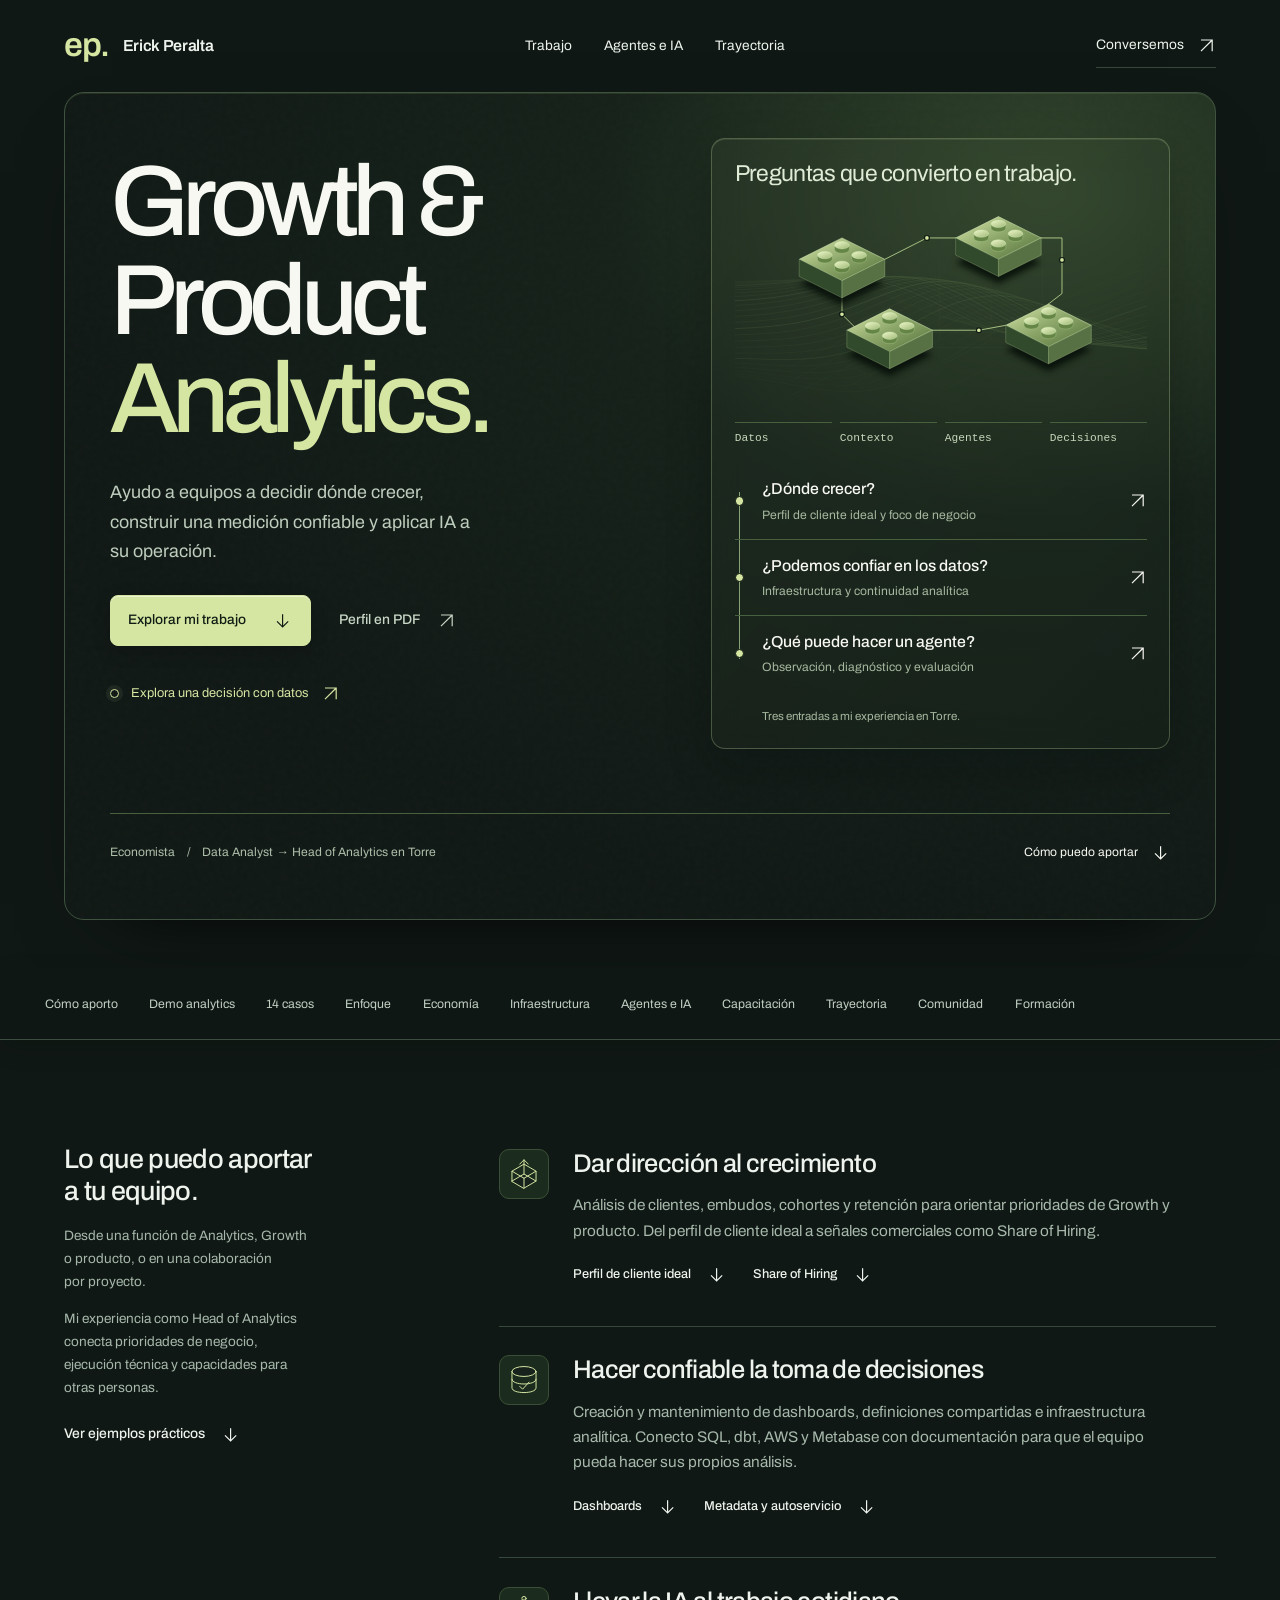
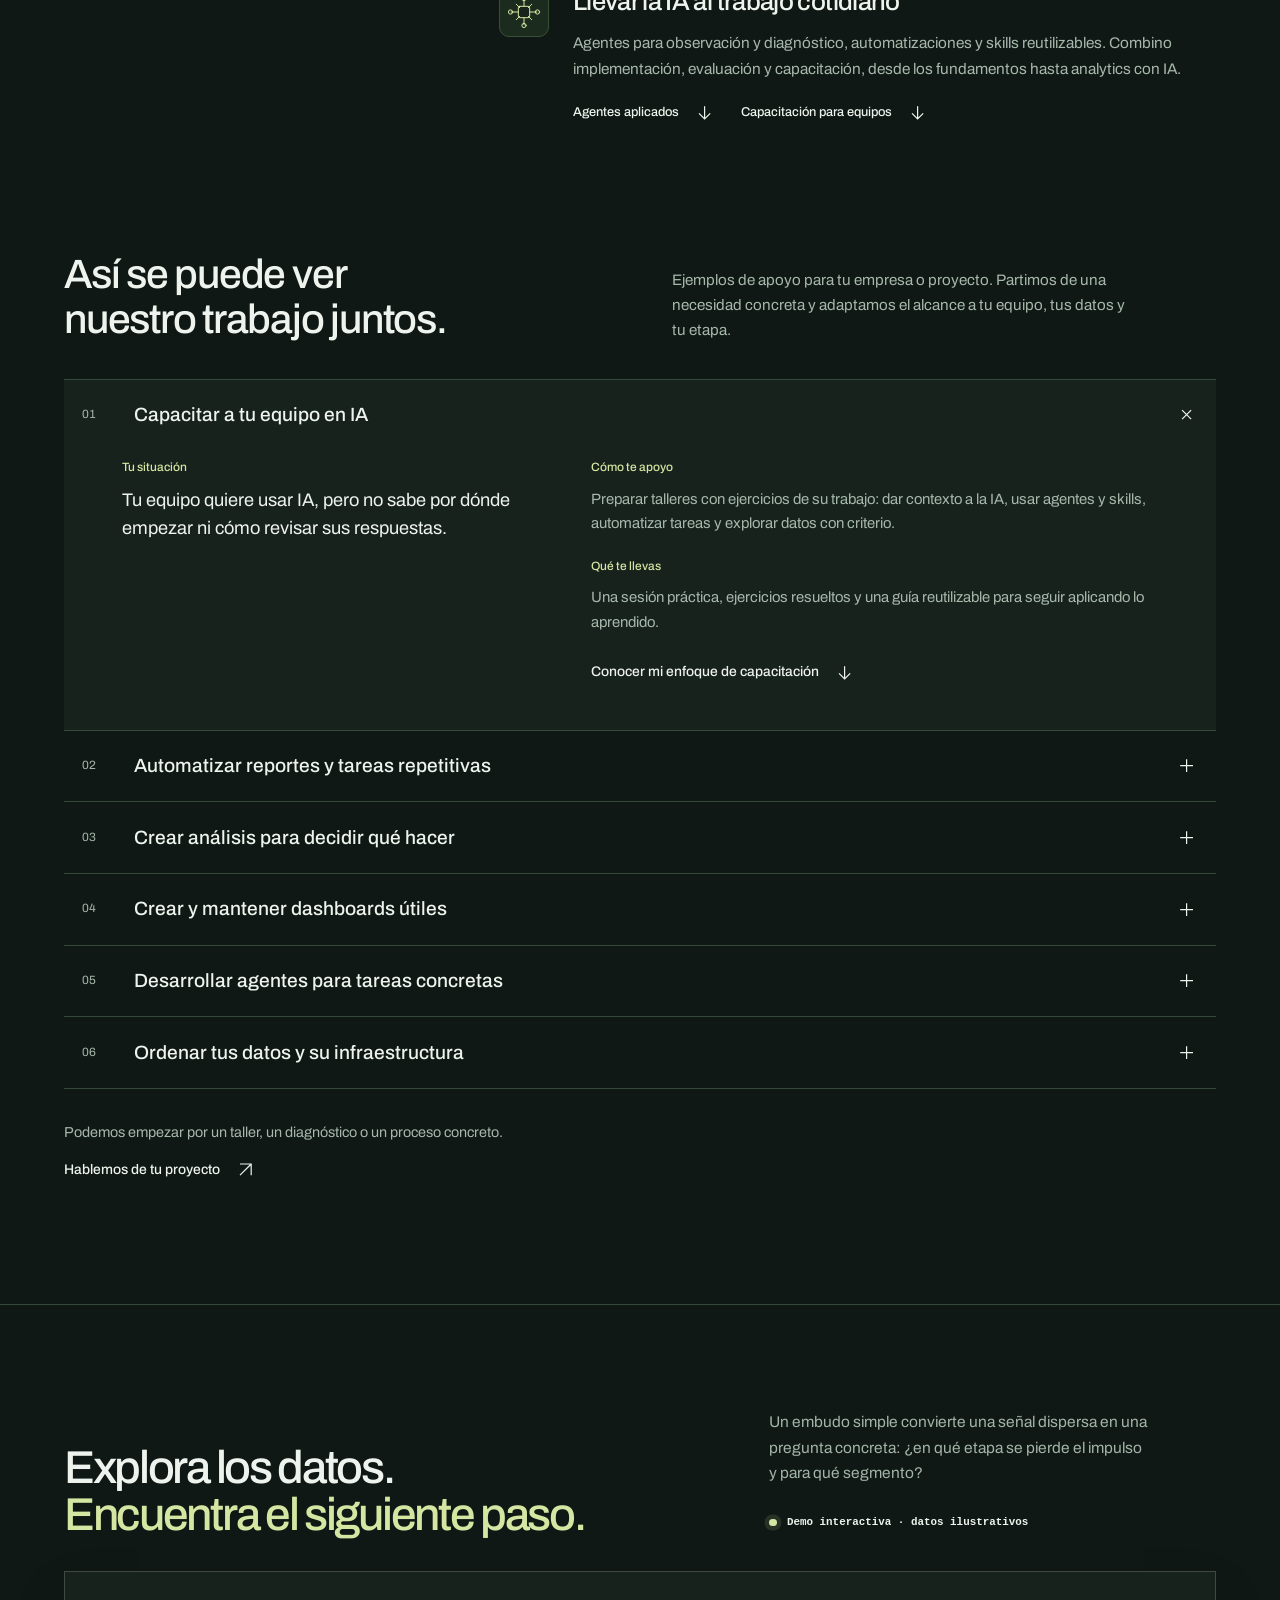
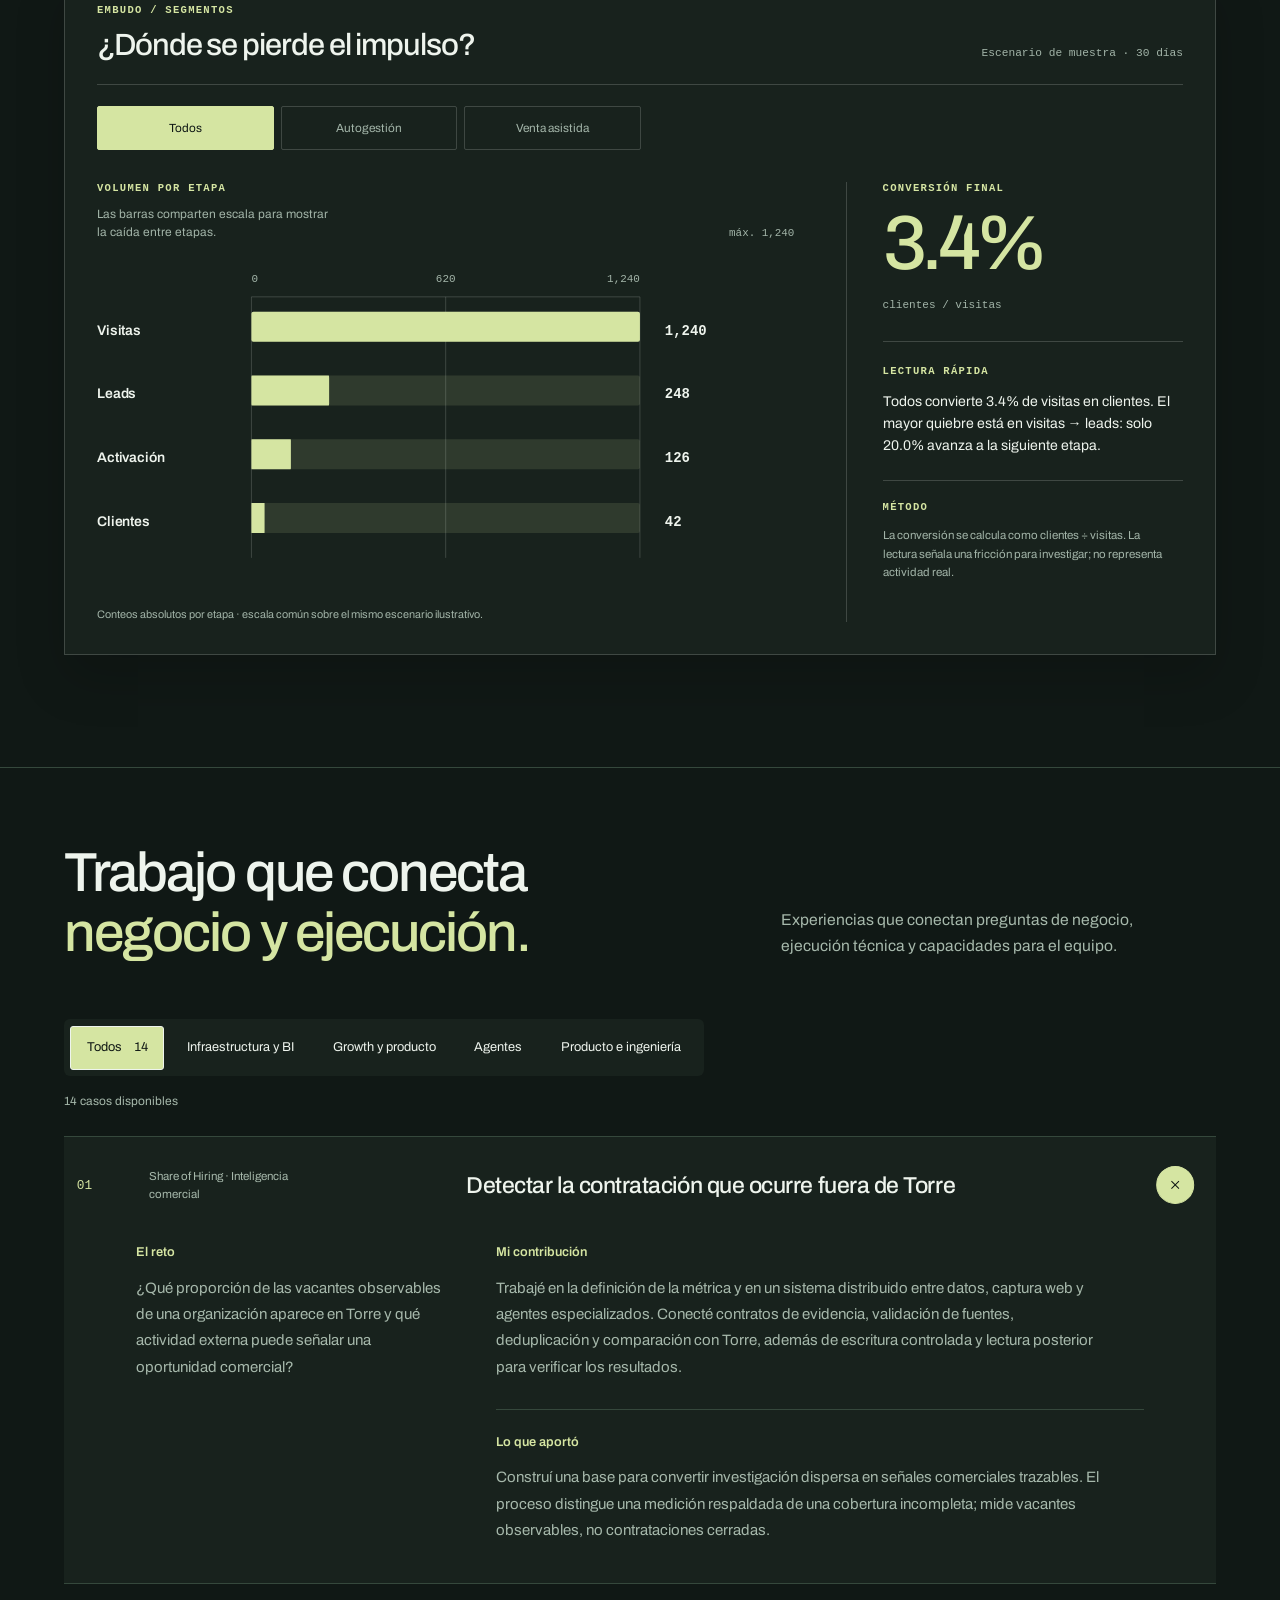
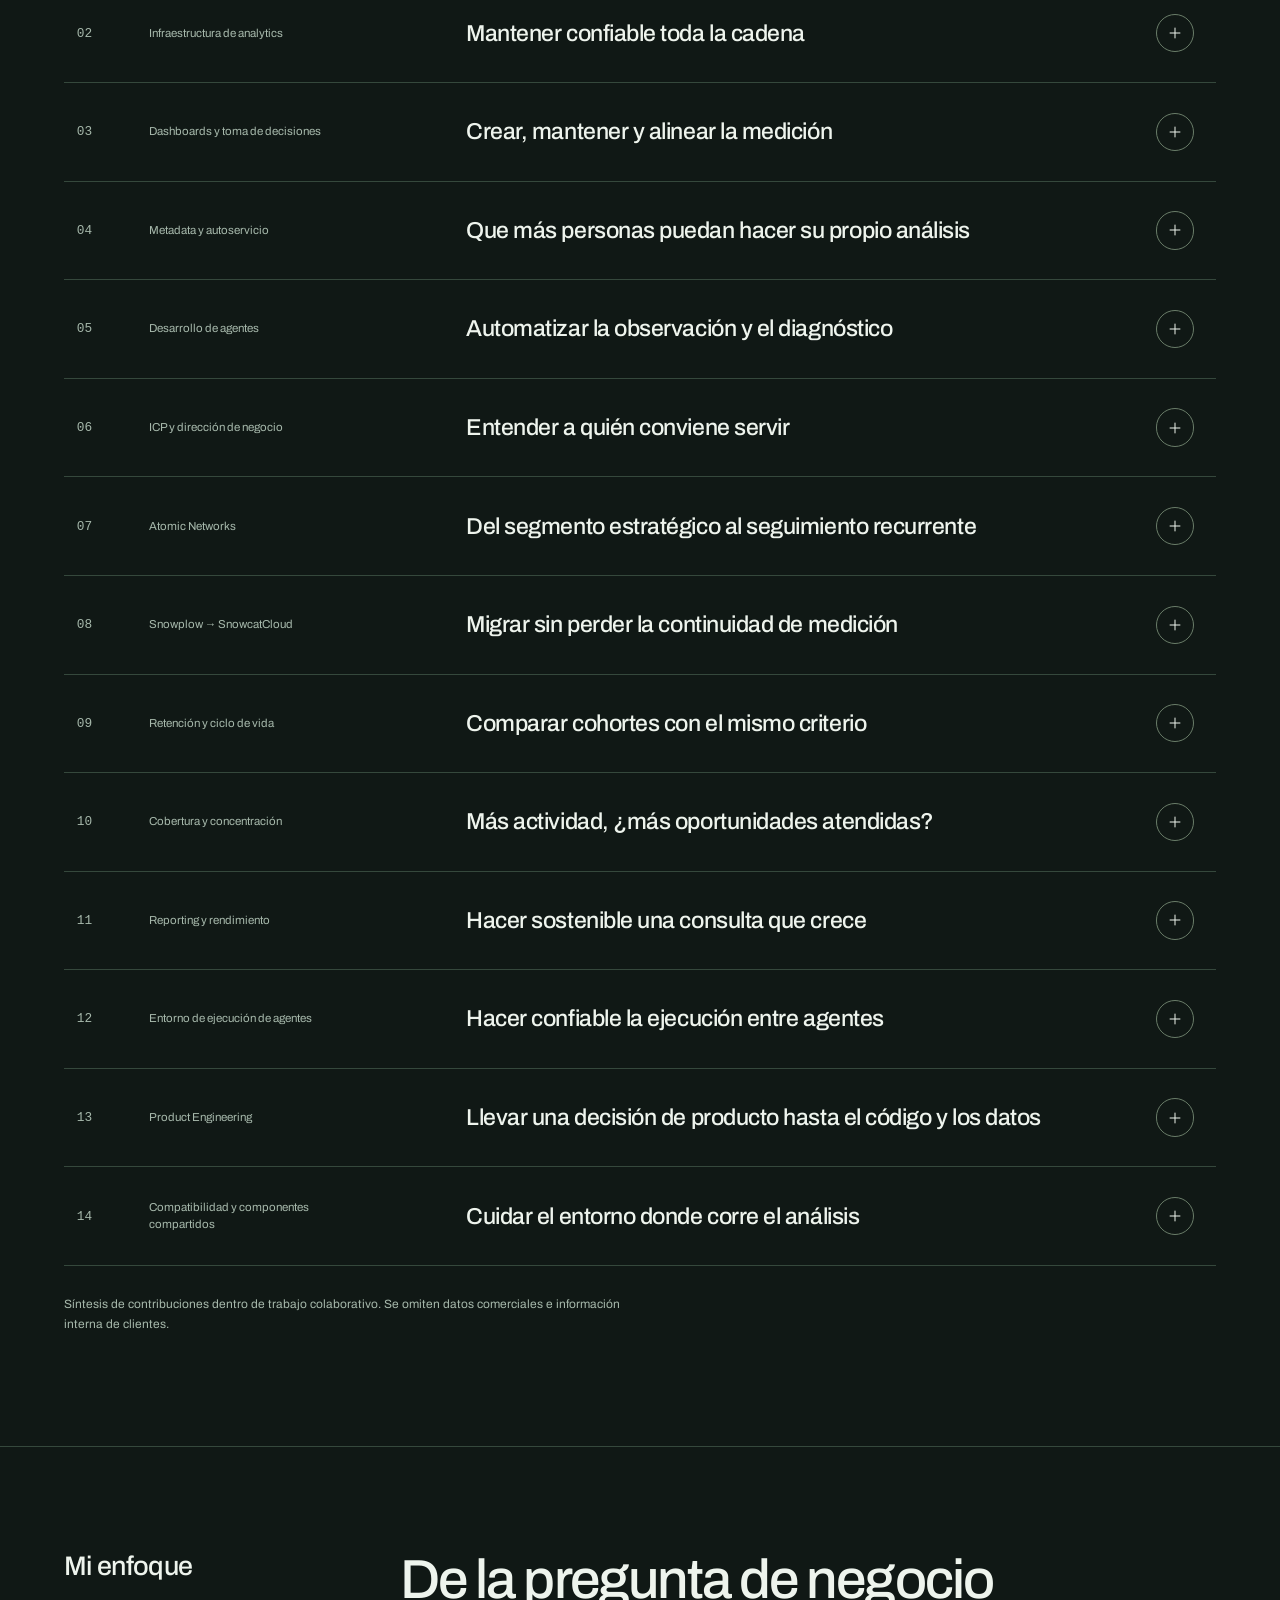
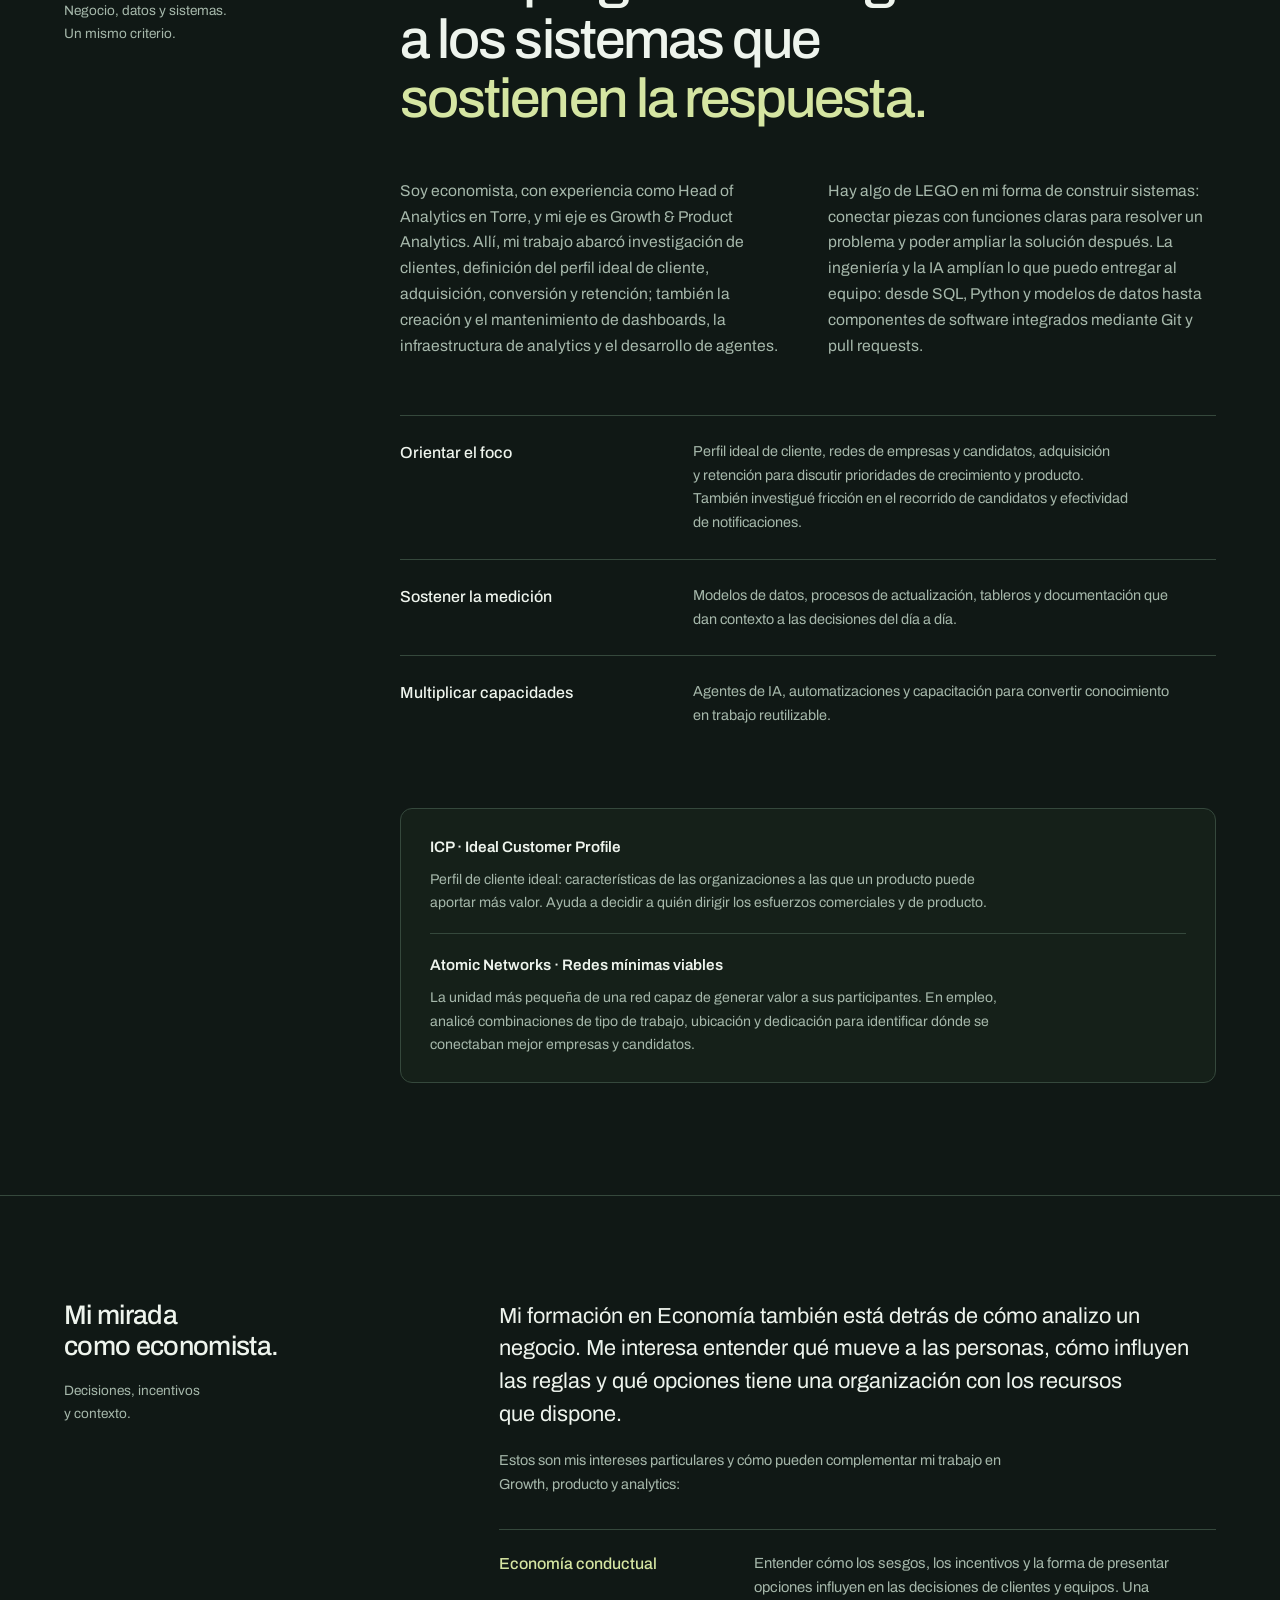
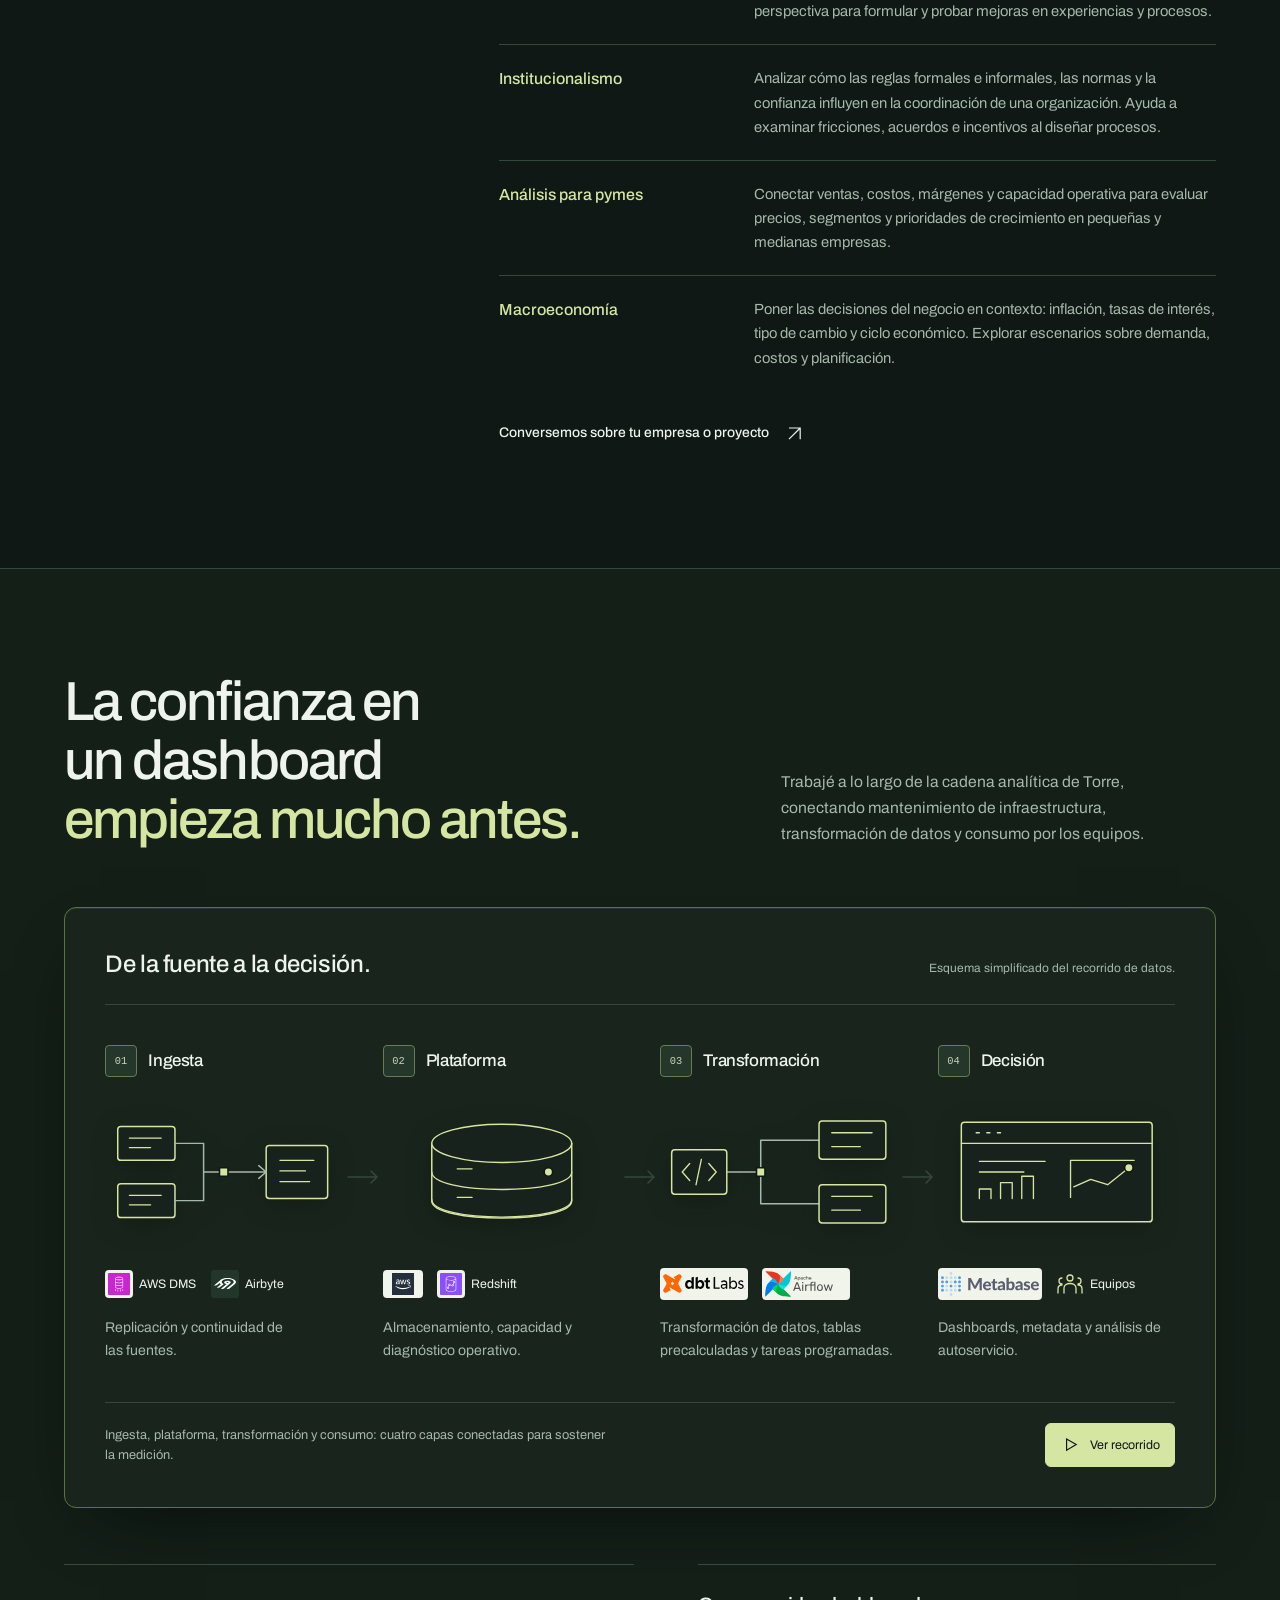
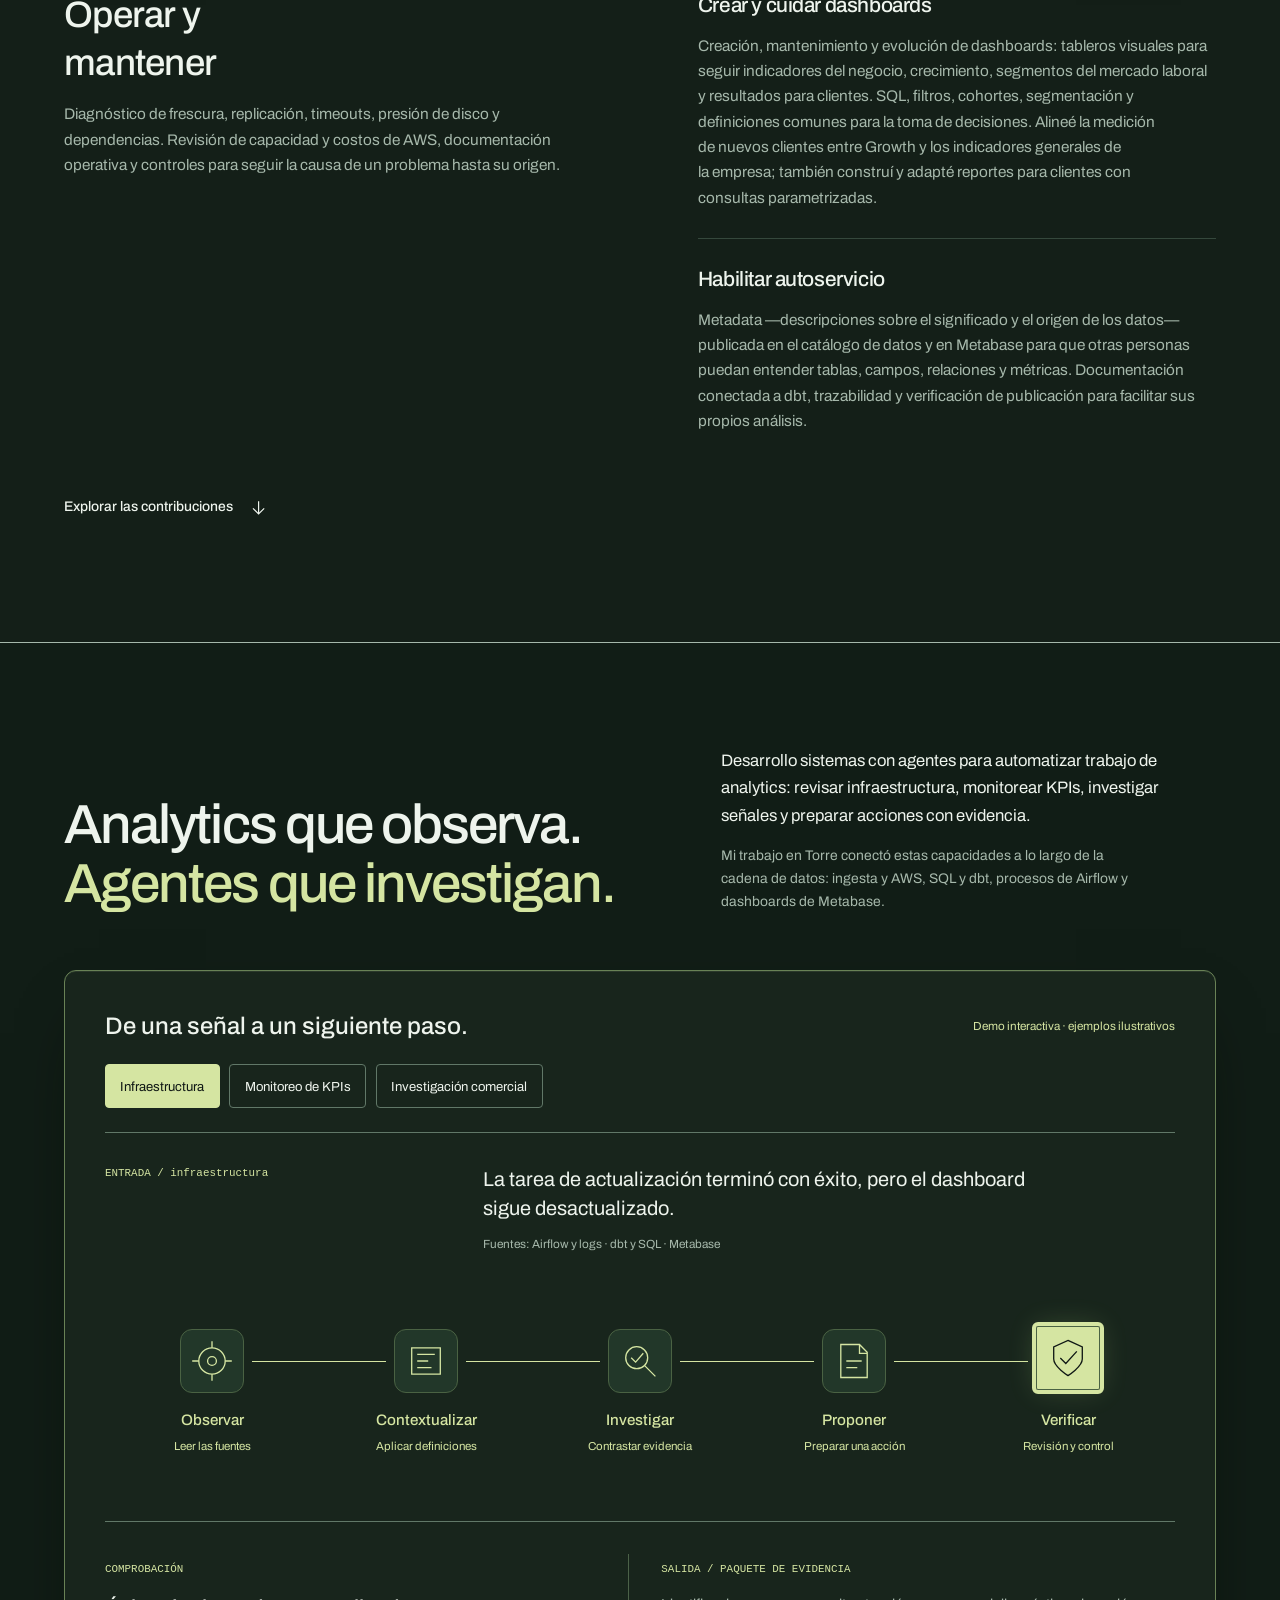
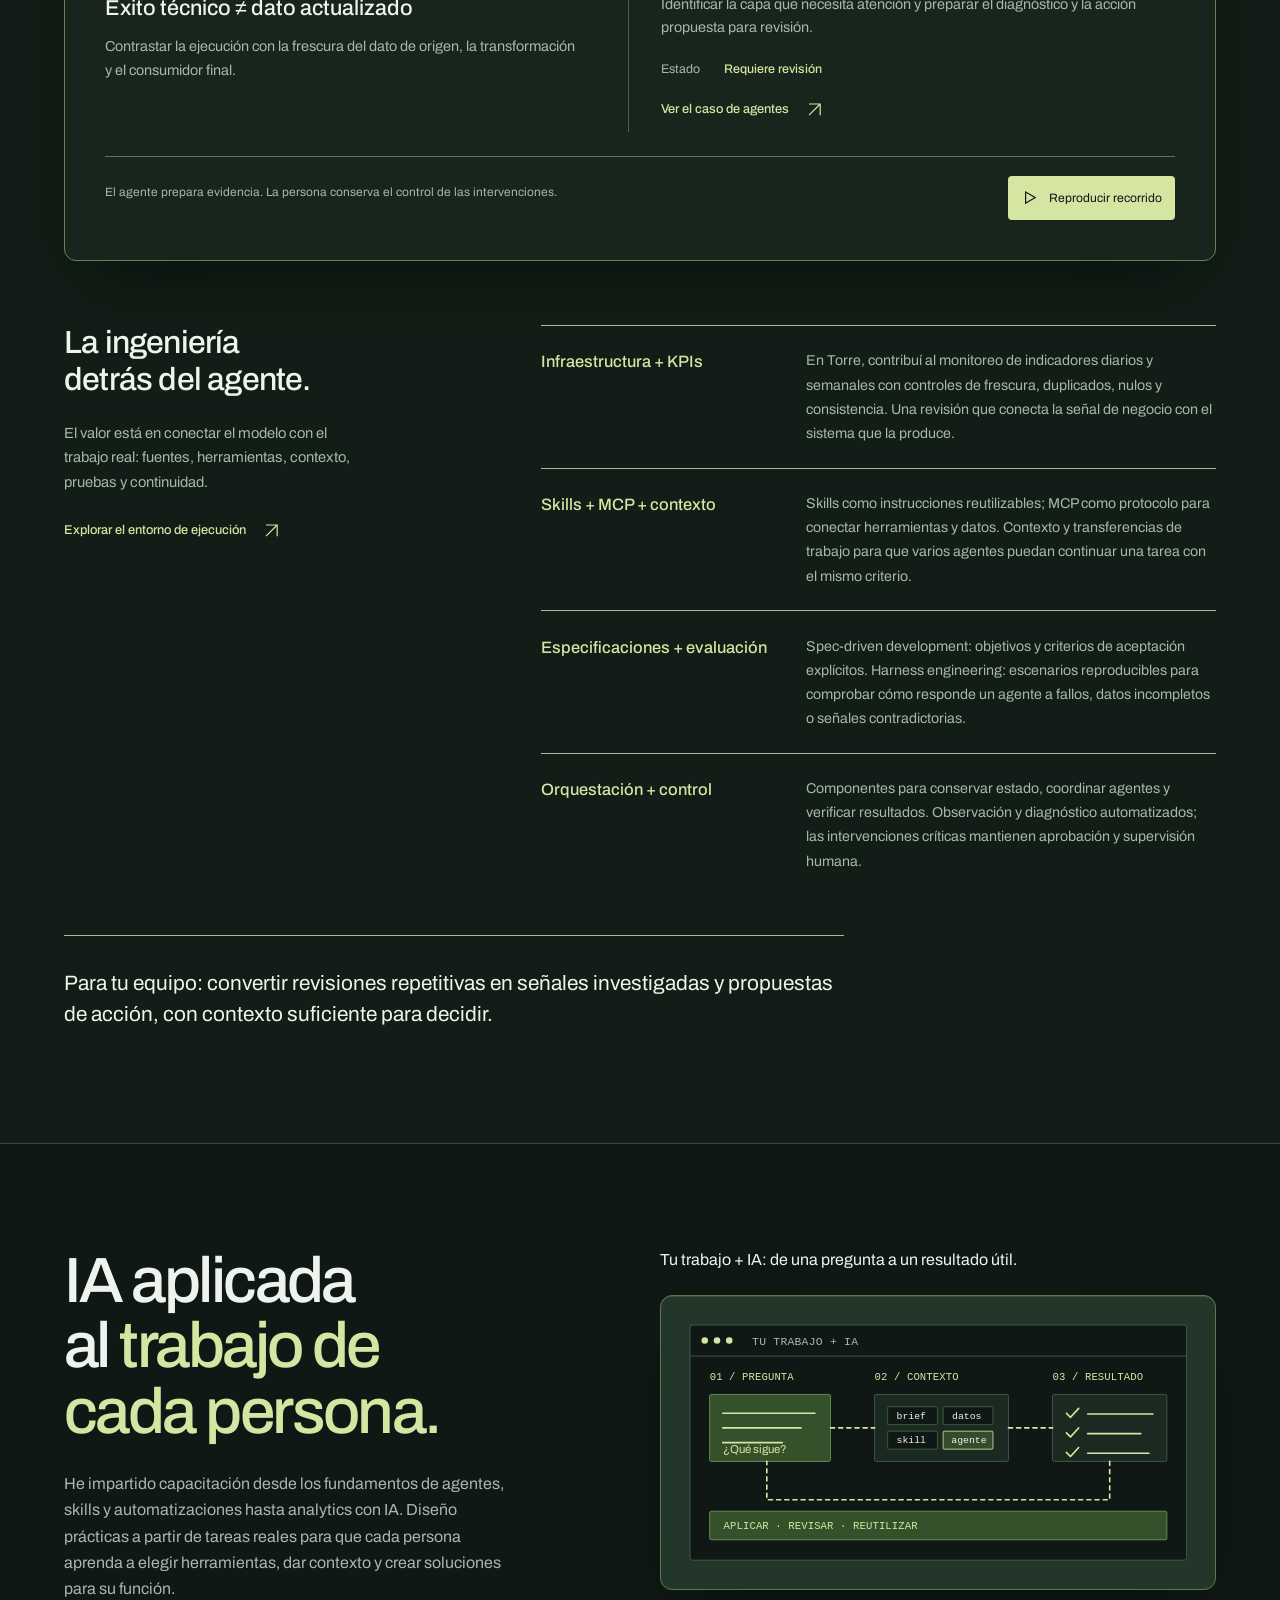
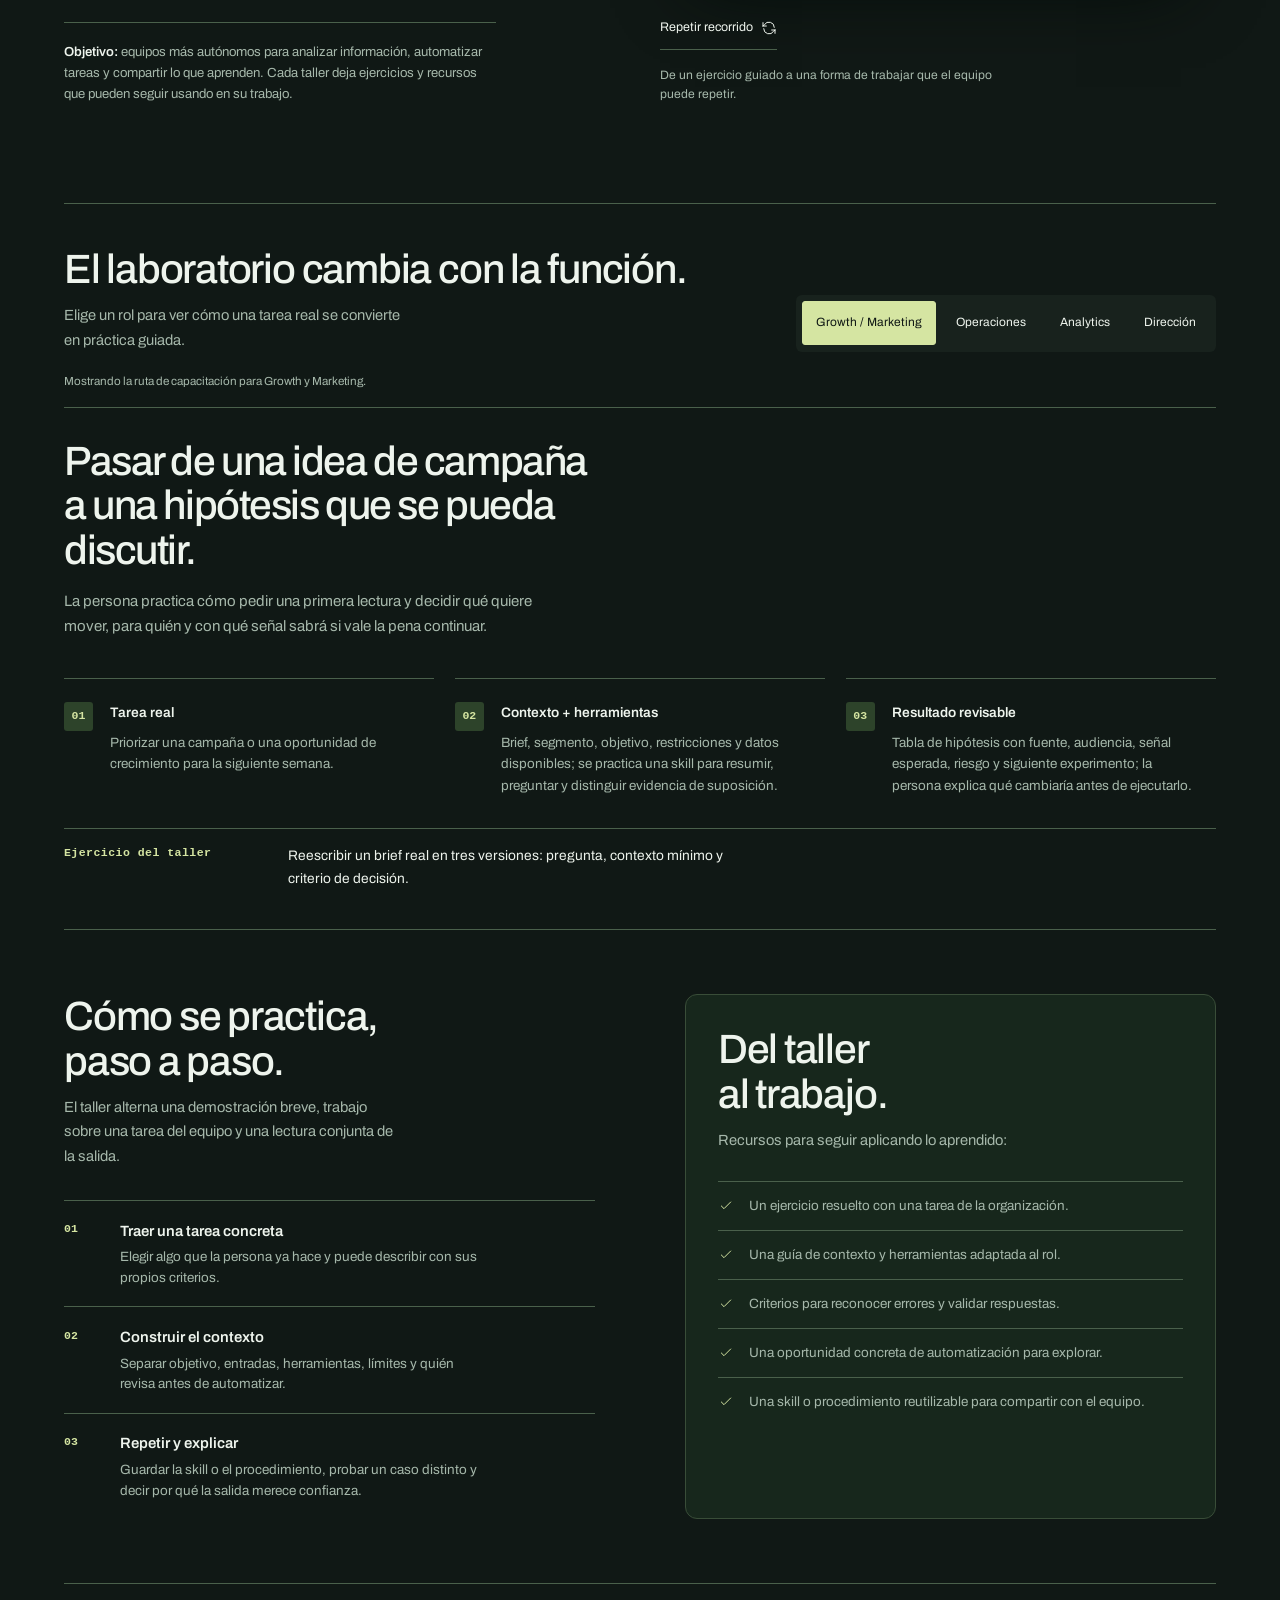
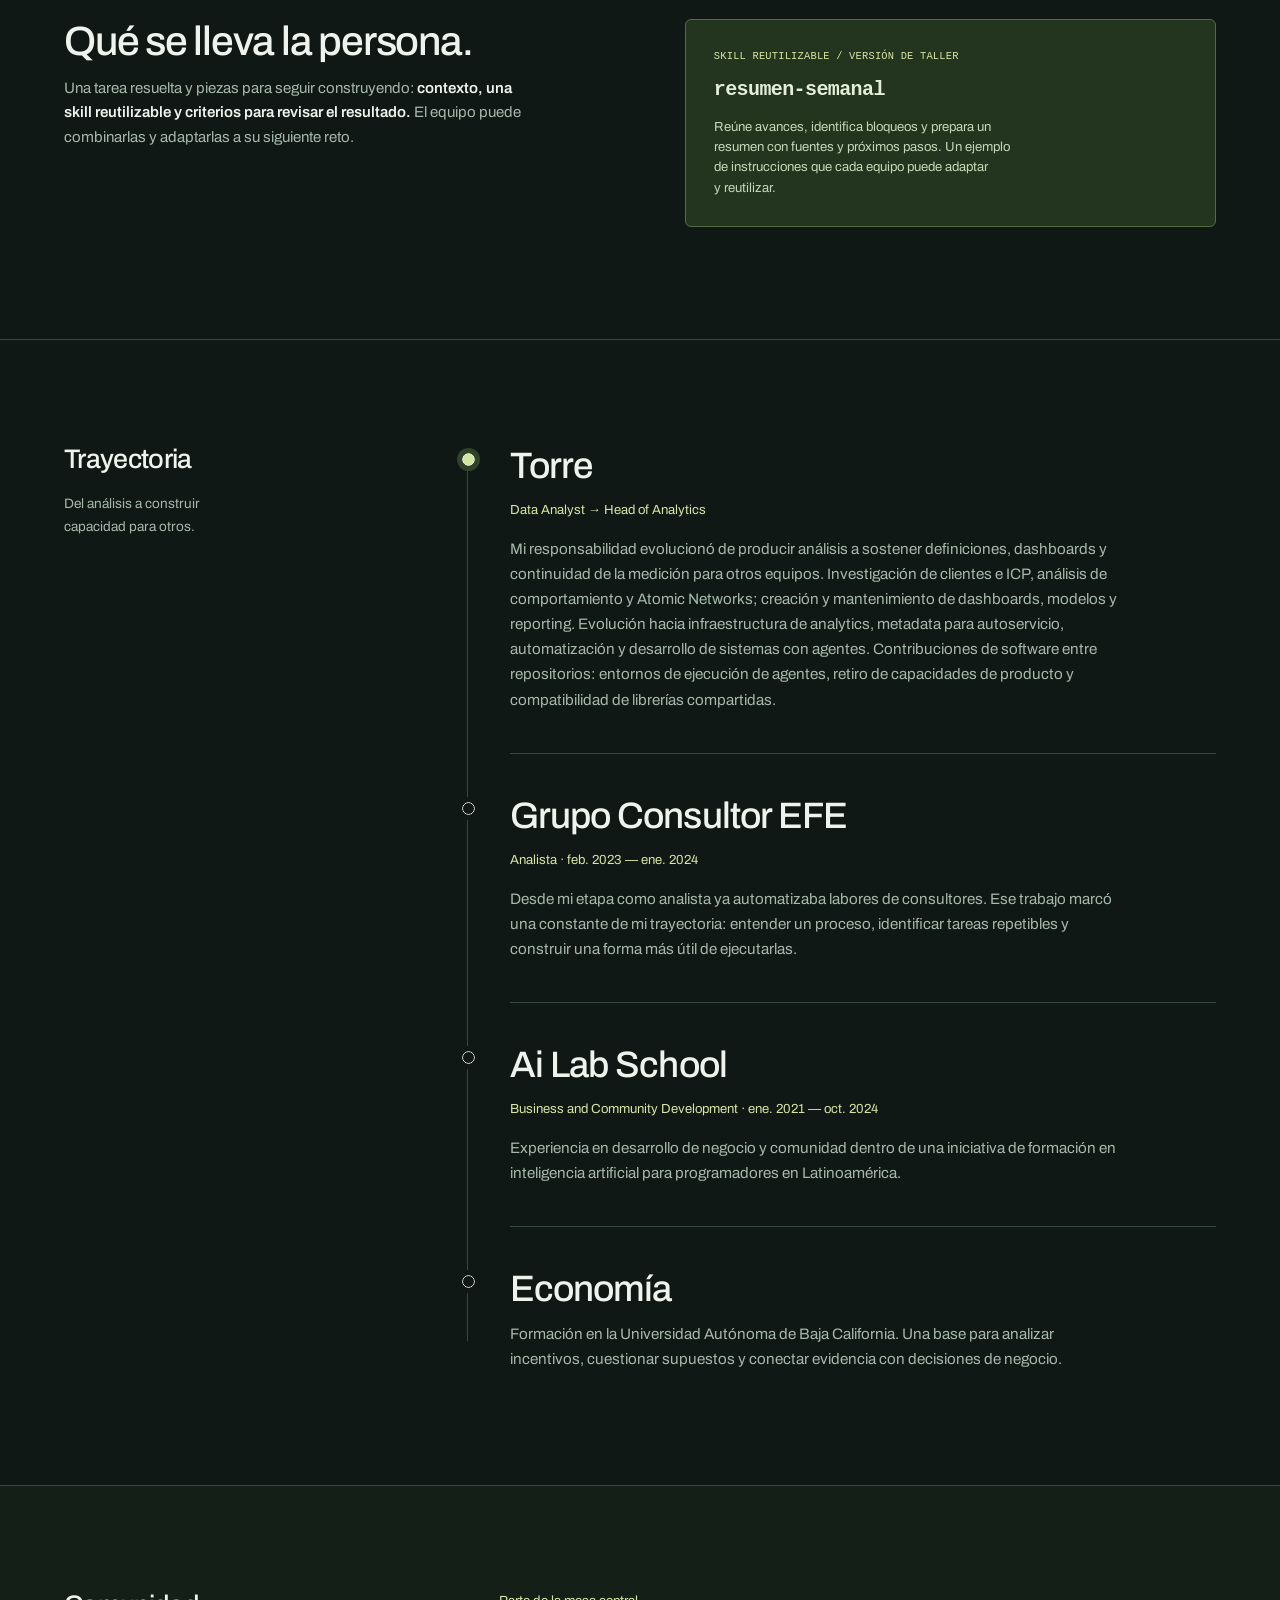
<file: index.html>
<!doctype html>
<html lang="es">
<head>
  <meta charset="utf-8">
  <meta name="viewport" content="width=device-width, initial-scale=1">
  <meta name="description" content="Erick Peralta conecta Growth y Product Analytics con infraestructura de analytics, dashboards, autoservicio y sistemas con agentes.">
  <title>Erick Peralta — Growth &amp; Product Analytics</title>
  <link rel="canonical" href="https://erickinorganico.github.io/">
  <meta name="theme-color" content="#101815">
  <meta property="og:type" content="website">
  <meta property="og:locale" content="es_MX">
  <meta property="og:title" content="Erick Peralta | Growth &amp; Product Analytics">
  <meta property="og:description" content="Datos, contexto y decisiones. Casos de Growth, producto, ingeniería de datos y automatización con IA.">
  <meta property="og:url" content="https://erickinorganico.github.io/">
  <meta property="og:image" content="https://erickinorganico.github.io/assets/social.png">
  <meta property="og:image:alt" content="Erick Peralta. Growth y Product Analytics. Datos, contexto y decisiones.">
  <meta name="twitter:card" content="summary_large_image">
  <link rel="icon" type="image/svg+xml" href="assets/favicon.svg">
  <link rel="preload" href="assets/fonts/archivo-latin.woff2" as="font" type="font/woff2" crossorigin>
  <link rel="stylesheet" href="styles.css">
  <link rel="stylesheet" href="agent-lab.css">
  <link rel="stylesheet" href="training-lab.css">
  <link rel="stylesheet" href="infra-flow.css">
  <link rel="stylesheet" href="hero-system.css">
  <link rel="stylesheet" href="tech-polish.css">
  <link rel="stylesheet" href="analytics-demo.css">
  <link rel="stylesheet" href="immersive.css">
  <script type="application/ld+json">{"@context":"https://schema.org","@type":"Person","name":"Erick Peralta","url":"https://erickinorganico.github.io/","sameAs":["https://www.linkedin.com/in/erickperalta5813/","https://github.com/erickinorganico"],"knowsAbout":["Growth Analytics","Product Analytics","SQL","dbt","Automatización con IA"]}</script>
  <script defer src="script.js"></script>
  <script defer src="agent-lab.js"></script>
  <script defer src="training-lab.js"></script>
  <script defer src="infra-flow.js"></script>
  <script defer src="hero-system.js"></script>
  <script defer src="analytics-demo.js"></script>
  <script defer src="immersive.js"></script>
</head>
<body>
  <svg class="icon-sprite" xmlns="http://www.w3.org/2000/svg" aria-hidden="true"><symbol id="icon-arrow" viewBox="0 0 24 24"><path d="M5 19 19 5M5 5h14v14"/></symbol><symbol id="icon-down" viewBox="0 0 24 24"><path d="M12 4v16m-7-7 7 7 7-7"/></symbol><symbol id="icon-plus" viewBox="0 0 24 24"><path d="M4 12h16M12 4v16"/></symbol></svg>
  <a class="skip-link" href="#contenido">Saltar al contenido</a>
  <header class="site-header">
    <a class="wordmark" href="#inicio" aria-label="Erick Peralta, inicio"><span class="monogram" aria-hidden="true">ep.</span><span>Erick Peralta</span></a>
    <nav aria-label="Navegación principal"><a href="#casos">Trabajo</a><a href="#agentes">Agentes e IA</a><a href="#trayectoria">Trayectoria</a></nav>
    <a class="header-link" href="#contacto">Conversemos <svg class="icon" aria-hidden="true"><use href="#icon-arrow"/></svg></a>
  </header>
  <main id="contenido" tabindex="-1">
    <section class="hero" id="inicio" aria-labelledby="hero-title">
      <div class="hero-copy">
        <h1 id="hero-title"><span class="type-mask"><span>Growth &amp;</span></span> <span class="type-mask"><span>Product</span></span> <span class="type-mask"><span class="hero-emphasis">Analytics.</span></span></h1>
        <p class="hero-lede">Ayudo a equipos a decidir dónde crecer, construir una medición confiable y aplicar IA a su operación.</p>
        <div class="hero-actions"><a class="button button-dark" href="#casos">Explorar mi trabajo <svg class="icon" aria-hidden="true"><use href="#icon-down"/></svg></a><a class="text-link" href="assets/erick-peralta-perfil.pdf" download="Erick-Peralta-Perfil.pdf">Perfil en PDF <svg class="icon" aria-hidden="true"><use href="#icon-arrow"/></svg></a></div>
        <a class="hero-lab-link" href="#laboratorio">Explora una decisión con datos <svg class="icon" aria-hidden="true"><use href="#icon-arrow"/></svg></a>
      </div>
      <aside class="work-map" aria-labelledby="map-title">
        <h2 id="map-title">Preguntas que<br> convierto en trabajo.</h2>
        <figure class="hero-system" data-hero-system aria-labelledby="hero-system-title">
          <canvas class="signal-field" aria-hidden="true"></canvas>
          <svg class="system-diagram" viewBox="0 0 560 360" role="img" aria-labelledby="hero-system-title hero-system-description">
            <title id="hero-system-title">Sistema modular para convertir datos en decisiones</title>
            <desc id="hero-system-description">Cuatro piezas de construcción con botones de encaje, inspiradas en LEGO, conectan Datos, Contexto, Agentes y Decisiones.</desc>
            <defs>
              <linearGradient id="brick-material" x1="0" y1="0" x2="1" y2="1"><stop stop-color="#dbe8ac"/><stop offset=".48" stop-color="#8ea86b"/><stop offset="1" stop-color="#547039"/></linearGradient>
              <linearGradient id="stud-material" x1="0" y1="0" x2=".8" y2="1"><stop stop-color="#ecf7c9"/><stop offset="1" stop-color="#a6be7e"/></linearGradient>
            </defs>
            <rect class="system-surface" x="8" y="8" width="544" height="344" rx="2" />
            <g class="system-grid" aria-hidden="true">
              <path d="M34 277 190 198 526 198" />
              <path d="M34 301 190 222 526 222" />
              <path d="M34 325 190 246 526 246" />
              <path d="M122 313 278 234 278 93" />
              <path d="M206 313 362 234 362 93" />
              <path d="M290 313 446 234 446 93" />
            </g>
            <g class="system-route" aria-hidden="true">
              <path class="system-connector" pathLength="1" d="M188 102 257 67H304" />
              <path class="system-connector" pathLength="1" d="M118 165v27l20 20" />
              <path class="system-connector" pathLength="1" d="M444 67h34v91l-22 17" />
              <path class="system-connector" pathLength="1" d="M266 218h76l44-8" />
              <circle class="system-route-node" cx="257" cy="67" r="4" />
              <circle class="system-route-node" cx="118" cy="192" r="4" />
              <circle class="system-route-node" cx="478" cy="103" r="4" />
              <circle class="system-route-node" cx="342" cy="218" r="4" />
            </g>
            <g class="hero-module" data-hero-part="datos">
              <path class="module-shadow" d="M48 136 118 101 188 136 118 171Z" />
              <path class="module-top" d="M48 102 118 67 188 102 118 137Z" />
              <path class="module-left" d="M48 102 118 137v28l-70-35Z" />
              <path class="module-right" d="M118 137 188 102v28l-70 35Z" />

              <g class="brick-stud"><path class="brick-stud-side" d="M106 79v7a12 6 0 0 0 24 0v-7Z"/><ellipse class="brick-stud-top" cx="118" cy="79" rx="12" ry="6"/></g>
              <g class="brick-stud"><path class="brick-stud-side" d="M78 95v7a12 6 0 0 0 24 0v-7Z"/><ellipse class="brick-stud-top" cx="90" cy="95" rx="12" ry="6"/></g>
              <g class="brick-stud"><path class="brick-stud-side" d="M134 95v7a12 6 0 0 0 24 0v-7Z"/><ellipse class="brick-stud-top" cx="146" cy="95" rx="12" ry="6"/></g>
              <g class="brick-stud"><path class="brick-stud-side" d="M106 111v7a12 6 0 0 0 24 0v-7Z"/><ellipse class="brick-stud-top" cx="118" cy="111" rx="12" ry="6"/></g>
            </g>
            <g class="hero-module" data-hero-part="contexto">
              <path class="module-shadow" d="M304 101 374 66 444 101 374 136Z" />
              <path class="module-top" d="M304 67 374 32 444 67 374 102Z" />
              <path class="module-left" d="M304 67 374 102v28l-70-35Z" />
              <path class="module-right" d="M374 102 444 67v28l-70 35Z" />

              <g class="brick-stud"><path class="brick-stud-side" d="M362 44v7a12 6 0 0 0 24 0v-7Z"/><ellipse class="brick-stud-top" cx="374" cy="44" rx="12" ry="6"/></g>
              <g class="brick-stud"><path class="brick-stud-side" d="M334 60v7a12 6 0 0 0 24 0v-7Z"/><ellipse class="brick-stud-top" cx="346" cy="60" rx="12" ry="6"/></g>
              <g class="brick-stud"><path class="brick-stud-side" d="M390 60v7a12 6 0 0 0 24 0v-7Z"/><ellipse class="brick-stud-top" cx="402" cy="60" rx="12" ry="6"/></g>
              <g class="brick-stud"><path class="brick-stud-side" d="M362 76v7a12 6 0 0 0 24 0v-7Z"/><ellipse class="brick-stud-top" cx="374" cy="76" rx="12" ry="6"/></g>
            </g>
            <g class="hero-module" data-hero-part="agentes">
              <path class="module-shadow" d="M126 252 196 217 266 252 196 287Z" />
              <path class="module-top" d="M126 218 196 183 266 218 196 253Z" />
              <path class="module-left" d="M126 218 196 253v28l-70-35Z" />
              <path class="module-right" d="M196 253 266 218v28l-70 35Z" />

              <g class="brick-stud"><path class="brick-stud-side" d="M184 195v7a12 6 0 0 0 24 0v-7Z"/><ellipse class="brick-stud-top" cx="196" cy="195" rx="12" ry="6"/></g>
              <g class="brick-stud"><path class="brick-stud-side" d="M156 211v7a12 6 0 0 0 24 0v-7Z"/><ellipse class="brick-stud-top" cx="168" cy="211" rx="12" ry="6"/></g>
              <g class="brick-stud"><path class="brick-stud-side" d="M212 211v7a12 6 0 0 0 24 0v-7Z"/><ellipse class="brick-stud-top" cx="224" cy="211" rx="12" ry="6"/></g>
              <g class="brick-stud"><path class="brick-stud-side" d="M184 227v7a12 6 0 0 0 24 0v-7Z"/><ellipse class="brick-stud-top" cx="196" cy="227" rx="12" ry="6"/></g>
            </g>
            <g class="hero-module" data-hero-part="decisiones">
              <path class="module-shadow" d="M386 244 456 209 526 244 456 279Z" />
              <path class="module-top" d="M386 210 456 175 526 210 456 245Z" />
              <path class="module-left" d="M386 210 456 245v28l-70-35Z" />
              <path class="module-right" d="M456 245 526 210v28l-70 35Z" />

              <g class="brick-stud"><path class="brick-stud-side" d="M444 187v7a12 6 0 0 0 24 0v-7Z"/><ellipse class="brick-stud-top" cx="456" cy="187" rx="12" ry="6"/></g>
              <g class="brick-stud"><path class="brick-stud-side" d="M416 203v7a12 6 0 0 0 24 0v-7Z"/><ellipse class="brick-stud-top" cx="428" cy="203" rx="12" ry="6"/></g>
              <g class="brick-stud"><path class="brick-stud-side" d="M472 203v7a12 6 0 0 0 24 0v-7Z"/><ellipse class="brick-stud-top" cx="484" cy="203" rx="12" ry="6"/></g>
              <g class="brick-stud"><path class="brick-stud-side" d="M444 219v7a12 6 0 0 0 24 0v-7Z"/><ellipse class="brick-stud-top" cx="456" cy="219" rx="12" ry="6"/></g>
            </g>
          </svg>
          <figcaption class="system-key">
            <span data-system-key="datos">Datos</span>
            <span data-system-key="contexto">Contexto</span>
            <span data-system-key="agentes">Agentes</span>
            <span data-system-key="decisiones">Decisiones</span>
          </figcaption>
        </figure>
        <div class="map-links">
          <a href="#caso-6" data-hero-part="decisiones"><span class="map-node" aria-hidden="true"></span><span><strong>¿Dónde crecer?</strong><small>Perfil de cliente ideal y foco de negocio</small></span><svg class="icon" aria-hidden="true"><use href="#icon-arrow"/></svg></a>
          <a href="#caso-2" data-hero-part="datos"><span class="map-node" aria-hidden="true"></span><span><strong>¿Podemos confiar en los datos?</strong><small>Infraestructura y continuidad analítica</small></span><svg class="icon" aria-hidden="true"><use href="#icon-arrow"/></svg></a>
          <a href="#caso-5" data-hero-part="agentes"><span class="map-node" aria-hidden="true"></span><span><strong>¿Qué puede hacer un agente?</strong><small>Observación, diagnóstico y evaluación</small></span><svg class="icon" aria-hidden="true"><use href="#icon-arrow"/></svg></a>
        </div>
        <p class="map-caption">Tres entradas a mi experiencia en Torre.</p>
      </aside>
      <div class="hero-foot"><p>Economista <span aria-hidden="true">/</span> Data Analyst → Head of Analytics en Torre</p><a href="#aportacion">Cómo puedo aportar <svg class="icon" aria-hidden="true"><use href="#icon-down"/></svg></a></div>
    </section>

    <nav class="chapter-nav" aria-label="Explorar el perfil"><a href="#aportacion">Cómo aporto</a><a href="#laboratorio">Demo analytics</a><a href="#casos">14 casos</a><a href="#enfoque">Enfoque</a><a href="#economia">Economía</a><a href="#infraestructura">Infraestructura</a><a href="#agentes">Agentes e IA</a><a href="#capacitacion">Capacitación</a><a href="#trayectoria">Trayectoria</a><a href="#comunidad">Comunidad</a><a href="#formacion">Formación</a></nav>

    <section class="contribution section-rule" id="aportacion" aria-labelledby="contribution-title">
      <div class="section-aside"><h2 id="contribution-title">Lo que puedo aportar<br>  a tu equipo.</h2><p>Desde una función de Analytics, Growth o producto, o en una colaboración por proyecto.</p><p>Mi experiencia como Head of Analytics conecta prioridades de negocio, ejecución técnica y capacidades para otras personas.</p><a class="text-link" href="#ejemplos">Ver ejemplos prácticos <svg class="icon" aria-hidden="true"><use href="#icon-down"/></svg></a></div>
      <div class="contribution-list">
        <article><svg class="capability-mark" viewBox="0 0 48 48" aria-hidden="true"><path class="mark-plane" d="M7 34 24 24 41 34 24 44Z"/><path d="M7 34V20l17 10 17-10v14M24 30v14M7 20 24 10l17 10M24 24V4m-6 6 6-6 6 6"/></svg><h3>Dar dirección al crecimiento</h3><p>Análisis de clientes, embudos, cohortes y retención para orientar prioridades de Growth y producto. Del perfil de cliente ideal a señales comerciales como Share of Hiring.</p><div class="contribution-links"><a class="text-link" href="#caso-6">Perfil de cliente ideal <svg class="icon" aria-hidden="true"><use href="#icon-down"/></svg></a><a class="text-link" href="#caso-1">Share of Hiring <svg class="icon" aria-hidden="true"><use href="#icon-down"/></svg></a></div></article>
        <article><svg class="capability-mark" viewBox="0 0 48 48" aria-hidden="true"><ellipse class="mark-plane" cx="24" cy="12" rx="17" ry="7"/><path d="M7 12v23c0 9 34 9 34 0V12M7 23c0 9 34 9 34 0"/><path d="m18 33 4 4 9-10"/></svg><h3>Hacer confiable la toma de decisiones</h3><p>Creación y mantenimiento de dashboards, definiciones compartidas e infraestructura analítica. Conecto SQL, dbt, AWS y Metabase con documentación para que el equipo pueda hacer sus propios análisis.</p><div class="contribution-links"><a class="text-link" href="#caso-3">Dashboards <svg class="icon" aria-hidden="true"><use href="#icon-down"/></svg></a><a class="text-link" href="#caso-4">Metadata y autoservicio <svg class="icon" aria-hidden="true"><use href="#icon-down"/></svg></a></div></article>
        <article><svg class="capability-mark" viewBox="0 0 48 48" aria-hidden="true"><rect class="mark-plane" x="16" y="16" width="16" height="16" rx="2"/><path d="M24 16V6m0 26v10M16 24H6m26 0h10M13 13l5 5m12 12 5 5M35 13l-5 5M13 35l5-5"/><circle cx="24" cy="5" r="3"/><circle cx="43" cy="24" r="3"/><circle cx="24" cy="43" r="3"/><circle cx="5" cy="24" r="3"/></svg><h3>Llevar la IA al trabajo cotidiano</h3><p>Agentes para observación y diagnóstico, automatizaciones y skills reutilizables. Combino implementación, evaluación y capacitación, desde los fundamentos hasta analytics con IA.</p><div class="contribution-links"><a class="text-link" href="#caso-5">Agentes aplicados <svg class="icon" aria-hidden="true"><use href="#icon-down"/></svg></a><a class="text-link" href="#capacitacion">Capacitación para equipos <svg class="icon" aria-hidden="true"><use href="#icon-down"/></svg></a></div></article>
      </div>
      <div class="practical-examples" id="ejemplos" aria-labelledby="examples-title"><div class="examples-heading"><h3 id="examples-title">Así se puede ver<br>  nuestro trabajo juntos.</h3><p>Ejemplos de apoyo para tu empresa o proyecto. Partimos de una necesidad concreta y adaptamos el alcance a tu equipo, tus datos y tu etapa.</p></div><div class="example-list"><details class="service-example" open><summary><span class="example-number" aria-hidden="true">01</span><h4>Capacitar a tu equipo en IA</h4><svg class="icon example-icon" aria-hidden="true"><use href="#icon-plus"/></svg></summary><div class="example-body"><p class="example-situation"><span>Tu situación</span>Tu equipo quiere usar IA, pero no sabe por dónde empezar ni cómo revisar sus respuestas.</p><div><dl><div><dt>Cómo te apoyo</dt><dd>Preparar talleres con ejercicios de su trabajo: dar contexto a la IA, usar agentes y skills, automatizar tareas y explorar datos con criterio.</dd></div><div><dt>Qué te llevas</dt><dd>Una sesión práctica, ejercicios resueltos y una guía reutilizable para seguir aplicando lo aprendido.</dd></div></dl><a class="text-link" href="#capacitacion">Conocer mi enfoque de capacitación <svg class="icon" aria-hidden="true"><use href="#icon-down"/></svg></a></div></div></details><details class="service-example"><summary><span class="example-number" aria-hidden="true">02</span><h4>Automatizar reportes y tareas repetitivas</h4><svg class="icon example-icon" aria-hidden="true"><use href="#icon-plus"/></svg></summary><div class="example-body"><p class="example-situation"><span>Tu situación</span>Cada semana alguien descarga archivos, copia datos y arma el mismo reporte a mano.</p><div><dl><div><dt>Cómo te apoyo</dt><dd>Revisar el proceso, conectar sus fuentes y automatizar la limpieza, consolidación y preparación de reportes, con validaciones y revisión humana donde haga falta.</dd></div><div><dt>Qué te llevas</dt><dd>Un flujo documentado que puedas ejecutar de nuevo, con controles para detectar datos faltantes o resultados inesperados.</dd></div></dl><a class="text-link" href="#trayectoria">Ver mi experiencia en automatización <svg class="icon" aria-hidden="true"><use href="#icon-down"/></svg></a></div></div></details><details class="service-example"><summary><span class="example-number" aria-hidden="true">03</span><h4>Crear análisis para decidir qué hacer</h4><svg class="icon example-icon" aria-hidden="true"><use href="#icon-plus"/></svg></summary><div class="example-body"><p class="example-situation"><span>Tu situación</span>Quieres entender por qué los clientes abandonan, dónde se pierde una conversión o qué segmento conviene priorizar.</p><div><dl><div><dt>Cómo te apoyo</dt><dd>Convertir la pregunta en un análisis de embudos, cohortes, retención o perfil de cliente ideal, revisando la calidad de los datos y los supuestos.</dd></div><div><dt>Qué te llevas</dt><dd>Un análisis reproducible, hallazgos explicados y recomendaciones priorizadas con sus límites y próximos pasos.</dd></div></dl><a class="text-link" href="#caso-6">Explorar el caso de perfil de cliente ideal <svg class="icon" aria-hidden="true"><use href="#icon-down"/></svg></a></div></div></details><details class="service-example"><summary><span class="example-number" aria-hidden="true">04</span><h4>Crear y mantener dashboards útiles</h4><svg class="icon example-icon" aria-hidden="true"><use href="#icon-plus"/></svg></summary><div class="example-body"><p class="example-situation"><span>Tu situación</span>El equipo consulta varias hojas de cálculo y cada área presenta una cifra distinta.</p><div><dl><div><dt>Cómo te apoyo</dt><dd>Acordar indicadores y definiciones, construir tableros con filtros y dar mantenimiento a las consultas y a su actualización.</dd></div><div><dt>Qué te llevas</dt><dd>Un dashboard para tus decisiones habituales, un diccionario de métricas y una rutina de actualización y revisión.</dd></div></dl><a class="text-link" href="#caso-3">Ver mi trabajo con dashboards <svg class="icon" aria-hidden="true"><use href="#icon-down"/></svg></a></div></div></details><details class="service-example"><summary><span class="example-number" aria-hidden="true">05</span><h4>Desarrollar agentes para tareas concretas</h4><svg class="icon example-icon" aria-hidden="true"><use href="#icon-plus"/></svg></summary><div class="example-body"><p class="example-situation"><span>Tu situación</span>Tu equipo repite investigaciones, revisiones de información o diagnósticos que requieren consultar varias fuentes.</p><div><dl><div><dt>Cómo te apoyo</dt><dd>Diseñar un agente con contexto, herramientas y skills para recopilar evidencia y preparar una respuesta o propuesta, con criterios de evaluación y supervisión.</dd></div><div><dt>Qué te llevas</dt><dd>Un agente para un alcance definido, instrucciones reutilizables, pruebas y reglas para escalar a una persona.</dd></div></dl><a class="text-link" href="#caso-5">Ver un caso de agentes aplicados <svg class="icon" aria-hidden="true"><use href="#icon-down"/></svg></a></div></div></details><details class="service-example"><summary><span class="example-number" aria-hidden="true">06</span><h4>Ordenar tus datos y su infraestructura</h4><svg class="icon example-icon" aria-hidden="true"><use href="#icon-plus"/></svg></summary><div class="example-body"><p class="example-situation"><span>Tu situación</span>Un reporte se queda desactualizado, una consulta tarda demasiado o nadie sabe qué significa un campo.</p><div><dl><div><dt>Cómo te apoyo</dt><dd>Revisar el recorrido de los datos, diagnosticar problemas de actualización o rendimiento y documentar modelos, relaciones y métricas para facilitar el autoservicio.</dd></div><div><dt>Qué te llevas</dt><dd>Un diagnóstico priorizado, mejoras según el alcance acordado y documentación para consultar los datos con contexto.</dd></div></dl><a class="text-link" href="#infraestructura">Conocer mi trabajo en infraestructura <svg class="icon" aria-hidden="true"><use href="#icon-down"/></svg></a></div></div></details></div><p class="examples-next">Podemos empezar por un taller, un diagnóstico o un proceso concreto.</p><a class="text-link" href="#contacto">Hablemos de tu proyecto <svg class="icon" aria-hidden="true"><use href="#icon-arrow"/></svg></a></div>
    </section>
    <section class="analytics-demo section-rule" id="laboratorio" aria-labelledby="analytics-demo-title">
  <div class="analytics-demo-inner">
    <div class="analytics-demo-intro">
      <div>
        <h2 id="analytics-demo-title">Explora los datos.<br><em>Encuentra el siguiente paso.</em></h2>
      </div>
      <div class="analytics-demo-intro-copy">
        <p>Un embudo simple convierte una señal dispersa en una pregunta concreta: ¿en qué etapa se pierde el impulso y para qué segmento?</p>
        <span class="analytics-demo-disclaimer">Demo interactiva · datos ilustrativos</span>
      </div>
    </div>

    <div class="analytics-demo-panel" data-analytics-demo>
      <div class="analytics-demo-panel-head">
        <div>
          <span class="analytics-demo-label">EMBUDO / SEGMENTOS</span>
          <h3>¿Dónde se pierde el impulso?</h3>
        </div>
        <span class="analytics-demo-period">Escenario de muestra · 30 días</span>
      </div>

      <div class="analytics-demo-controls" role="group" aria-label="Elegir segmento" hidden>
        <button type="button" data-analytics-segment="all" aria-pressed="true" aria-controls="analytics-demo-output">Todos</button>
        <button type="button" data-analytics-segment="self-serve" aria-pressed="false" aria-controls="analytics-demo-output">Autogestión</button>
        <button type="button" data-analytics-segment="enterprise" aria-pressed="false" aria-controls="analytics-demo-output">Venta asistida</button>
      </div>

      <div class="analytics-demo-workbench" id="analytics-demo-output">
        <figure class="analytics-demo-chart">
          <div class="analytics-demo-chart-head">
            <div>
              <span class="analytics-demo-label">VOLUMEN POR ETAPA</span>
              <p>Las barras comparten escala para mostrar la caída entre etapas.</p>
            </div>
            <span class="analytics-demo-scale">máx. 1,240</span>
          </div>
          <svg class="analytics-demo-svg" viewBox="0 0 700 340" role="img" aria-labelledby="analytics-chart-title analytics-chart-desc">
            <title id="analytics-chart-title">Embudo de conversión para todos los segmentos</title>
            <desc id="analytics-chart-desc">1,240 visitas, 248 leads, 126 activaciones y 42 clientes. La conversión final es de 3.4 por ciento.</desc>
            <g class="analytics-demo-axis" aria-hidden="true">
              <line x1="155" y1="40" x2="545" y2="40"></line>
              <line x1="155" y1="40" x2="155" y2="302"></line>
              <line x1="350" y1="40" x2="350" y2="302"></line>
              <line x1="545" y1="40" x2="545" y2="302"></line>
              <text x="155" y="25">0</text>
              <text x="350" y="25" text-anchor="middle">620</text>
              <text x="545" y="25" text-anchor="end">1,240</text>
            </g>
            <g class="analytics-demo-row" data-analytics-row="visits">
              <text class="analytics-demo-stage" x="0" y="78">Visitas</text>
              <rect class="analytics-demo-track" x="155" y="55" width="390" height="30" rx="2"></rect>
              <rect class="analytics-demo-bar" x="155" y="55" width="390" height="30" rx="2" style="--bar-scale:1"></rect>
              <text class="analytics-demo-value" x="570" y="78" data-analytics-value="visits">1,240</text>
            </g>
            <g class="analytics-demo-row" data-analytics-row="leads">
              <text class="analytics-demo-stage" x="0" y="142">Leads</text>
              <rect class="analytics-demo-track" x="155" y="119" width="390" height="30" rx="2"></rect>
              <rect class="analytics-demo-bar" x="155" y="119" width="390" height="30" rx="2" style="--bar-scale:.2"></rect>
              <text class="analytics-demo-value" x="570" y="142" data-analytics-value="leads">248</text>
            </g>
            <g class="analytics-demo-row" data-analytics-row="activations">
              <text class="analytics-demo-stage" x="0" y="206">Activación</text>
              <rect class="analytics-demo-track" x="155" y="183" width="390" height="30" rx="2"></rect>
              <rect class="analytics-demo-bar" x="155" y="183" width="390" height="30" rx="2" style="--bar-scale:.1016"></rect>
              <text class="analytics-demo-value" x="570" y="206" data-analytics-value="activations">126</text>
            </g>
            <g class="analytics-demo-row" data-analytics-row="customers">
              <text class="analytics-demo-stage" x="0" y="270">Clientes</text>
              <rect class="analytics-demo-track" x="155" y="247" width="390" height="30" rx="2"></rect>
              <rect class="analytics-demo-bar" x="155" y="247" width="390" height="30" rx="2" style="--bar-scale:.0339"></rect>
              <text class="analytics-demo-value" x="570" y="270" data-analytics-value="customers">42</text>
            </g>
          </svg>
          <div class="analytics-demo-mobile-chart" aria-label="Conteos del embudo para todos los segmentos">
            <div class="analytics-demo-mobile-scale" aria-hidden="true"><span>0</span><span>1,240</span></div>
            <div class="analytics-demo-mobile-row" data-analytics-mobile-row="visits">
              <div class="analytics-demo-mobile-meta"><span>Visitas</span><strong data-analytics-mobile-value="visits">1,240</strong></div>
              <div class="analytics-demo-mobile-track"><span class="analytics-demo-mobile-bar" data-analytics-mobile-bar="visits" style="--bar-scale:1"></span></div>
            </div>
            <div class="analytics-demo-mobile-row" data-analytics-mobile-row="leads">
              <div class="analytics-demo-mobile-meta"><span>Leads</span><strong data-analytics-mobile-value="leads">248</strong></div>
              <div class="analytics-demo-mobile-track"><span class="analytics-demo-mobile-bar" data-analytics-mobile-bar="leads" style="--bar-scale:.2"></span></div>
            </div>
            <div class="analytics-demo-mobile-row" data-analytics-mobile-row="activations">
              <div class="analytics-demo-mobile-meta"><span>Activación</span><strong data-analytics-mobile-value="activations">126</strong></div>
              <div class="analytics-demo-mobile-track"><span class="analytics-demo-mobile-bar" data-analytics-mobile-bar="activations" style="--bar-scale:.1016"></span></div>
            </div>
            <div class="analytics-demo-mobile-row" data-analytics-mobile-row="customers">
              <div class="analytics-demo-mobile-meta"><span>Clientes</span><strong data-analytics-mobile-value="customers">42</strong></div>
              <div class="analytics-demo-mobile-track"><span class="analytics-demo-mobile-bar" data-analytics-mobile-bar="customers" style="--bar-scale:.0339"></span></div>
            </div>
          </div>
          <figcaption>Conteos absolutos por etapa · escala común sobre el mismo escenario ilustrativo.</figcaption>
        </figure>

        <aside class="analytics-demo-summary" aria-label="Resumen del segmento seleccionado">
          <div class="analytics-demo-kpi">
            <span class="analytics-demo-label">CONVERSIÓN FINAL</span>
            <strong data-analytics-final>3.4%</strong>
            <span>clientes / visitas</span>
          </div>
          <div class="analytics-demo-insight">
            <span class="analytics-demo-label">LECTURA RÁPIDA</span>
            <p data-analytics-insight>Todos convierte 3.4% de visitas en clientes. El mayor quiebre está en visitas → leads: solo 20.0% avanza a la siguiente etapa.</p>
          </div>
          <div class="analytics-demo-method">
            <span class="analytics-demo-label">MÉTODO</span>
            <p>La conversión se calcula como clientes ÷ visitas. La lectura señala una fricción para investigar; no representa actividad real.</p>
          </div>
        </aside>
      </div>
      <p class="analytics-demo-announcement" role="status" aria-live="polite" aria-atomic="true"></p>
    </div>
  </div>
</section>

<section class="cases section-rule" id="casos">

      <div class="case-intro"><h2>Trabajo que conecta<br> <i>negocio y ejecución.</i></h2><p>Experiencias que conectan preguntas de negocio, ejecución técnica y capacidades para el equipo.</p></div>
      <div class="case-filters" hidden aria-label="Filtrar casos"><button type="button" aria-controls="lista-casos" data-filter="all" aria-pressed="true">Todos <span>14</span></button><button type="button" aria-controls="lista-casos" data-filter="infra" aria-pressed="false">Infraestructura y BI</button><button type="button" aria-controls="lista-casos" data-filter="growth" aria-pressed="false">Growth y producto</button><button type="button" aria-controls="lista-casos" data-filter="ia" aria-pressed="false">Agentes</button><button type="button" aria-controls="lista-casos" data-filter="engineering" aria-pressed="false">Producto e ingeniería</button></div>
      <p class="filter-status" role="status" aria-live="polite" aria-atomic="true">14 casos disponibles</p><div class="case-list" id="lista-casos">
<details class="case" data-category="growth" id="caso-1" open><summary><span class="case-no">01</span><span class="case-title"><small>Share of Hiring · Inteligencia comercial</small>Detectar la contratación que ocurre fuera de Torre</span><span class="case-open" aria-hidden="true"><svg class="icon"><use href="#icon-plus"/></svg></span></summary><div class="case-body"><div><h3 class="mini-label">El reto</h3><p>¿Qué proporción de las vacantes observables de una organización aparece en Torre y qué actividad externa puede señalar una oportunidad comercial?</p></div><div><h3 class="mini-label">Mi contribución</h3><p>Trabajé en la definición de la métrica y en un sistema distribuido entre datos, captura web y agentes especializados. Conecté contratos de evidencia, validación de fuentes, deduplicación y comparación con Torre, además de escritura controlada y lectura posterior para verificar los resultados.</p></div><div><h3 class="mini-label">Lo que aportó</h3><p>Construí una base para convertir investigación dispersa en señales comerciales trazables. El proceso distingue una medición respaldada de una cobertura incompleta; mide vacantes observables, no contrataciones cerradas.</p></div></div></details>
<details class="case" data-category="infra" id="caso-2"><summary><span class="case-no">02</span><span class="case-title"><small>Infraestructura de analytics</small>Mantener confiable toda la cadena</span><span class="case-open" aria-hidden="true"><svg class="icon"><use href="#icon-plus"/></svg></span></summary><div class="case-body"><div><h3 class="mini-label">El reto</h3><p>Una decisión depende de más que la gráfica: ingesta, modelos, orquestación y publicación tienen que funcionar juntos.</p></div><div><h3 class="mini-label">Mi contribución</h3><p>Contribuí a la evolución y el mantenimiento de la plataforma de datos y de los procesos que actualizaban la información analítica. Trabajé en diagnóstico de replicación, frescura, materializaciones, timeouts y presión de disco; también en análisis de capacidad y costos de AWS.</p></div><div><h3 class="mini-label">Lo que aportó</h3><p>Conecté síntomas en BI con sus causas en la plataforma y documenté controles, rutas de diagnóstico y oportunidades de mejora para sostener la operación analítica.</p></div></div></details>
<details class="case" data-category="infra" id="caso-3"><summary><span class="case-no">03</span><span class="case-title"><small>Dashboards y toma de decisiones</small>Crear, mantener y alinear la medición</span><span class="case-open" aria-hidden="true"><svg class="icon"><use href="#icon-plus"/></svg></span></summary><div class="case-body"><div><h3 class="mini-label">El reto</h3><p>Distintos equipos necesitaban consultar Growth, producto y segmentos con métricas coherentes y vistas que siguieran siendo útiles al evolucionar el negocio.</p></div><div><h3 class="mini-label">Mi contribución</h3><p>Creé y mantuve dashboards y reportes en Metabase; trabajé con indicadores generales de negocio, crecimiento, segmentos del mercado laboral y reportes para clientes. Ajusté SQL, filtros, ventanas, segmentación y definiciones; revisé paridad entre fuentes, modelos y gráficas.</p></div><div><h3 class="mini-label">Lo que aportó</h3><p>Entregué superficies de seguimiento diario, semanal y mensual, alineé definiciones entre los tableros de crecimiento y los indicadores generales del negocio y desarrollé vistas segmentadas para apoyar decisiones compartidas.</p></div></div></details>
<details class="case" data-category="infra" id="caso-4"><summary><span class="case-no">04</span><span class="case-title"><small>Metadata y autoservicio</small>Que más personas puedan hacer su propio análisis</span><span class="case-open" aria-hidden="true"><svg class="icon"><use href="#icon-plus"/></svg></span></summary><div class="case-body"><div><h3 class="mini-label">El reto</h3><p>Disponer de tablas no basta cuando el significado de los campos, las relaciones y el origen de las métricas viven en la cabeza de pocas personas.</p></div><div><h3 class="mini-label">Mi contribución</h3><p>Contribuí a documentar y sincronizar la metadata: las descripciones de los datos, sus campos y relaciones. Conecté esa documentación con dbt y su publicación en Metabase. Trabajé sobre descripciones de tablas y columnas, relaciones, snapshots y trazabilidad del origen.</p></div><div><h3 class="mini-label">Lo que aportó</h3><p>La cadena documentada alcanzó cobertura completa en el universo revisado. Esta base permitió explorar datos con más contexto y habilitó análisis de autoservicio dentro de la empresa.</p></div></div></details>
<details class="case" data-category="ia" id="caso-5"><summary><span class="case-no">05</span><span class="case-title"><small>Desarrollo de agentes</small>Automatizar la observación y el diagnóstico</span><span class="case-open" aria-hidden="true"><svg class="icon"><use href="#icon-plus"/></svg></span></summary><div class="case-body"><div><h3 class="mini-label">El reto</h3><p>Un pipeline puede terminar correctamente y seguir entregando datos desactualizados. Detectarlo requiere revisar varias capas y conservar evidencia.</p></div><div><h3 class="mini-label">Mi contribución</h3><p>Desarrollé y afiné, con asistencia de IA, agentes para monitorear y diagnosticar sistemas de datos: reglas de operación, trazabilidad, herramientas, instrucciones y pruebas que reproducen escenarios de fallo. Definí qué observar, cómo evaluar el resultado y cuándo escalar a una persona.</p></div><div><h3 class="mini-label">Lo que aportó</h3><p>Avancé hacia una operación analítica más autónoma en recopilación de evidencia, observación, diagnóstico y preparación de acciones. Las intervenciones críticas mantienen controles de aprobación.</p></div></div></details>
<details class="case" data-category="growth" id="caso-6"><summary><span class="case-no">06</span><span class="case-title"><small>ICP y dirección de negocio</small>Entender a quién conviene servir</span><span class="case-open" aria-hidden="true"><svg class="icon"><use href="#icon-plus"/></svg></span></summary><div class="case-body"><div><h3 class="mini-label">El reto</h3><p>¿Qué características comparten los clientes a los que podemos servir mejor y cómo ayudan a priorizar producto y esfuerzos comerciales?</p></div><div><h3 class="mini-label">Mi contribución</h3><p>Trabajé en el Ideal Customer Profile (ICP), o perfil de cliente ideal: las características de las organizaciones a las que el producto puede aportar más valor. Lo analicé por producto y segmento del mercado laboral. Conecté actividad, inactividad, experiencia y ingresos; revisé poblaciones, definiciones de segmentos y criterios de priorización.</p></div><div><h3 class="mini-label">Lo que aportó</h3><p>Aporté análisis que informaron conversaciones sobre el rumbo de la empresa, el foco comercial y las prioridades de producto: una base compartida para discutir a quién servir y dónde profundizar.</p></div></div></details>
<details class="case" data-category="growth" id="caso-7"><summary><span class="case-no">07</span><span class="case-title"><small>Atomic Networks</small>Del segmento estratégico al seguimiento recurrente</span><span class="case-open" aria-hidden="true"><svg class="icon"><use href="#icon-plus"/></svg></span></summary><div class="case-body"><div><h3 class="mini-label">El reto</h3><p>Una Atomic Network es una red mínima viable: el conjunto más pequeño de participantes cuyas interacciones ya generan valor. En empleo, estudié combinaciones de tipo de trabajo, ubicación y dedicación laboral para entender dónde se conectaban mejor empresas y candidatos.</p></div><div><h3 class="mini-label">Mi contribución</h3><p>Participé en la definición y revisión de métricas, dashboards semanales y mensuales, filtros de segmentos y automatización de actualizaciones. Conecté los modelos de datos, la programación de actualizaciones y los dashboards con la interpretación de cada red.</p></div><div><h3 class="mini-label">Lo que aportó</h3><p>Desarrollé vistas más repetibles y segmentables para seguir Atomic Networks y apoyar la discusión de foco. También investigué errores de clasificación de habilidades laborales y sus categorías para mejorar la calidad de la información analítica.</p></div></div></details>
<details class="case" data-category="infra" id="caso-8"><summary><span class="case-no">08</span><span class="case-title"><small>Snowplow → SnowcatCloud</small>Migrar sin perder la continuidad de medición</span><span class="case-open" aria-hidden="true"><svg class="icon"><use href="#icon-plus"/></svg></span></summary><div class="case-body"><div><h3 class="mini-label">El reto</h3><p>El cambio de proveedor requería mantener lecturas históricas, validar la nueva fuente y acordar cómo unir ambas durante la transición.</p></div><div><h3 class="mini-label">Mi contribución</h3><p>Revisé el corte temporal entre fuentes, detecté duplicados y un campo truncado, y coordiné su corrección con el proveedor. Participé en la validación y comuniqué la finalización de la migración.</p></div><div><h3 class="mini-label">Lo que aportó</h3><p>La migración quedó completada con convivencia temporal de ambos procesos de carga. Se preservó la lectura histórica y el proveedor corrigió la longitud del campo detectado.</p></div></div></details>
<details class="case" data-category="growth" id="caso-9"><summary><span class="case-no">09</span><span class="case-title"><small>Retención y ciclo de vida</small>Comparar cohortes con el mismo criterio</span><span class="case-open" aria-hidden="true"><svg class="icon"><use href="#icon-plus"/></svg></span></summary><div class="case-body"><div><h3 class="mini-label">El reto</h3><p>¿Quién vuelve a usar el producto y cómo distinguir abandono de no tener todavía una nueva necesidad?</p></div><div><h3 class="mini-label">Mi contribución</h3><p>Analicé cohortes —grupos de usuarios con un punto de inicio común— con ventanas comparables y separé usuarios en prueba, recurrencia y elegibilidad para volver. Revisé diferencias de comportamiento entre segmentos.</p></div><div><h3 class="mini-label">Lo que aportó</h3><p>Documenté hallazgos y recomendaciones para el ciclo de vida del cliente que permitían interpretar la retención según la situación real del usuario y su momento dentro del producto.</p></div></div></details>
<details class="case" data-category="growth" id="caso-10"><summary><span class="case-no">10</span><span class="case-title"><small>Cobertura y concentración</small>Más actividad, ¿más oportunidades atendidas?</span><span class="case-open" aria-hidden="true"><svg class="icon"><use href="#icon-plus"/></svg></span></summary><div class="case-body"><div><h3 class="mini-label">El reto</h3><p>Un incremento de interacciones podía parecer una mejora general, aunque no necesariamente ampliara la cobertura de vacantes.</p></div><div><h3 class="mini-label">Mi contribución</h3><p>Investigué volumen, umbrales y concentración, construí una lectura diferenciada y la acompañé de informes y dashboards de apoyo.</p></div><div><h3 class="mini-label">Lo que aportó</h3><p>Identifiqué que intensificar actividad en vacantes ya atendidas podía coexistir con poca expansión de cobertura. Hice explícita la diferencia para orientar la interpretación de las métricas.</p></div></div></details>
<details class="case" data-category="infra" id="caso-11"><summary><span class="case-no">11</span><span class="case-title"><small>Reporting y rendimiento</small>Hacer sostenible una consulta que crece</span><span class="case-open" aria-hidden="true"><svg class="icon"><use href="#icon-plus"/></svg></span></summary><div class="case-body"><div><h3 class="mini-label">El reto</h3><p>Los reportes recurrentes y las ventanas históricas amplias exigían consultas reutilizables y un rendimiento adecuado para quien las consumía.</p></div><div><h3 class="mini-label">Mi contribución</h3><p>Trabajé en métricas y reportes parametrizados para clientes, mantenimiento de tarjetas y diagnóstico de consultas lentas. Participé en el paso de consultas costosas a tablas precalculadas para acelerar las consultas y en pruebas de coincidencia de resultados con la fuente.</p></div><div><h3 class="mini-label">Lo que aportó</h3><p>Entregué reporting reutilizable y una lectura histórica respaldada por modelos con resultados precalculados, con verificaciones de consulta y visualización en la entrega.</p></div></div></details>
<details class="case" data-category="ia" id="caso-12"><summary><span class="case-no">12</span><span class="case-title"><small>Entorno de ejecución de agentes</small>Hacer confiable la ejecución entre agentes</span><span class="case-open" aria-hidden="true"><svg class="icon"><use href="#icon-plus"/></svg></span></summary><div class="case-body"><div><h3 class="mini-label">El reto</h3><p>Un sistema con varios agentes necesita conservar estado, transferir trabajo y controlar qué puede ejecutar cada componente.</p></div><div><h3 class="mini-label">Mi contribución</h3><p>Contribuí al entorno de ejecución de agentes: transferencia de tareas y contexto, conservación del estado y controles sobre la asignación de trabajo. También trabajé en verificar el origen de sus componentes y en distribuir versiones fijas, dirigiendo y revisando implementación asistida por IA.</p></div><div><h3 class="mini-label">Lo que aportó</h3><p>Los cambios y sus pruebas se integraron mediante pull requests fusionados. Añadieron controles concretos para transferir trabajo y acotar la ejecución entre agentes.</p></div></div></details>
<details class="case" data-category="engineering" id="caso-13"><summary><span class="case-no">13</span><span class="case-title"><small>Product Engineering</small>Llevar una decisión de producto hasta el código y los datos</span><span class="case-open" aria-hidden="true"><svg class="icon"><use href="#icon-plus"/></svg></span></summary><div class="case-body"><div><h3 class="mini-label">El reto</h3><p>Retirar una capacidad de producto requiere atender lo que queda detrás: configuración, rutas de ejecución y datos que ya no deben persistirse.</p></div><div><h3 class="mini-label">Mi contribución</h3><p>Participé en el retiro gradual de una capacidad y en la eliminación posterior de su persistencia y rutas obsoletas. La contribución conectó código, configuración, pruebas y evolución de datos dentro de una entrega revisada.</p></div><div><h3 class="mini-label">Lo que aportó</h3><p>Los cambios fueron fusionados en el repositorio del producto. El caso muestra mi capacidad para implementar una decisión de producto y atender sus implicaciones técnicas, además del análisis que la acompaña.</p></div></div></details>
<details class="case" data-category="engineering" id="caso-14"><summary><span class="case-no">14</span><span class="case-title"><small>Compatibilidad y componentes compartidos</small>Cuidar el entorno donde corre el análisis</span><span class="case-open" aria-hidden="true"><svg class="icon"><use href="#icon-plus"/></svg></span></summary><div class="case-body"><div><h3 class="mini-label">El reto</h3><p>Una dependencia compartida debe funcionar con los entornos y las versiones que utilizan sus consumidores.</p></div><div><h3 class="mini-label">Mi contribución</h3><p>Contribuí a ajustes de una librería compartida relacionados con reglas de compatibilidad de PyArrow, una biblioteca para procesar datos, y Colab, un entorno para ejecutar código en cuadernos. Trabajé sobre dependencias e interfaces que conectan el código con su entorno de ejecución.</p></div><div><h3 class="mini-label">Lo que aportó</h3><p>Las correcciones quedaron incorporadas mediante cambios fusionados. Esta experiencia amplió mi trabajo hacia mantenimiento de componentes compartidos y compatibilidad entre entornos.</p></div></div></details>
</div><p class="case-note">Síntesis de contribuciones dentro de trabajo colaborativo. Se omiten datos comerciales e información interna de clientes.</p></section>
<section class="intro section-rule" id="enfoque">
      <div class="section-aside"><h2>Mi enfoque</h2><p>Negocio, datos y sistemas.<br> Un mismo criterio.</p></div>
      <div class="intro-content"><h3 class="display">De la pregunta de negocio<br> a los sistemas que<br> <i>sostienen la respuesta.</i></h3><p class="body-copy">Soy economista, con experiencia como Head of Analytics en Torre, y mi eje es Growth &amp; Product Analytics. Allí, mi trabajo abarcó investigación de clientes, definición del perfil ideal de cliente, adquisición, conversión y retención; también la creación y el mantenimiento de dashboards, la infraestructura de analytics y el desarrollo de agentes.</p><p class="body-copy">Hay algo de LEGO en mi forma de construir sistemas: conectar piezas con funciones claras para resolver un problema y poder ampliar la solución después. La ingeniería y la IA amplían lo que puedo entregar al equipo: desde SQL, Python y modelos de datos hasta componentes de software integrados mediante Git y pull requests.</p>
      <div class="value-columns"><div><h3>Orientar el foco</h3><p>Perfil ideal de cliente, redes de empresas y candidatos, adquisición y retención para discutir prioridades de crecimiento y producto. También investigué fricción en el recorrido de candidatos y efectividad de notificaciones.</p></div><div><h3>Sostener la medición</h3><p>Modelos de datos, procesos de actualización, tableros y documentación que dan contexto a las decisiones del día a día.</p></div><div><h3>Multiplicar capacidades</h3><p>Agentes de IA, automatizaciones y capacitación para convertir conocimiento en trabajo reutilizable.</p></div></div><dl class="concepts"><div><dt>ICP · Ideal Customer Profile</dt><dd>Perfil de cliente ideal: características de las organizaciones a las que un producto puede aportar más valor. Ayuda a decidir a quién dirigir los esfuerzos comerciales y de producto.</dd></div><div><dt>Atomic Networks · Redes mínimas viables</dt><dd>La unidad más pequeña de una red capaz de generar valor a sus participantes. En empleo, analicé combinaciones de tipo de trabajo, ubicación y dedicación para identificar dónde se conectaban mejor empresas y candidatos.</dd></div></dl></div>
    </section>

    <section class="economic-lens section-rule" id="economia" aria-labelledby="economics-title">
      <div class="section-aside"><h2 id="economics-title">Mi mirada<br> como economista.</h2><p>Decisiones, incentivos y contexto.</p></div>
      <div class="economics-content">
        <p class="economics-intro">Mi formación en Economía también está detrás de cómo analizo un negocio. Me interesa entender qué mueve a las personas, cómo influyen las reglas y qué opciones tiene una organización con los recursos que dispone.</p>
        <p class="economics-framing">Estos son mis intereses particulares y cómo pueden complementar mi trabajo en Growth, producto y analytics:</p>
        <dl class="economics-topics">
          <div><dt>Economía conductual</dt><dd>Entender cómo los sesgos, los incentivos y la forma de presentar opciones influyen en las decisiones de clientes y equipos. Una perspectiva para formular y probar mejoras en experiencias y procesos.</dd></div>
          <div><dt>Institucionalismo</dt><dd>Analizar cómo las reglas formales e informales, las normas y la confianza influyen en la coordinación de una organización. Ayuda a examinar fricciones, acuerdos e incentivos al diseñar procesos.</dd></div>
          <div><dt>Análisis para pymes</dt><dd>Conectar ventas, costos, márgenes y capacidad operativa para evaluar precios, segmentos y prioridades de crecimiento en pequeñas y medianas empresas.</dd></div>
          <div><dt>Macroeconomía</dt><dd>Poner las decisiones del negocio en contexto: inflación, tasas de interés, tipo de cambio y ciclo económico. Explorar escenarios sobre demanda, costos y planificación.</dd></div>
        </dl>
        <a class="text-link" href="#contacto">Conversemos sobre tu empresa o proyecto <svg class="icon" aria-hidden="true"><use href="#icon-arrow"/></svg></a>
      </div>
    </section>

    <section class="platform section-rule" id="infraestructura">

      <div class="feature-heading"><h2>La confianza en un dashboard<br> <i>empieza mucho antes.</i></h2><p>Trabajé a lo largo de la cadena analítica de Torre, conectando mantenimiento de infraestructura, transformación de datos y consumo por los equipos.</p></div>
      <figure class="infra-map" aria-labelledby="infra-map-title" data-infra-map>
  <figcaption class="infra-map-caption"><h3 id="infra-map-title">De la fuente a la decisión.</h3><p>Esquema simplificado del recorrido de datos.</p></figcaption>
  <ol class="infra-chain" aria-label="Capas de la plataforma analítica">
    <li>
      <div class="infra-stage-head"><span aria-hidden="true">01</span><h4>Ingesta</h4></div>
      <svg class="infra-system" viewBox="0 0 224 112" aria-hidden="true" focusable="false">
        <g class="infra-shape"><rect x="12" y="13" width="54" height="32" rx="3"/><rect x="12" y="67" width="54" height="32" rx="3"/><rect x="152" y="31" width="58" height="50" rx="3"/></g>
        <path class="infra-detail" d="M23 24h30M23 33h20M23 78h30M23 87h20M165 45h32M165 55h24M165 65h28"/>
        <path class="infra-wire" d="M66 29h27v54H66M93 56h59m-7-6 7 6-7 6"/>
        <rect class="infra-packet" x="108" y="52" width="8" height="8" rx="1"/>
      </svg>
      <div class="infra-stage-content">
        <div class="infra-brands"><span><img src="assets/logos/infrastructure/aws-dms.svg" alt="" width="28" height="28" loading="lazy" decoding="async">AWS DMS</span><span><img src="assets/logos/infrastructure/airbyte.svg" alt="" width="28" height="28" loading="lazy" decoding="async">Airbyte</span></div>
        <p>Replicación y continuidad de las fuentes.</p>
      </div>
      <svg class="infra-transfer" viewBox="0 0 32 24" aria-hidden="true"><path d="M1 12h29m-6-6 6 6-6 6"/></svg>
    </li>
    <li>
      <div class="infra-stage-head"><span aria-hidden="true">02</span><h4>Plataforma</h4></div>
      <svg class="infra-system" viewBox="0 0 224 112" aria-hidden="true" focusable="false">
        <path class="infra-shape" d="M46 29v54c0 22 132 22 132 0V29"/><ellipse class="infra-shape" cx="112" cy="29" rx="66" ry="18"/>
        <path class="infra-detail" d="M46 56c0 22 132 22 132 0M46 82c0 22 132 22 132 0M70 53h14m-14 27h14"/>
        <circle class="infra-packet" cx="156" cy="56" r="4"/>
      </svg>
      <div class="infra-stage-content">
        <div class="infra-brands"><span><img class="infra-aws-logo" src="assets/logos/infrastructure/aws.svg" alt="AWS" width="40" height="28" loading="lazy" decoding="async"></span><span><img src="assets/logos/infrastructure/redshift.svg" alt="" width="28" height="28" loading="lazy" decoding="async">Redshift</span></div>
        <p>Almacenamiento, capacidad y diagnóstico operativo.</p>
      </div>
      <svg class="infra-transfer" viewBox="0 0 32 24" aria-hidden="true"><path d="M1 12h29m-6-6 6 6-6 6"/></svg>
    </li>
    <li>
      <div class="infra-stage-head"><span aria-hidden="true">03</span><h4>Transformación</h4></div>
      <svg class="infra-system" viewBox="0 0 224 112" aria-hidden="true" focusable="false">
        <path class="infra-wire" d="M63 56h32V26h55M95 56v30h55"/>
        <g class="infra-shape"><rect x="11" y="35" width="52" height="42" rx="3"/><rect x="150" y="8" width="63" height="36" rx="3"/><rect x="150" y="68" width="63" height="36" rx="3"/></g>
        <path class="infra-detail" d="m28 48-7 8 7 8m18-16 7 8-7 8m-7-20-5 24M162 19h38m-38 13h27m-27 47h38m-38 13h27"/>
        <rect class="infra-packet" x="91" y="52" width="8" height="8" rx="1"/>
      </svg>
      <div class="infra-stage-content">
        <div class="infra-brands"><span><img class="infra-wordmark" src="assets/logos/infrastructure/dbt.svg" alt="dbt" width="88" height="32" loading="lazy" decoding="async"></span><span><img class="infra-wordmark" src="assets/logos/infrastructure/airflow.svg" alt="Airflow" width="88" height="32" loading="lazy" decoding="async"></span></div>
        <p>Transformación de datos, tablas precalculadas y tareas programadas.</p>
      </div>
      <svg class="infra-transfer" viewBox="0 0 32 24" aria-hidden="true"><path d="M1 12h29m-6-6 6 6-6 6"/></svg>
    </li>
    <li>
      <div class="infra-stage-head"><span aria-hidden="true">04</span><h4>Decisión</h4></div>
      <svg class="infra-system" viewBox="0 0 224 112" aria-hidden="true" focusable="false">
        <rect class="infra-shape" x="22" y="9" width="180" height="94" rx="3"/>
        <path class="infra-detail" d="M22 29h180M36 19h3m7 0h3m7 0h3M39 46h62M39 56h42M39 81v-9h11v9m9 0V66h11v15m9 0V60h11v21M125 80V45h60M128 70l16-7 16 5 20-16"/>
        <circle class="infra-packet" cx="180" cy="52" r="4"/>
      </svg>
      <div class="infra-stage-content">
        <div class="infra-brands"><span><img class="infra-wordmark infra-metabase-logo" src="assets/logos/infrastructure/metabase.svg" alt="Metabase" width="104" height="32" loading="lazy" decoding="async"></span><span><svg class="infra-team" viewBox="0 0 28 28" aria-hidden="true"><circle cx="14" cy="8" r="3"/><path d="M8 23v-5c0-6 12-6 12 0v5M6 8a3 3 0 0 0 0 6m-4 9v-4c0-3 2-4 4-4m16-7a3 3 0 0 1 0 6m4 9v-4c0-3-2-4-4-4"/></svg>Equipos</span></div>
        <p>Dashboards, metadata y análisis de autoservicio.</p>
      </div>
    </li>
  </ol>
  <div class="infra-map-footer"><p data-infra-description>Ingesta, plataforma, transformación y consumo: cuatro capas conectadas para sostener la medición.</p><button type="button" data-infra-play hidden><svg class="icon" viewBox="0 0 24 24" aria-hidden="true"><path d="M7 5v14l12-7z"/></svg>Ver recorrido</button></div>
  <p class="infra-announcement" role="status" aria-live="polite" aria-atomic="true"></p>
</figure>

      <div class="editorial-grid"><article><h3>Operar y mantener</h3><p>Diagnóstico de frescura, replicación, timeouts, presión de disco y dependencias. Revisión de capacidad y costos de AWS, documentación operativa y controles para seguir la causa de un problema hasta su origen.</p></article><article><h3>Crear y cuidar dashboards</h3><p>Creación, mantenimiento y evolución de dashboards: tableros visuales para seguir indicadores del negocio, crecimiento, segmentos del mercado laboral y resultados para clientes. SQL, filtros, cohortes, segmentación y definiciones comunes para la toma de decisiones. Alineé la medición de nuevos clientes entre Growth y los indicadores generales de la empresa; también construí y adapté reportes para clientes con consultas parametrizadas.</p></article><article><h3>Habilitar autoservicio</h3><p>Metadata —descripciones sobre el significado y el origen de los datos— publicada en el catálogo de datos y en Metabase para que otras personas puedan entender tablas, campos, relaciones y métricas. Documentación conectada a dbt, trazabilidad y verificación de publicación para facilitar sus propios análisis.</p></article></div>
      <a class="text-link" href="#casos">Explorar las contribuciones <svg class="icon" aria-hidden="true"><use href="#icon-down"/></svg></a>
    </section>

    <section class="agents agent-lab section-rule" id="agentes" aria-labelledby="agent-lab-title">
  <div class="agent-intro">
    <h2 id="agent-lab-title">Analytics que observa.<br> <em>Agentes que investigan.</em></h2>
    <div><p>Desarrollo sistemas con agentes para automatizar trabajo de analytics: revisar infraestructura, monitorear KPIs, investigar señales y preparar acciones con evidencia.</p><p class="agent-intro-secondary">Mi trabajo en Torre conectó estas capacidades a lo largo de la cadena de datos: ingesta y AWS, SQL y dbt, procesos de Airflow y dashboards de Metabase.</p></div>
  </div>

  <div class="agent-workbench" data-agent-lab>
    <div class="agent-workbench-heading"><h3>De una señal a un siguiente paso.</h3><p>Demo interactiva · ejemplos ilustrativos</p></div>
    <div class="agent-scenarios" role="group" aria-label="Elegir ejemplo de agentes" hidden>
      <button type="button" data-agent-scenario="infra" aria-pressed="true" aria-controls="agent-scenario-output">Infraestructura</button>
      <button type="button" data-agent-scenario="kpi" aria-pressed="false" aria-controls="agent-scenario-output">Monitoreo de KPIs</button>
      <button type="button" data-agent-scenario="research" aria-pressed="false" aria-controls="agent-scenario-output">Investigación comercial</button>
    </div>
    <div class="agent-scenario-output" id="agent-scenario-output">
      <div class="agent-input"><span class="agent-data-label">ENTRADA / <span data-agent-kind>infraestructura</span></span><p data-agent-signal>La tarea de actualización terminó con éxito, pero el dashboard sigue desactualizado.</p><span class="agent-source" data-agent-source>Fuentes: Airflow y logs · dbt y SQL · Metabase</span></div>
      <ol class="agent-pipeline" aria-label="Recorrido de trabajo del agente">
        <li class="is-complete"><svg viewBox="0 0 40 40" aria-hidden="true"><circle cx="20" cy="20" r="12"/><circle cx="20" cy="20" r="4"/><path d="M20 2v6m0 24v6M2 20h6m24 0h6"/></svg><strong>Observar</strong><span>Leer las fuentes</span></li>
        <li class="is-complete"><svg viewBox="0 0 40 40" aria-hidden="true"><path d="M7 8h26v24H7zM12 14h16M12 20h10M12 26h13"/></svg><strong>Contextualizar</strong><span>Aplicar definiciones</span></li>
        <li class="is-complete"><svg viewBox="0 0 40 40" aria-hidden="true"><circle cx="17" cy="17" r="10"/><path d="m24 24 10 10M12 17l4 4 7-8"/></svg><strong>Investigar</strong><span>Contrastar evidencia</span></li>
        <li class="is-complete"><svg viewBox="0 0 40 40" aria-hidden="true"><path d="M8 5h17l7 7v23H8zM25 5v8h7M13 20h14M13 26h10"/></svg><strong>Proponer</strong><span>Preparar una acción</span></li>
        <li class="is-complete" aria-current="step"><svg viewBox="0 0 40 40" aria-hidden="true"><path d="m20 4 13 6v11c0 7-13 15-13 15S7 28 7 21V10zM13 20l5 5 10-11"/></svg><strong>Verificar</strong><span>Revisión y control</span></li>
      </ol>
      <div class="agent-result">
        <div><span class="agent-data-label">COMPROBACIÓN</span><h4 data-agent-check-title>Éxito técnico ≠ dato actualizado</h4><p data-agent-check>Contrastar la ejecución con la frescura del dato de origen, la transformación y el consumidor final.</p></div>
        <div class="agent-packet"><span class="agent-data-label">SALIDA / PAQUETE DE EVIDENCIA</span><p data-agent-output>Identificar la capa que necesita atención y preparar el diagnóstico y la acción propuesta para revisión.</p><div><span>Estado</span><strong data-agent-state>Requiere revisión</strong></div><a class="text-link" data-agent-case href="#caso-5">Ver el caso de agentes <svg class="icon" aria-hidden="true"><use href="#icon-arrow"/></svg></a></div>
      </div>
      <div class="agent-playback"><p data-agent-progress>El agente prepara evidencia. La persona conserva el control de las intervenciones.</p><button type="button" data-agent-replay hidden><svg class="icon" viewBox="0 0 24 24" aria-hidden="true"><path d="M7 5v14l12-7z"/></svg>Reproducir recorrido</button></div>
      <p class="agent-announcement sr-only" role="status" aria-live="polite" aria-atomic="true"></p>
    </div>
  </div>

  <div class="agent-practice">
    <div class="agent-practice-intro"><h3>La ingeniería<br> detrás del agente.</h3><p>El valor está en conectar el modelo con el trabajo real: fuentes, herramientas, contexto, pruebas y continuidad.</p><a class="text-link" href="#caso-12">Explorar el entorno de ejecución <svg class="icon" aria-hidden="true"><use href="#icon-arrow"/></svg></a></div>
    <dl>
      <div><dt>Infraestructura + KPIs</dt><dd>En Torre, contribuí al monitoreo de indicadores diarios y semanales con controles de frescura, duplicados, nulos y consistencia. Una revisión que conecta la señal de negocio con el sistema que la produce.</dd></div>
      <div><dt>Skills + MCP + contexto</dt><dd>Skills como instrucciones reutilizables; MCP como protocolo para conectar herramientas y datos. Contexto y transferencias de trabajo para que varios agentes puedan continuar una tarea con el mismo criterio.</dd></div>
      <div><dt>Especificaciones + evaluación</dt><dd>Spec-driven development: objetivos y criterios de aceptación explícitos. Harness engineering: escenarios reproducibles para comprobar cómo responde un agente a fallos, datos incompletos o señales contradictorias.</dd></div>
      <div><dt>Orquestación + control</dt><dd>Componentes para conservar estado, coordinar agentes y verificar resultados. Observación y diagnóstico automatizados; las intervenciones críticas mantienen aprobación y supervisión humana.</dd></div>
    </dl>
  </div>
  <p class="agent-business">Para tu equipo: convertir revisiones repetitivas en señales investigadas y propuestas de acción, con contexto suficiente para decidir.</p>
</section>




    <section class="training-lab section-rule" id="capacitacion" aria-labelledby="training-lab-title">
  <div class="training-lab-intro">
    <div class="training-lab-heading">
      <h2 id="training-lab-title">IA aplicada al <i>trabajo de cada persona.</i></h2>
      <p>He impartido capacitación desde los fundamentos de agentes, skills y automatizaciones hasta analytics con IA. Diseño prácticas a partir de tareas reales para que cada persona aprenda a elegir herramientas, dar contexto y crear soluciones para su función.</p>
      <p class="training-lab-boundary"><strong>Objetivo:</strong> equipos más autónomos para analizar información, automatizar tareas y compartir lo que aprenden. Cada taller deja ejercicios y recursos que pueden seguir usando en su trabajo.</p>
    </div>

    <figure class="training-lab-visual" aria-labelledby="training-lab-visual-title">
      <figcaption id="training-lab-visual-title">Tu trabajo + IA: de una pregunta a un resultado útil.</figcaption>
      <div class="training-lab-screen">
        <svg class="training-lab-diagram training-lab-diagram-wide" viewBox="0 0 640 320" role="img" aria-labelledby="training-lab-diagram-title training-lab-diagram-desc">
          <title id="training-lab-diagram-title">Recorrido de una práctica de capacitación</title>
          <desc id="training-lab-diagram-desc">Una pregunta entra en un contexto de trabajo con herramientas y se convierte en un resultado que una persona puede revisar, explicar y reutilizar.</desc>
          <rect class="lab-screen-frame" x="16" y="16" width="608" height="288" rx="3" />
          <path class="lab-screen-rule" d="M16 54H624" />
          <circle class="lab-screen-dot" cx="34" cy="35" r="4" />
          <circle class="lab-screen-dot" cx="49" cy="35" r="4" />
          <circle class="lab-screen-dot" cx="64" cy="35" r="4" />
          <text class="lab-screen-mono" x="92" y="40">TU TRABAJO + IA</text>

          <g class="lab-diagram-column lab-diagram-question">
            <text class="lab-screen-label" x="40" y="83">01 / PREGUNTA</text>
            <rect class="lab-box lab-box-dark lab-practice-input" x="40" y="101" width="148" height="82" rx="2" />
            <path class="lab-box-line lab-box-line-light" d="M56 124H169M56 142H152M56 160H129" />
            <text class="lab-box-text lab-box-text-light" x="56" y="173">¿Qué sigue?</text>
          </g>

          <g class="lab-diagram-column lab-diagram-context">
            <text class="lab-screen-label" x="242" y="83">02 / CONTEXTO</text>
            <rect class="lab-box lab-practice-context" x="242" y="101" width="164" height="82" rx="2" />
            <rect class="lab-tool" x="258" y="116" width="61" height="22" rx="1" />
            <rect class="lab-tool" x="326" y="116" width="61" height="22" rx="1" />
            <rect class="lab-tool" x="258" y="146" width="61" height="22" rx="1" />
            <rect class="lab-tool lab-tool-accent" x="326" y="146" width="61" height="22" rx="1" />
            <text class="lab-tool-text" x="269" y="131">brief</text>
            <text class="lab-tool-text" x="337" y="131">datos</text>
            <text class="lab-tool-text" x="269" y="161">skill</text>
            <text class="lab-tool-text" x="336" y="161">agente</text>
          </g>

          <g class="lab-diagram-column lab-diagram-result">
            <text class="lab-screen-label" x="460" y="83">03 / RESULTADO</text>
            <rect class="lab-box lab-practice-result" x="460" y="101" width="140" height="82" rx="2" />
            <path class="lab-check" d="m477 124 5 5 10-11M477 148l5 5 10-11M477 172l5 5 10-11" />
            <path class="lab-box-line" d="M503 125H583M503 149H568M503 173H578" />
          </g>

          <path class="lab-path lab-path-one" d="M188 142H242" />
          <path class="lab-path lab-path-two" d="M406 142H460" />
          <path class="lab-path lab-path-three" d="M530 183V230H110V183" />
          <rect class="lab-review-strip" x="40" y="244" width="560" height="35" rx="2" />
          <text class="lab-review-text" x="57" y="266">APLICAR · REVISAR · REUTILIZAR</text>
        </svg>
        <svg class="training-lab-diagram training-lab-diagram-tall" viewBox="0 0 360 500" aria-hidden="true" focusable="false">
          <rect class="lab-screen-frame" x="16" y="16" width="328" height="468" rx="3" />
          <path class="lab-screen-rule" d="M16 54H344" />
          <circle class="lab-screen-dot" cx="34" cy="35" r="4" />
          <circle class="lab-screen-dot" cx="49" cy="35" r="4" />
          <circle class="lab-screen-dot" cx="64" cy="35" r="4" />
          <text class="lab-screen-mono" x="92" y="40">TU TRABAJO + IA</text>
          <text class="lab-screen-label" x="40" y="83">01 / PREGUNTA</text>
          <rect class="lab-box lab-box-dark lab-practice-input" x="40" y="95" width="280" height="66" rx="2" />
          <path class="lab-box-line lab-box-line-light" d="M56 116H289M56 134H270" />
          <text class="lab-box-text lab-box-text-light" x="56" y="153">¿Qué sigue?</text>
          <path class="lab-path" d="M180 161V188" />
          <text class="lab-screen-label" x="40" y="210">02 / CONTEXTO</text>
          <rect class="lab-box lab-practice-context" x="40" y="222" width="280" height="90" rx="2" />
          <rect class="lab-tool" x="56" y="238" width="112" height="24" rx="1" />
          <rect class="lab-tool" x="192" y="238" width="112" height="24" rx="1" />
          <rect class="lab-tool" x="56" y="272" width="112" height="24" rx="1" />
          <rect class="lab-tool lab-tool-accent" x="192" y="272" width="112" height="24" rx="1" />
          <text class="lab-tool-text" x="72" y="254">brief</text><text class="lab-tool-text" x="208" y="254">datos</text>
          <text class="lab-tool-text" x="72" y="288">skill</text><text class="lab-tool-text" x="208" y="288">agente</text>
          <path class="lab-path" d="M180 312V339" />
          <text class="lab-screen-label" x="40" y="361">03 / RESULTADO</text>
          <rect class="lab-box lab-practice-result" x="40" y="373" width="280" height="48" rx="2" />
          <path class="lab-check" d="m56 389 5 5 10-11M56 405l5 5 10-11" />
          <path class="lab-box-line" d="M82 390H300M82 406H286" />
          <rect class="lab-review-strip" x="40" y="438" width="280" height="28" rx="2" />
          <text class="lab-review-text" x="55" y="456">APLICAR · REUTILIZAR</text>
        </svg>
      </div>
      <button class="training-lab-replay" type="button" data-training-replay aria-label="Repetir el recorrido animado de la práctica">Repetir recorrido <svg class="training-lab-replay-icon" viewBox="0 0 24 24" aria-hidden="true" focusable="false"><path d="M20 11a8 8 0 0 0-14.8-4L3 9m0 0V4m0 5h5M4 13a8 8 0 0 0 14.8 4L21 15m0 0v5m0-5h-5" /></svg></button>
      <p class="training-lab-visual-caption">De un ejercicio guiado a una forma de trabajar que el equipo puede repetir.</p>
    </figure>
  </div>

  <div class="training-lab-stage" aria-labelledby="training-lab-stage-title">
    <div class="training-lab-stage-heading">
      <div>
        <h3 id="training-lab-stage-title">El laboratorio cambia con la función.</h3>
        <p>Elige un rol para ver cómo una tarea real se convierte en práctica guiada.</p>
      </div>
      <div class="training-lab-role-controls" role="group" aria-label="Seleccionar función para el ejercicio">
        <button type="button" data-training-role="growth" aria-pressed="true">Growth / Marketing</button>
        <button type="button" data-training-role="operations" aria-pressed="false">Operaciones</button>
        <button type="button" data-training-role="analytics" aria-pressed="false">Analytics</button>
        <button type="button" data-training-role="direction" aria-pressed="false">Dirección</button>
      </div>
    </div>
    <p class="training-lab-status" data-training-status role="status" aria-live="polite" aria-atomic="true">Mostrando la ruta de capacitación para Growth y Marketing.</p>

    <div class="training-lab-scenarios">
      <article class="training-lab-scenario" data-training-panel="growth" aria-labelledby="training-growth-title">
        <div class="training-lab-scenario-head">
          <h4 id="training-growth-title">Pasar de una idea de campaña a una hipótesis que se pueda discutir.</h4>
          <p>La persona practica cómo pedir una primera lectura y decidir qué quiere mover, para quién y con qué señal sabrá si vale la pena continuar.</p>
        </div>
        <ol class="training-lab-flow">
          <li><span class="training-lab-step">01</span><div><h5>Tarea real</h5><p>Priorizar una campaña o una oportunidad de crecimiento para la siguiente semana.</p></div></li>
          <li><span class="training-lab-step">02</span><div><h5>Contexto + herramientas</h5><p>Brief, segmento, objetivo, restricciones y datos disponibles; se practica una skill para resumir, preguntar y distinguir evidencia de suposición.</p></div></li>
          <li><span class="training-lab-step">03</span><div><h5>Resultado revisable</h5><p>Tabla de hipótesis con fuente, audiencia, señal esperada, riesgo y siguiente experimento; la persona explica qué cambiaría antes de ejecutarlo.</p></div></li>
        </ol>
        <div class="training-lab-exercise"><span>Ejercicio del taller</span><p>Reescribir un brief real en tres versiones: pregunta, contexto mínimo y criterio de decisión.</p></div>
      </article>

      <article class="training-lab-scenario" data-training-panel="operations" aria-labelledby="training-operations-title">
        <div class="training-lab-scenario-head">
          <h4 id="training-operations-title">Convertir una tarea repetitiva en un flujo reutilizable.</h4>
          <p>El equipo aprende a conectar entradas, herramientas y pasos para preparar reportes o dar seguimiento a solicitudes, con revisión en las decisiones que la necesitan.</p>
        </div>
        <ol class="training-lab-flow">
          <li><span class="training-lab-step">01</span><div><h5>Tarea real</h5><p>Preparar un reporte recurrente, clasificar solicitudes o dar seguimiento a una cola de trabajo.</p></div></li>
          <li><span class="training-lab-step">02</span><div><h5>Contexto + herramientas</h5><p>SOP, entradas, estados, responsables y reglas de excepción; se ensaya una automatización con checklist, registro y punto de escalamiento.</p></div></li>
          <li><span class="training-lab-step">03</span><div><h5>Resultado revisable</h5><p>Flujo documentado, lista de casos que requieren revisión y evidencia de qué se ejecutó, qué faltó y quién decide el siguiente paso.</p></div></li>
        </ol>
        <div class="training-lab-exercise"><span>Ejercicio del taller</span><p>Marcar en un proceso real qué pasos son mecánicos, cuáles tienen riesgo y dónde debe detenerse la automatización.</p></div>
      </article>

      <article class="training-lab-scenario" data-training-panel="analytics" aria-labelledby="training-analytics-title">
        <div class="training-lab-scenario-head">
          <h4 id="training-analytics-title">Explorar datos y explicar qué está pasando en el negocio.</h4>
          <p>Usar IA para formular preguntas, preparar consultas, comparar segmentos y comunicar hallazgos con las definiciones de métricas del equipo.</p>
        </div>
        <ol class="training-lab-flow">
          <li><span class="training-lab-step">01</span><div><h5>Tarea real</h5><p>Entender por qué cambia un indicador, comparar segmentos o decidir qué corte explorar primero.</p></div></li>
          <li><span class="training-lab-step">02</span><div><h5>Contexto + herramientas</h5><p>Diccionario de métricas, modelo semántico, consulta y límites de acceso; se usa una skill para formular, consultar y validar.</p></div></li>
          <li><span class="training-lab-step">03</span><div><h5>Resultado revisable</h5><p>Análisis reproducible con definición, consulta o pasos, hallazgo, incertidumbre y una recomendación separada del dato observado.</p></div></li>
        </ol>
        <div class="training-lab-exercise"><span>Ejercicio del taller</span><p>Tomar una métrica conocida y escribir su ficha: qué cuenta, qué excluye, qué reloj usa y cómo se comprobaría.</p></div>
      </article>

      <article class="training-lab-scenario" data-training-panel="direction" aria-labelledby="training-direction-title">
        <div class="training-lab-scenario-head">
          <h4 id="training-direction-title">Comparar opciones y preparar mejores decisiones.</h4>
          <p>Convertir información dispersa en un resumen ejecutivo: escenarios, prioridades, supuestos y próximos pasos para una conversación de dirección.</p>
        </div>
        <ol class="training-lab-flow">
          <li><span class="training-lab-step">01</span><div><h5>Tarea real</h5><p>Preparar una decisión sobre foco, capacidad, inversión o el siguiente experimento de la organización.</p></div></li>
          <li><span class="training-lab-step">02</span><div><h5>Contexto + herramientas</h5><p>Objetivo, restricciones, señales disponibles y desacuerdos; se practica un brief de decisión con evidencia y preguntas abiertas.</p></div></li>
          <li><span class="training-lab-step">03</span><div><h5>Resultado revisable</h5><p>Opciones con trade-offs, supuestos, riesgos, responsable y fecha de revisión; el documento deja visible qué todavía no se sabe.</p></div></li>
        </ol>
        <div class="training-lab-exercise"><span>Ejercicio del taller</span><p>Convertir una decisión pendiente en una página: señal, opciones, criterio, dueño y qué evidencia cambiaría el rumbo.</p></div>
      </article>
    </div>
  </div>

  <div class="training-lab-practice">
    <div class="training-lab-practice-copy">
      <h3>Cómo se practica, paso a paso.</h3>
      <p>El taller alterna una demostración breve, trabajo sobre una tarea del equipo y una lectura conjunta de la salida.</p>
      <ol class="training-lab-practice-list">
        <li><span>01</span><div><strong>Traer una tarea concreta</strong><p>Elegir algo que la persona ya hace y puede describir con sus propios criterios.</p></div></li>
        <li><span>02</span><div><strong>Construir el contexto</strong><p>Separar objetivo, entradas, herramientas, límites y quién revisa antes de automatizar.</p></div></li>
        <li><span>03</span><div><strong>Repetir y explicar</strong><p>Guardar la skill o el procedimiento, probar un caso distinto y decir por qué la salida merece confianza.</p></div></li>
      </ol>
    </div>
    <div class="training-lab-checks">
      <h3>Del taller al trabajo.</h3>
      <p>Recursos para seguir aplicando lo aprendido:</p>
      <ul>
        <li><svg class="training-lab-check-icon" viewBox="0 0 24 24" aria-hidden="true" focusable="false"><path d="m5 12 4 4L19 6" /></svg><span>Un ejercicio resuelto con una tarea de la organización.</span></li>
        <li><svg class="training-lab-check-icon" viewBox="0 0 24 24" aria-hidden="true" focusable="false"><path d="m5 12 4 4L19 6" /></svg><span>Una guía de contexto y herramientas adaptada al rol.</span></li>
        <li><svg class="training-lab-check-icon" viewBox="0 0 24 24" aria-hidden="true" focusable="false"><path d="m5 12 4 4L19 6" /></svg><span>Criterios para reconocer errores y validar respuestas.</span></li>
        <li><svg class="training-lab-check-icon" viewBox="0 0 24 24" aria-hidden="true" focusable="false"><path d="m5 12 4 4L19 6" /></svg><span>Una oportunidad concreta de automatización para explorar.</span></li>
        <li><svg class="training-lab-check-icon" viewBox="0 0 24 24" aria-hidden="true" focusable="false"><path d="m5 12 4 4L19 6" /></svg><span>Una skill o procedimiento reutilizable para compartir con el equipo.</span></li>
      </ul>
    </div>
  </div>

  <div class="training-lab-takeaway">
    <div>
      <h3>Qué se lleva la persona.</h3>
      <p>Una tarea resuelta y piezas para seguir construyendo: <strong>contexto, una skill reutilizable y criterios para revisar el resultado.</strong> El equipo puede combinarlas y adaptarlas a su siguiente reto.</p>
    </div>
    <div class="training-lab-skill" aria-label="Skill reutilizable para el trabajo con IA">
      <span class="training-lab-skill-label">SKILL REUTILIZABLE / VERSIÓN DE TALLER</span>
      <code>resumen-semanal</code>
      <p>Reúne avances, identifica bloqueos y prepara un resumen con fuentes y próximos pasos. Un ejemplo de instrucciones que cada equipo puede adaptar y reutilizar.</p>
    </div>
  </div>
</section>


    <section class="experience section-rule" id="trayectoria"><div class="section-aside"><h2>Trayectoria</h2><p>Del análisis a construir<br> capacidad para otros.</p></div><div class="experience-list"><article><h2>Torre</h2><p class="role-line">Data Analyst → Head of Analytics</p><p>Mi responsabilidad evolucionó de producir análisis a sostener definiciones, dashboards y continuidad de la medición para otros equipos. Investigación de clientes e ICP, análisis de comportamiento y Atomic Networks; creación y mantenimiento de dashboards, modelos y reporting. Evolución hacia infraestructura de analytics, metadata para autoservicio, automatización y desarrollo de sistemas con agentes. Contribuciones de software entre repositorios: entornos de ejecución de agentes, retiro de capacidades de producto y compatibilidad de librerías compartidas.</p></article><article><h2>Grupo Consultor EFE</h2><p class="role-line">Analista · feb. 2023 — ene. 2024</p><p>Desde mi etapa como analista ya automatizaba labores de consultores. Ese trabajo marcó una constante de mi trayectoria: entender un proceso, identificar tareas repetibles y construir una forma más útil de ejecutarlas.</p></article><article><h2>Ai Lab School</h2><p class="role-line">Business and Community Development · ene. 2021 — oct. 2024</p><p>Experiencia en desarrollo de negocio y comunidad dentro de una iniciativa de formación en inteligencia artificial para programadores en Latinoamérica.</p></article><article><h2>Economía</h2><p>Formación en la Universidad Autónoma de Baja California. Una base para analizar incentivos, cuestionar supuestos y conectar evidencia con decisiones de negocio.</p></article></div></section>

    <section class="community section-rule" id="comunidad" aria-labelledby="community-title">
      <div class="section-aside"><h2 id="community-title">Comunidad</h2><p>Participación en Proyecto Tlali.</p></div>
      <div class="community-content">
        <p class="community-role">Parte de la mesa central</p><h3 class="display">También construyo<br>  <i>comunidad.</i></h3>
        <p class="body-copy">Formo parte de la mesa central de Proyecto Tlali, una organización que impulsa iniciativas de apoyo comunitario en Tijuana. Mi participación combina logística, recolecciones, comunicación, estrategias de crecimiento y analítica.</p>
        <dl class="community-work"><div><dt>Logística y recolecciones</dt><dd>Apoyo en cuestiones logísticas y en las recolecciones para las iniciativas del proyecto.</dd></div><div><dt>Contenido y crecimiento</dt><dd>Participo en la ideación de contenido y en estrategias de crecimiento para el proyecto.</dd></div><div><dt>Analítica</dt><dd>Aporto mi experiencia de análisis al trabajo de la organización.</dd></div></dl>
        <div class="community-links"><a class="text-link" href="https://proyectotlali.com/" target="_blank" rel="noreferrer">Conocer Proyecto Tlali <svg class="icon" aria-hidden="true"><use href="#icon-arrow"/></svg></a><a class="text-link" href="https://opinia.com.mx/2025/12/12/proyecto-tlali-impulsa-colecta-abrigando-corazones/" target="_blank" rel="noreferrer">Abrigando Corazones, en prensa <svg class="icon" aria-hidden="true"><use href="#icon-arrow"/></svg></a></div>
        <p class="community-caption">La cobertura de Opinia sobre la colecta de diciembre de 2025 recoge mi participación en la convocatoria ciudadana.</p>
      </div>
    </section>

    <section class="education section-rule" id="formacion"><div class="feature-heading"><h2>Negocio, datos e IA.<br> <i>Aprendizaje conectado.</i></h2><p>Cursos y especializaciones seleccionados de mi perfil de LinkedIn, con acceso a sus credenciales. Complementan la experiencia aplicada en los casos anteriores.</p></div><div class="credentials">
<a class="credential" href="https://www.coursera.org/account/accomplishments/specialization/certificate/25UG3QBJCNVF" target="_blank" rel="noreferrer"><span class="credential-issuer"><img class="issuer-logo" src="assets/logos/google.svg" alt="" width="64" height="44" loading="lazy" decoding="async">Google</span><h3>Programa Especializado - Análisis de Datos de Google</h3><span class="credential-meta">oct. 2023<span>Ver credencial <svg class="icon" aria-hidden="true"><use href="#icon-arrow"/></svg></span></span></a>
<a class="credential" href="https://www.coursera.org/account/accomplishments/verify/RBGM486MSF3L" target="_blank" rel="noreferrer"><span class="credential-issuer"><img class="issuer-logo" src="assets/logos/ibm.svg" alt="" width="64" height="44" loading="lazy" decoding="async">IBM</span><h3>Fundamentals of Building AI Agents</h3><span class="credential-meta">may. 2026<span>Ver credencial <svg class="icon" aria-hidden="true"><use href="#icon-arrow"/></svg></span></span></a>
<a class="credential" href="https://www.coursera.org/account/accomplishments/specialization/ZVI7VA4W5YFT" target="_blank" rel="noreferrer"><span class="credential-issuer"><img class="issuer-logo" src="assets/logos/upenn-wordmark.svg" alt="" width="64" height="44" loading="lazy" decoding="async">University of Pennsylvania</span><h3>AI For Business Specialization</h3><span class="credential-meta">dic. 2025<span>Ver credencial <svg class="icon" aria-hidden="true"><use href="#icon-arrow"/></svg></span></span></a>
<a class="credential" href="https://www.coursera.org/account/accomplishments/specialization/IXHDJ6Z27NUY" target="_blank" rel="noreferrer"><span class="credential-issuer"><img class="issuer-logo" src="assets/logos/ibm.svg" alt="" width="64" height="44" loading="lazy" decoding="async">IBM</span><h3>Generative AI for Growth Marketing Specialization</h3><span class="credential-meta">nov. 2025<span>Ver credencial <svg class="icon" aria-hidden="true"><use href="#icon-arrow"/></svg></span></span></a>
<a class="credential" href="https://www.coursera.org/account/accomplishments/specialization/AHVXYM4NUK66" target="_blank" rel="noreferrer"><span class="credential-issuer"><img class="issuer-logo" src="assets/logos/ibm.svg" alt="" width="64" height="44" loading="lazy" decoding="async">IBM</span><h3>Generative AI for Data Analysts</h3><span class="credential-meta">oct. 2025<span>Ver credencial <svg class="icon" aria-hidden="true"><use href="#icon-arrow"/></svg></span></span></a>
<a class="credential" href="https://certificates.cs50.io/ca7baa1e-b38b-4ade-83eb-46a482d95779" target="_blank" rel="noreferrer"><span class="credential-issuer"><img class="issuer-logo" src="assets/logos/harvard-shield.svg" alt="" width="64" height="44" loading="lazy" decoding="async">Harvard Online</span><h3>Introduction to Programming with Python</h3><span class="credential-meta">jul. 2024<span>Ver credencial <svg class="icon" aria-hidden="true"><use href="#icon-arrow"/></svg></span></span></a>
<a class="credential" href="https://www.coursera.org/account/accomplishments/specialization/DZ9ZMBYDQP7N" target="_blank" rel="noreferrer"><span class="credential-issuer"><img class="issuer-logo" src="assets/logos/microsoft.svg" alt="" width="64" height="44" loading="lazy" decoding="async">Microsoft</span><h3>Microsoft Power BI Data Analyst Specialization</h3><span class="credential-meta">jun. 2024<span>Ver credencial <svg class="icon" aria-hidden="true"><use href="#icon-arrow"/></svg></span></span></a>
<a class="credential" href="https://www.coursera.org/account/accomplishments/records/FW68AL9SY7YA" target="_blank" rel="noreferrer"><span class="credential-issuer"><img class="issuer-logo" src="assets/logos/microsoft.svg" alt="" width="64" height="44" loading="lazy" decoding="async">Microsoft</span><h3>Microsoft Azure SQL</h3><span class="credential-meta">jun. 2024<span>Ver credencial <svg class="icon" aria-hidden="true"><use href="#icon-arrow"/></svg></span></span></a>
<a class="credential" href="https://www.coursera.org/account/accomplishments/specialization/65L7C8XEUUG5" target="_blank" rel="noreferrer"><span class="credential-issuer"><img class="issuer-logo" src="assets/logos/ibm.svg" alt="" width="64" height="44" loading="lazy" decoding="async">IBM</span><h3>IBM Data Analyst Specialization</h3><span class="credential-meta">jun. 2024<span>Ver credencial <svg class="icon" aria-hidden="true"><use href="#icon-arrow"/></svg></span></span></a>
<a class="credential" href="https://www.coursera.org/account/accomplishments/specialization/SNM59A3LJ827" target="_blank" rel="noreferrer"><span class="credential-issuer"><img class="issuer-logo" src="assets/logos/tableau.png" alt="" width="64" height="44" loading="lazy" decoding="async">Tableau</span><h3>Tableau Business Intelligence Analyst Specialization</h3><span class="credential-meta">jun. 2024<span>Ver credencial <svg class="icon" aria-hidden="true"><use href="#icon-arrow"/></svg></span></span></a>
</div><a class="text-link" href="https://www.linkedin.com/in/erickperalta5813/details/certifications/" target="_blank" rel="noreferrer">Ver toda la formación en LinkedIn <svg class="icon" aria-hidden="true"><use href="#icon-arrow"/></svg></a></section>
    <section class="contact" id="contacto"><div><h2>Hablemos de<br> <i>lo que sigue.</i></h2><p class="contact-copy">Si buscas sumar estas capacidades a tu equipo o resolver un proyecto de analytics, automatización o capacitación en IA, conversemos.</p></div><div class="contact-links"><a class="button button-light" href="https://www.linkedin.com/in/erickperalta5813/" target="_blank" rel="noreferrer">Conversemos <svg class="icon" aria-hidden="true"><use href="#icon-arrow"/></svg></a><a class="pdf-link" href="assets/erick-peralta-perfil.pdf" download="Erick-Peralta-Perfil.pdf">Descargar perfil PDF <svg class="icon" aria-hidden="true"><use href="#icon-arrow"/></svg></a><a class="pdf-link" href="https://github.com/erickinorganico" target="_blank" rel="noreferrer">Ver GitHub <svg class="icon" aria-hidden="true"><use href="#icon-arrow"/></svg></a></div></section>
  </main><footer><span>© Erick Peralta</span><button class="motion-toggle" type="button" aria-pressed="false" hidden>Reducir movimiento</button><span>Growth · Product · Systems</span><a href="#inicio">Volver arriba <svg class="icon icon-up" aria-hidden="true"><use href="#icon-down"/></svg></a></footer>
</body></html>
</file>
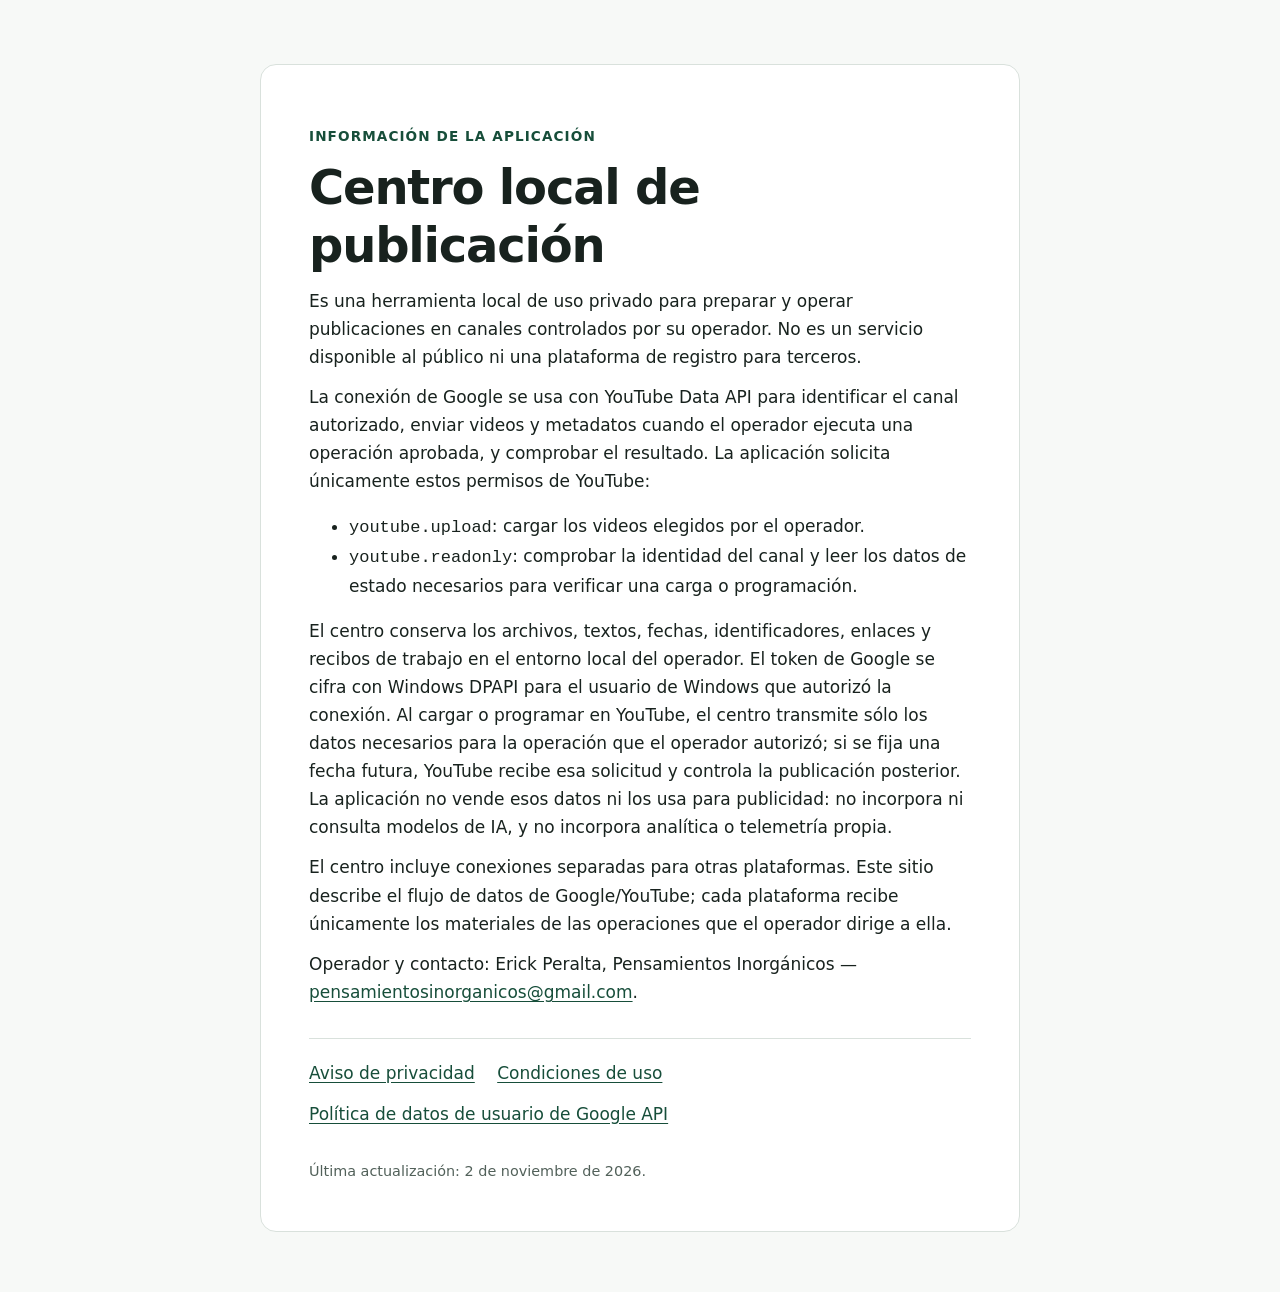
<file: centro-publicacion/index.html>
<!doctype html>
<html lang="es">
<head>
  <meta charset="utf-8">
  <meta name="viewport" content="width=device-width, initial-scale=1">
  <meta name="description" content="Información sobre Centro local de publicación, una aplicación local de uso privado para operar canales propios.">
  <title>Centro local de publicación · Información</title>
  <link rel="canonical" href="https://erickinorganico.github.io/centro-publicacion/">
  <style>
    :root { color-scheme: light; --ink: #18221e; --muted: #52615a; --line: #d9e1dc; --paper: #f7f9f7; --accent: #174e3a; }
    * { box-sizing: border-box; }
    body { margin: 0; background: var(--paper); color: var(--ink); font: 17px/1.65 system-ui, -apple-system, "Segoe UI", sans-serif; }
    main { width: min(760px, calc(100% - 2rem)); margin: 4rem auto; padding: clamp(1.25rem, 4vw, 3rem); background: #fff; border: 1px solid var(--line); border-radius: 1rem; }
    h1, h2 { line-height: 1.2; letter-spacing: -.025em; }
    h1 { margin: 0 0 .75rem; font-size: clamp(2rem, 5vw, 3rem); }
    h2 { margin: 2rem 0 .5rem; font-size: 1.2rem; }
    p { margin: .75rem 0; }
    .eyebrow { color: var(--accent); font-size: .85rem; font-weight: 700; letter-spacing: .08em; text-transform: uppercase; }
    .muted { color: var(--muted); }
    a { color: var(--accent); text-underline-offset: .18em; }
    nav { display: flex; flex-wrap: wrap; gap: .8rem 1.4rem; margin-top: 2rem; padding-top: 1.25rem; border-top: 1px solid var(--line); }
    footer { margin-top: 2rem; color: var(--muted); font-size: .9rem; }
    :focus-visible { outline: 3px solid #a34e12; outline-offset: 3px; }
  </style>
</head>
<body>
  <main>
    <p class="eyebrow">Información de la aplicación</p>
    <h1>Centro local de publicación</h1>
    <p>Es una herramienta local de uso privado para preparar y operar publicaciones en canales controlados por su operador. No es un servicio disponible al público ni una plataforma de registro para terceros.</p>
    <p>La conexión de Google se usa con YouTube Data API para identificar el canal autorizado, enviar videos y metadatos cuando el operador ejecuta una operación aprobada, y comprobar el resultado. La aplicación solicita únicamente estos permisos de YouTube:</p>
    <ul>
      <li><code>youtube.upload</code>: cargar los videos elegidos por el operador.</li>
      <li><code>youtube.readonly</code>: comprobar la identidad del canal y leer los datos de estado necesarios para verificar una carga o programación.</li>
    </ul>
    <p>El centro conserva los archivos, textos, fechas, identificadores, enlaces y recibos de trabajo en el entorno local del operador. El token de Google se cifra con Windows DPAPI para el usuario de Windows que autorizó la conexión. Al cargar o programar en YouTube, el centro transmite sólo los datos necesarios para la operación que el operador autorizó; si se fija una fecha futura, YouTube recibe esa solicitud y controla la publicación posterior. La aplicación no vende esos datos ni los usa para publicidad: no incorpora ni consulta modelos de IA, y no incorpora analítica o telemetría propia.</p>
    <p>El centro incluye conexiones separadas para otras plataformas. Este sitio describe el flujo de datos de Google/YouTube; cada plataforma recibe únicamente los materiales de las operaciones que el operador dirige a ella.</p>
    <p>Operador y contacto: Erick Peralta, Pensamientos Inorgánicos — <a href="mailto:pensamientosinorganicos@gmail.com">pensamientosinorganicos@gmail.com</a>.</p>
    <nav aria-label="Documentos de la aplicación">
      <a href="privacidad.html">Aviso de privacidad</a>
      <a href="condiciones.html">Condiciones de uso</a>
      <a href="https://developers.google.com/terms/api-services-user-data-policy">Política de datos de usuario de Google API</a>
    </nav>
    <footer>Última actualización: 2 de noviembre de 2026.</footer>
  </main>
</body>
</html>
</file>
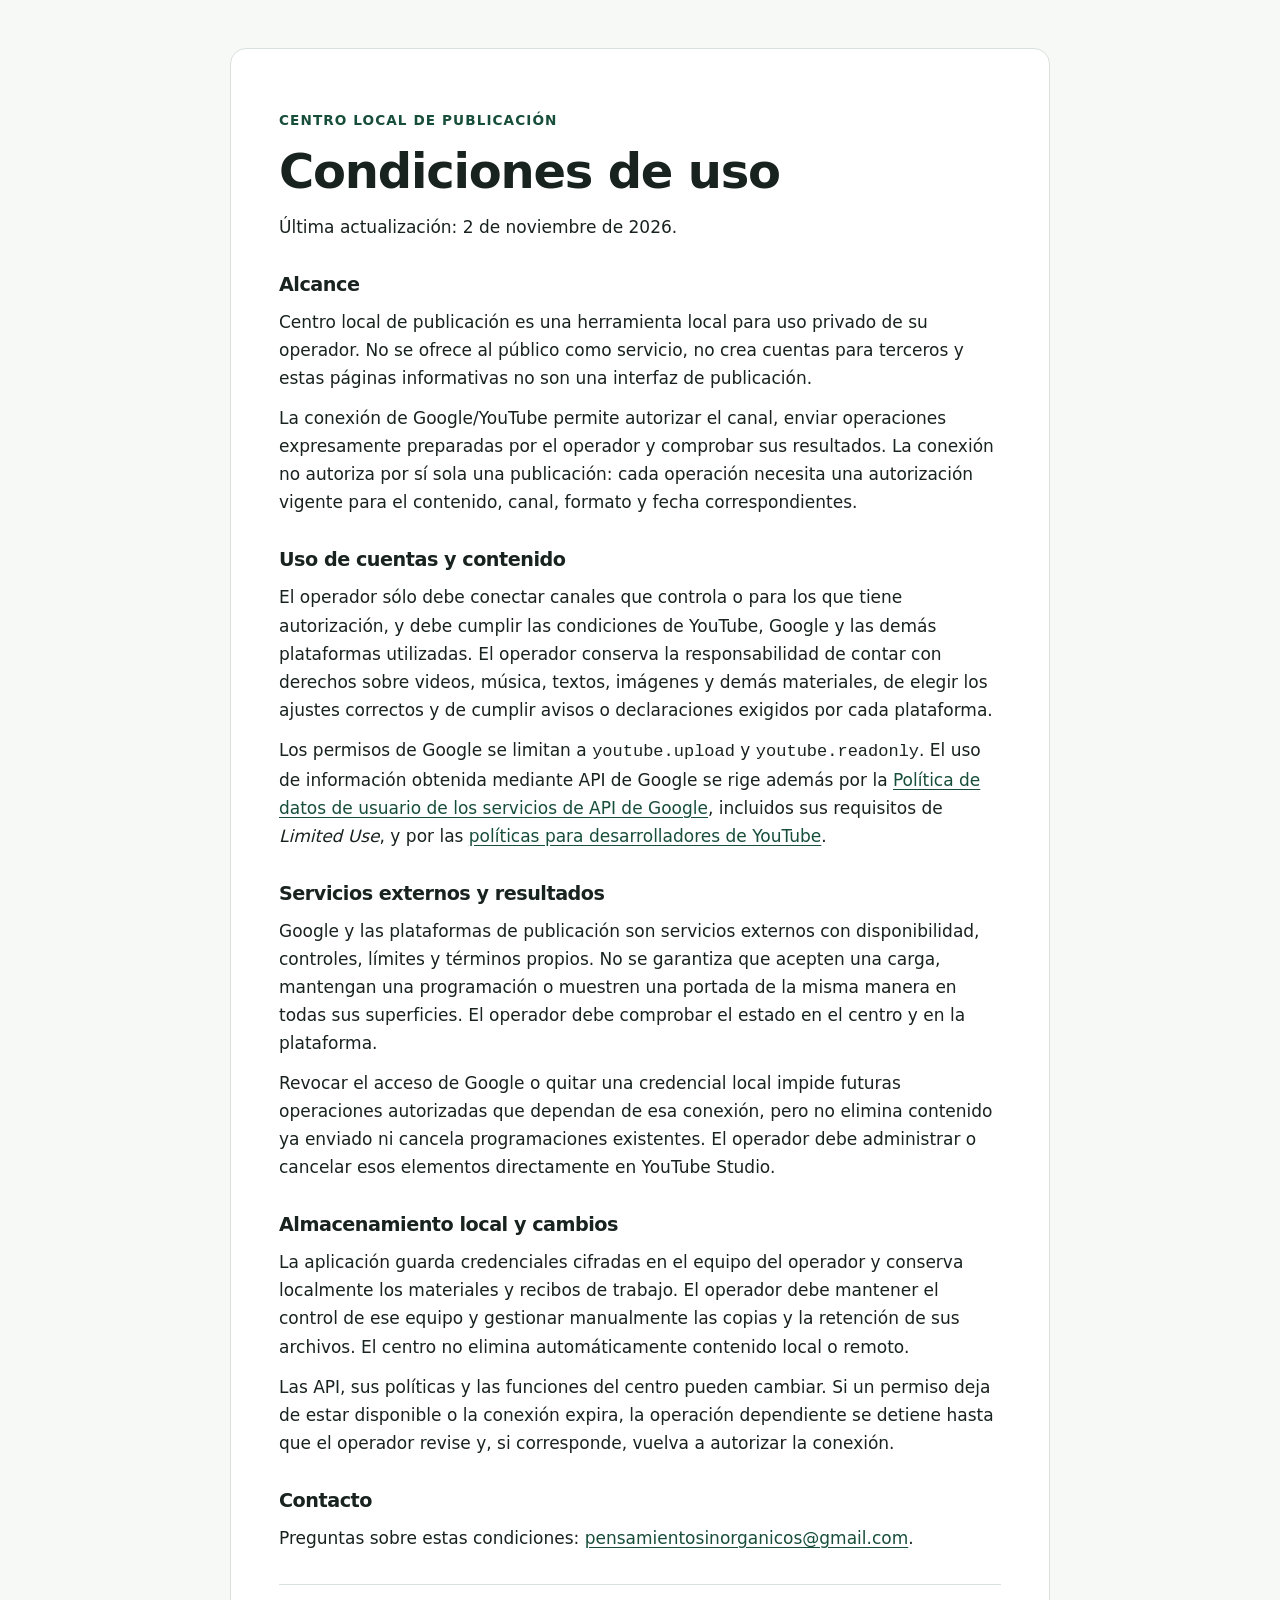
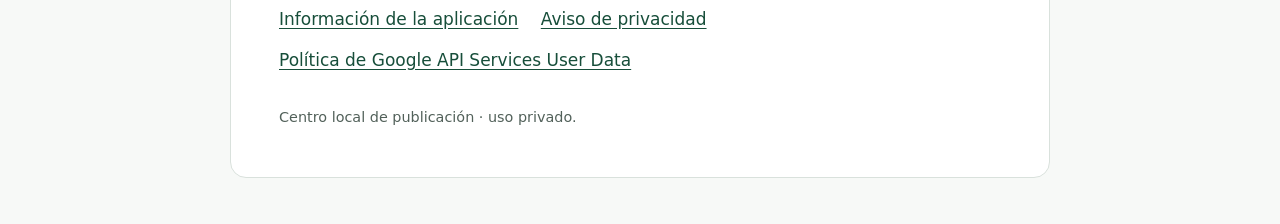
<file: centro-publicacion/condiciones.html>
<!doctype html>
<html lang="es">
<head>
  <meta charset="utf-8">
  <meta name="viewport" content="width=device-width, initial-scale=1">
  <meta name="description" content="Condiciones de uso privado de Centro local de publicación.">
  <title>Condiciones de uso · Centro local de publicación</title>
  <link rel="canonical" href="https://erickinorganico.github.io/centro-publicacion/condiciones.html">
  <style>
    :root { color-scheme: light; --ink: #18221e; --muted: #52615a; --line: #d9e1dc; --paper: #f7f9f7; --accent: #174e3a; }
    * { box-sizing: border-box; }
    body { margin: 0; background: var(--paper); color: var(--ink); font: 17px/1.65 system-ui, -apple-system, "Segoe UI", sans-serif; }
    main { width: min(820px, calc(100% - 2rem)); margin: 3rem auto; padding: clamp(1.25rem, 4vw, 3rem); background: #fff; border: 1px solid var(--line); border-radius: 1rem; }
    h1, h2 { line-height: 1.2; letter-spacing: -.025em; }
    h1 { margin: 0 0 .75rem; font-size: clamp(2rem, 5vw, 3rem); }
    h2 { margin: 2rem 0 .5rem; font-size: 1.2rem; }
    p, li { max-width: 72ch; }
    p { margin: .75rem 0; }
    li + li { margin-top: .35rem; }
    .eyebrow { color: var(--accent); font-size: .85rem; font-weight: 700; letter-spacing: .08em; text-transform: uppercase; }
    a { color: var(--accent); text-underline-offset: .18em; overflow-wrap: anywhere; }
    nav { display: flex; flex-wrap: wrap; gap: .8rem 1.4rem; margin-top: 2rem; padding-top: 1.25rem; border-top: 1px solid var(--line); }
    footer { margin-top: 2rem; color: var(--muted); font-size: .9rem; }
    :focus-visible { outline: 3px solid #a34e12; outline-offset: 3px; }
  </style>
</head>
<body>
  <main>
    <p class="eyebrow">Centro local de publicación</p>
    <h1>Condiciones de uso</h1>
    <p>Última actualización: 2 de noviembre de 2026.</p>

    <h2>Alcance</h2>
    <p>Centro local de publicación es una herramienta local para uso privado de su operador. No se ofrece al público como servicio, no crea cuentas para terceros y estas páginas informativas no son una interfaz de publicación.</p>
    <p>La conexión de Google/YouTube permite autorizar el canal, enviar operaciones expresamente preparadas por el operador y comprobar sus resultados. La conexión no autoriza por sí sola una publicación: cada operación necesita una autorización vigente para el contenido, canal, formato y fecha correspondientes.</p>

    <h2>Uso de cuentas y contenido</h2>
    <p>El operador sólo debe conectar canales que controla o para los que tiene autorización, y debe cumplir las condiciones de YouTube, Google y las demás plataformas utilizadas. El operador conserva la responsabilidad de contar con derechos sobre videos, música, textos, imágenes y demás materiales, de elegir los ajustes correctos y de cumplir avisos o declaraciones exigidos por cada plataforma.</p>
    <p>Los permisos de Google se limitan a <code>youtube.upload</code> y <code>youtube.readonly</code>. El uso de información obtenida mediante API de Google se rige además por la <a href="https://developers.google.com/terms/api-services-user-data-policy">Política de datos de usuario de los servicios de API de Google</a>, incluidos sus requisitos de <em>Limited Use</em>, y por las <a href="https://developers.google.com/youtube/terms/developer-policies">políticas para desarrolladores de YouTube</a>.</p>

    <h2>Servicios externos y resultados</h2>
    <p>Google y las plataformas de publicación son servicios externos con disponibilidad, controles, límites y términos propios. No se garantiza que acepten una carga, mantengan una programación o muestren una portada de la misma manera en todas sus superficies. El operador debe comprobar el estado en el centro y en la plataforma.</p>
    <p>Revocar el acceso de Google o quitar una credencial local impide futuras operaciones autorizadas que dependan de esa conexión, pero no elimina contenido ya enviado ni cancela programaciones existentes. El operador debe administrar o cancelar esos elementos directamente en YouTube Studio.</p>

    <h2>Almacenamiento local y cambios</h2>
    <p>La aplicación guarda credenciales cifradas en el equipo del operador y conserva localmente los materiales y recibos de trabajo. El operador debe mantener el control de ese equipo y gestionar manualmente las copias y la retención de sus archivos. El centro no elimina automáticamente contenido local o remoto.</p>
    <p>Las API, sus políticas y las funciones del centro pueden cambiar. Si un permiso deja de estar disponible o la conexión expira, la operación dependiente se detiene hasta que el operador revise y, si corresponde, vuelva a autorizar la conexión.</p>

    <h2>Contacto</h2>
    <p>Preguntas sobre estas condiciones: <a href="mailto:pensamientosinorganicos@gmail.com">pensamientosinorganicos@gmail.com</a>.</p>
    <nav aria-label="Documentos de la aplicación">
      <a href="index.html">Información de la aplicación</a>
      <a href="privacidad.html">Aviso de privacidad</a>
      <a href="https://developers.google.com/terms/api-services-user-data-policy">Política de Google API Services User Data</a>
    </nav>
    <footer>Centro local de publicación · uso privado.</footer>
  </main>
</body>
</html>
</file>
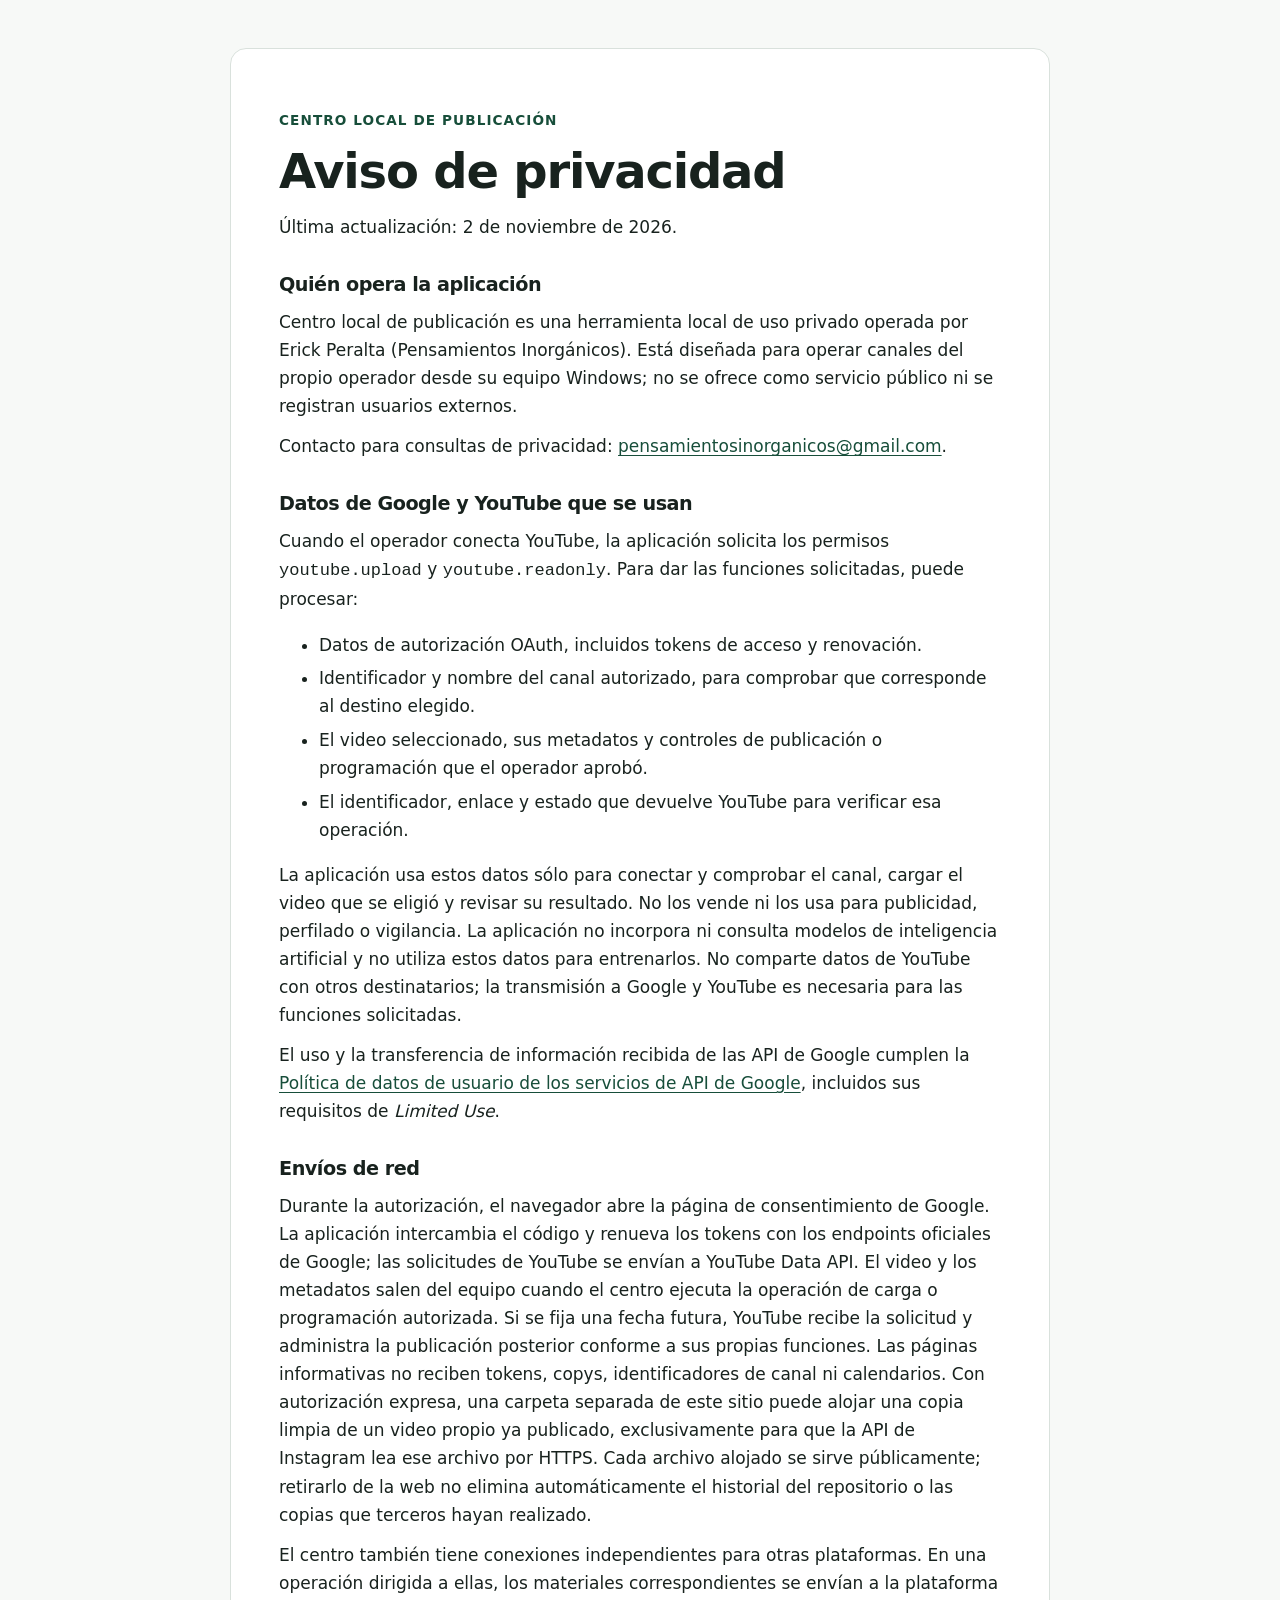
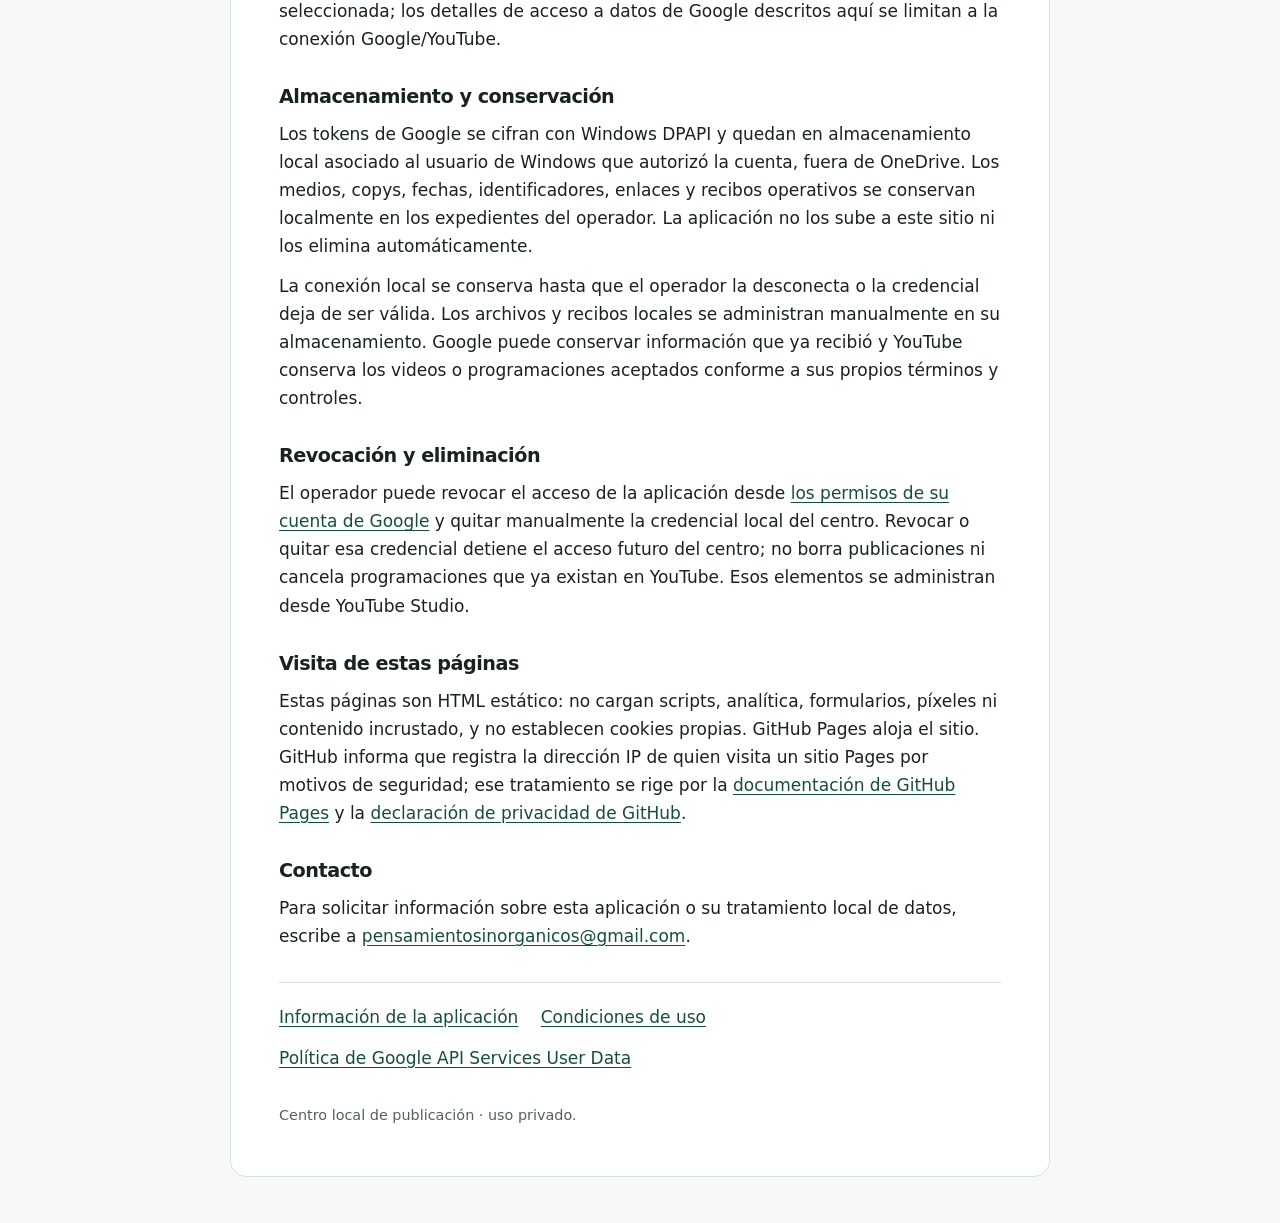
<file: centro-publicacion/privacidad.html>
<!doctype html>
<html lang="es">
<head>
  <meta charset="utf-8">
  <meta name="viewport" content="width=device-width, initial-scale=1">
  <meta name="description" content="Cómo Centro local de publicación accede, usa, conserva y comparte datos de Google y YouTube.">
  <title>Aviso de privacidad · Centro local de publicación</title>
  <link rel="canonical" href="https://erickinorganico.github.io/centro-publicacion/privacidad.html">
  <style>
    :root { color-scheme: light; --ink: #18221e; --muted: #52615a; --line: #d9e1dc; --paper: #f7f9f7; --accent: #174e3a; }
    * { box-sizing: border-box; }
    body { margin: 0; background: var(--paper); color: var(--ink); font: 17px/1.65 system-ui, -apple-system, "Segoe UI", sans-serif; }
    main { width: min(820px, calc(100% - 2rem)); margin: 3rem auto; padding: clamp(1.25rem, 4vw, 3rem); background: #fff; border: 1px solid var(--line); border-radius: 1rem; }
    h1, h2 { line-height: 1.2; letter-spacing: -.025em; }
    h1 { margin: 0 0 .75rem; font-size: clamp(2rem, 5vw, 3rem); }
    h2 { margin: 2rem 0 .5rem; font-size: 1.2rem; }
    p, li { max-width: 72ch; }
    p { margin: .75rem 0; }
    li + li { margin-top: .35rem; }
    .eyebrow { color: var(--accent); font-size: .85rem; font-weight: 700; letter-spacing: .08em; text-transform: uppercase; }
    .muted { color: var(--muted); }
    a { color: var(--accent); text-underline-offset: .18em; overflow-wrap: anywhere; }
    nav { display: flex; flex-wrap: wrap; gap: .8rem 1.4rem; margin-top: 2rem; padding-top: 1.25rem; border-top: 1px solid var(--line); }
    footer { margin-top: 2rem; color: var(--muted); font-size: .9rem; }
    :focus-visible { outline: 3px solid #a34e12; outline-offset: 3px; }
  </style>
</head>
<body>
  <main>
    <p class="eyebrow">Centro local de publicación</p>
    <h1>Aviso de privacidad</h1>
    <p>Última actualización: 2 de noviembre de 2026.</p>

    <h2>Quién opera la aplicación</h2>
    <p>Centro local de publicación es una herramienta local de uso privado operada por Erick Peralta (Pensamientos Inorgánicos). Está diseñada para operar canales del propio operador desde su equipo Windows; no se ofrece como servicio público ni se registran usuarios externos.</p>
    <p>Contacto para consultas de privacidad: <a href="mailto:pensamientosinorganicos@gmail.com">pensamientosinorganicos@gmail.com</a>.</p>

    <h2>Datos de Google y YouTube que se usan</h2>
    <p>Cuando el operador conecta YouTube, la aplicación solicita los permisos <code>youtube.upload</code> y <code>youtube.readonly</code>. Para dar las funciones solicitadas, puede procesar:</p>
    <ul>
      <li>Datos de autorización OAuth, incluidos tokens de acceso y renovación.</li>
      <li>Identificador y nombre del canal autorizado, para comprobar que corresponde al destino elegido.</li>
      <li>El video seleccionado, sus metadatos y controles de publicación o programación que el operador aprobó.</li>
      <li>El identificador, enlace y estado que devuelve YouTube para verificar esa operación.</li>
    </ul>
    <p>La aplicación usa estos datos sólo para conectar y comprobar el canal, cargar el video que se eligió y revisar su resultado. No los vende ni los usa para publicidad, perfilado o vigilancia. La aplicación no incorpora ni consulta modelos de inteligencia artificial y no utiliza estos datos para entrenarlos. No comparte datos de YouTube con otros destinatarios; la transmisión a Google y YouTube es necesaria para las funciones solicitadas.</p>
    <p>El uso y la transferencia de información recibida de las API de Google cumplen la <a href="https://developers.google.com/terms/api-services-user-data-policy">Política de datos de usuario de los servicios de API de Google</a>, incluidos sus requisitos de <em>Limited Use</em>.</p>

    <h2>Envíos de red</h2>
    <p>Durante la autorización, el navegador abre la página de consentimiento de Google. La aplicación intercambia el código y renueva los tokens con los endpoints oficiales de Google; las solicitudes de YouTube se envían a YouTube Data API. El video y los metadatos salen del equipo cuando el centro ejecuta la operación de carga o programación autorizada. Si se fija una fecha futura, YouTube recibe la solicitud y administra la publicación posterior conforme a sus propias funciones. Las páginas informativas no reciben tokens, copys, identificadores de canal ni calendarios. Con autorización expresa, una carpeta separada de este sitio puede alojar una copia limpia de un video propio ya publicado, exclusivamente para que la API de Instagram lea ese archivo por HTTPS. Cada archivo alojado se sirve públicamente; retirarlo de la web no elimina automáticamente el historial del repositorio o las copias que terceros hayan realizado.</p>
    <p>El centro también tiene conexiones independientes para otras plataformas. En una operación dirigida a ellas, los materiales correspondientes se envían a la plataforma seleccionada; los detalles de acceso a datos de Google descritos aquí se limitan a la conexión Google/YouTube.</p>

    <h2>Almacenamiento y conservación</h2>
    <p>Los tokens de Google se cifran con Windows DPAPI y quedan en almacenamiento local asociado al usuario de Windows que autorizó la cuenta, fuera de OneDrive. Los medios, copys, fechas, identificadores, enlaces y recibos operativos se conservan localmente en los expedientes del operador. La aplicación no los sube a este sitio ni los elimina automáticamente.</p>
    <p>La conexión local se conserva hasta que el operador la desconecta o la credencial deja de ser válida. Los archivos y recibos locales se administran manualmente en su almacenamiento. Google puede conservar información que ya recibió y YouTube conserva los videos o programaciones aceptados conforme a sus propios términos y controles.</p>

    <h2>Revocación y eliminación</h2>
    <p>El operador puede revocar el acceso de la aplicación desde <a href="https://myaccount.google.com/permissions">los permisos de su cuenta de Google</a> y quitar manualmente la credencial local del centro. Revocar o quitar esa credencial detiene el acceso futuro del centro; no borra publicaciones ni cancela programaciones que ya existan en YouTube. Esos elementos se administran desde YouTube Studio.</p>

    <h2>Visita de estas páginas</h2>
    <p>Estas páginas son HTML estático: no cargan scripts, analítica, formularios, píxeles ni contenido incrustado, y no establecen cookies propias. GitHub Pages aloja el sitio. GitHub informa que registra la dirección IP de quien visita un sitio Pages por motivos de seguridad; ese tratamiento se rige por la <a href="https://docs.github.com/en/pages/getting-started-with-github-pages/what-is-github-pages">documentación de GitHub Pages</a> y la <a href="https://docs.github.com/en/site-policy/privacy-policies/github-general-privacy-statement">declaración de privacidad de GitHub</a>.</p>

    <h2>Contacto</h2>
    <p>Para solicitar información sobre esta aplicación o su tratamiento local de datos, escribe a <a href="mailto:pensamientosinorganicos@gmail.com">pensamientosinorganicos@gmail.com</a>.</p>
    <nav aria-label="Documentos de la aplicación">
      <a href="index.html">Información de la aplicación</a>
      <a href="condiciones.html">Condiciones de uso</a>
      <a href="https://developers.google.com/terms/api-services-user-data-policy">Política de Google API Services User Data</a>
    </nav>
    <footer>Centro local de publicación · uso privado.</footer>
  </main>
</body>
</html>
</file>
<file: styles.css>
@font-face{font-family:Archivo;src:url('assets/fonts/archivo-latin.woff2') format('woff2');font-style:normal;font-weight:400 700;font-display:swap}
:root{--paper:#f7f8f2;--surface:#edf1df;--lime:#d5e5a2;--ink:#203828;--muted:#52604c;--accent:#355f32;--line:#bcc7ac;--white:#fcfdf8;--sans:Archivo,'Segoe UI',sans-serif;--ease:cubic-bezier(.16,1,.3,1);--page:min(84rem,calc(100% - 8rem));--layer-nav:5;--layer-focus:10;color-scheme:light}
*{box-sizing:border-box}html{scroll-behavior:smooth;scrollbar-color:var(--accent) var(--surface)}body{margin:0;background:var(--paper);color:var(--ink);font:400 1rem/1.65 var(--sans)}::selection{background:var(--ink);color:var(--lime)}
a{color:inherit;text-decoration:none;text-underline-offset:.25em}button{font:inherit;color:inherit;cursor:pointer}button:disabled{cursor:default;opacity:.75}:is(a,button,summary):focus-visible{outline:2px solid var(--accent);outline-offset:5px;border-radius:2px}button:active,.button:active{transform:translateY(1px)}
h1,h2,h3,p{margin-top:0}h1,h2,h3{text-wrap:balance}p{text-wrap:pretty}h2{font-weight:500}i{font-style:normal}[hidden]{display:none!important}
.icon{width:1.2rem;height:1.2rem;fill:none;stroke:currentColor;stroke-width:1.5;flex-shrink:0;vertical-align:middle}.icon-up{transform:rotate(180deg)}.icon-sprite{position:absolute;width:0;height:0;overflow:hidden}
.skip-link{position:fixed;top:1rem;left:1rem;z-index:var(--layer-focus);background:var(--ink);color:var(--white);padding:.8rem 1rem;transform:translateY(-200%)}.skip-link:focus{transform:translateY(0)}
.site-header{width:var(--page);margin:auto;min-height:6rem;display:flex;align-items:center;justify-content:space-between;gap:2rem}.wordmark{display:inline-flex;align-items:center;gap:.85rem;font-size:1rem;font-weight:600;letter-spacing:-.02em;min-height:44px}.monogram{font-size:2.1rem;line-height:1;letter-spacing:-.04em}.site-header nav{display:flex;gap:2rem}.site-header nav a,.header-link{display:inline-flex;align-items:center;min-height:44px;font-size:.86rem;gap:.8rem}.header-link{border-bottom:1px solid var(--ink)}.site-header nav a:hover,.text-link:hover{color:var(--accent);text-decoration:underline}.site-header nav a[aria-current]{text-decoration:underline}
/* Proposition and direct entries into the existing work. */
.hero{width:var(--page);margin:0 auto 3rem;padding:clamp(2rem,4vw,4rem);background:var(--lime);display:grid;grid-template-columns:1.25fr 1fr;column-gap:clamp(2rem,7vw,7rem);border-radius:2px}.hero-copy{min-width:0}.hero h1{font-size:clamp(3.6rem,7.2vw,6rem);line-height:.98;font-weight:600;letter-spacing:-.04em;margin:0 0 1.6rem}
.type-mask{display:block;overflow:clip;padding-bottom:.08em;margin-bottom:-.08em}.type-mask>span{display:block}.hero-emphasis{font-weight:400}.hero-lede{font-size:1.04rem;line-height:1.6;max-width:43ch;margin:1.8rem 0}.hero-actions{display:flex;flex-wrap:wrap;gap:1rem 1.75rem;align-items:center}
.button{display:inline-flex;align-items:center;justify-content:space-between;min-height:50px;gap:1.65rem;padding:.8rem 1.1rem;font-size:.86rem;font-weight:500;border:1px solid transparent;transition:background-color .18s,color .18s,transform .18s var(--ease)}.button-dark,.button-light{background:var(--ink);color:var(--white)}.button-dark:hover,.button-light:hover{background:var(--accent)}
.text-link,.pdf-link{display:inline-flex;gap:1rem;align-items:center;min-height:44px;font-size:.87rem;font-weight:500}.button .icon,.text-link .icon,.header-link .icon,.pdf-link .icon{transition:transform .22s var(--ease)}
@media(hover:hover){:is(.button,.text-link,.header-link,.pdf-link):hover .icon{transform:translate(2px,-2px)}}
.work-map{padding-top:.5rem;align-self:center;min-width:0}.work-map h2{font-size:1.75rem;line-height:1.15;font-weight:400;letter-spacing:-.03em;margin-bottom:2rem}.map-links{position:relative}.map-links::before{content:'';position:absolute;left:.28rem;top:1.8rem;bottom:2rem;width:1px;background:var(--accent);transform-origin:top}
.map-links a{display:grid;grid-template-columns:.6rem 1fr 1.2rem;gap:1.1rem;align-items:center;position:relative;min-height:5.5rem}.map-links a+a{border-top:1px solid color-mix(in srgb,var(--ink) 20%,transparent)}.map-node{width:.6rem;height:.6rem;background:var(--lime);border:1px solid var(--ink);border-radius:50%;transition:background-color .18s}.map-links strong{display:block;font-size:.99rem;font-weight:500;line-height:1.35}.map-links small{display:block;color:var(--muted);font-size:.75rem;line-height:1.5;margin-top:.4rem}.map-links a:hover .map-node,.map-links a:focus-visible .map-node{background:var(--ink)}.map-links a .icon{transition:transform .2s var(--ease)}.map-links a:hover .icon{transform:translate(3px,-3px)}.map-caption{color:var(--muted);font-size:.72rem;margin:1.5rem 0 0 1.7rem}
.hero-foot{grid-column:1/-1;display:flex;align-items:center;justify-content:space-between;gap:1rem 2rem;margin-top:2.8rem;padding-top:1rem;border-top:1px solid color-mix(in srgb,var(--ink) 25%,transparent);font-size:.76rem}.hero-foot p{margin:0}.hero-foot p span{padding:0 .55rem}.hero-foot a{display:inline-flex;gap:.8rem;align-items:center;min-height:44px;flex-shrink:0}
/* Native navigation, with an observed active chapter. */
.chapter-nav{position:sticky;top:0;z-index:var(--layer-nav);display:flex;gap:1.8rem;align-items:center;min-height:4.5rem;padding:.5rem max(2rem,calc((100% - 84rem)/2));background:var(--paper);border-bottom:1px solid var(--line);overflow-x:auto;scrollbar-width:thin}.chapter-nav a{display:inline-flex;align-items:center;position:relative;white-space:nowrap;font-size:.83rem;min-height:44px}.chapter-nav a::after{content:'';position:absolute;bottom:.15rem;left:0;right:0;height:2px;background:var(--accent);transform:scaleX(0);transform-origin:left;transition:transform .22s var(--ease)}.chapter-nav a[aria-current]::after{transform:scaleX(1)}
section[id],details[id]{scroll-margin-top:6rem}.section-rule{padding:6.5rem max(4rem,calc((100% - 84rem)/2)) 7rem}.section-rule+.section-rule{border-top:1px solid var(--line)}.section-aside h2{font-size:1.55rem;line-height:1.25;letter-spacing:-.025em;margin:0 0 1rem}.section-aside p{font-size:.85rem;color:var(--muted);max-width:25ch}
.feature-heading,.case-intro{display:grid;grid-template-columns:minmax(0,1.5fr) minmax(0,1fr);align-items:end;gap:4rem;margin:0 0 3.5rem}.feature-heading h2,.case-intro h2,.display{font-size:clamp(2.2rem,4.3vw,4.2rem);line-height:1.08;letter-spacing:-.035em;font-weight:500;margin:0}.feature-heading i,.case-intro i,.display i{color:var(--accent)}.feature-heading>p,.case-intro>p{max-width:43ch;font-size:.98rem;color:var(--muted);margin:0 0 .25rem}
/* Existing cases: native details, filters and permanent anchors. */
.cases{padding-top:4.75rem}.case-filters{display:flex;flex-wrap:wrap;gap:.65rem;align-items:center}.case-filters button{background:transparent;min-height:44px;border:1px solid var(--line);border-radius:2px;padding:.65rem .95rem;font-size:.8rem;transition:background-color .18s,border-color .18s,transform .15s}.case-filters button span{margin-left:.6rem;font-variant-numeric:tabular-nums}.case-filters button:hover{background:var(--surface);border-color:var(--accent)}.case-filters button[aria-pressed=true]{background:var(--ink);color:var(--white);border-color:var(--ink)}.filter-status{min-height:1.5em;font-size:.75rem;color:var(--muted);margin:1rem 0 1.5rem}
.case{border-top:1px solid var(--line);transition:background-color .2s}.case:last-child{border-bottom:1px solid var(--line)}.case summary{display:grid;grid-template-columns:3rem 1fr 2.5rem;gap:1.5rem;align-items:center;list-style:none;cursor:pointer;padding:1.65rem 1.25rem 1.65rem .1rem}.case summary::-webkit-details-marker{display:none}.case-no{color:var(--muted);font-size:.8rem;font-variant-numeric:tabular-nums}.case-title{display:grid;grid-template-columns:minmax(8rem,.6fr) minmax(0,1.4fr);gap:2rem;align-items:center;font-size:clamp(1.15rem,1.8vw,1.6rem);font-weight:500;line-height:1.35;letter-spacing:-.02em}.case-title small{font-size:.72rem;color:var(--muted);font-weight:400;line-height:1.5;letter-spacing:0}
.case-open{width:2.4rem;height:2.4rem;display:grid;place-items:center;border:1px solid var(--line);border-radius:50%;transition:transform .25s var(--ease),background-color .2s}.case-open .icon{width:1rem;height:1rem}.case summary:hover .case-open{background:var(--lime)}.case[open]{background:var(--surface)}.case[open] .case-open{transform:rotate(45deg);background:var(--lime);border-color:transparent}.case[open] .case-no{padding-left:.8rem}
.case-body{display:grid;grid-template-columns:minmax(0,.65fr) minmax(0,1.35fr);gap:1.8rem 3rem;padding:.5rem 4.5rem 2.5rem}.case-body>div:first-child{grid-row:span 2}.case-body>div:last-child{border-top:1px solid var(--line);padding-top:1.4rem}.case-body h3{font-size:.78rem;font-weight:600;margin:0 0 .7rem}.case-body p{font-size:.94rem;color:var(--muted);max-width:67ch;margin:0}.case-note{font-size:.75rem;color:var(--muted);max-width:80ch;margin:1.4rem 0 0}
.intro{display:grid;grid-template-columns:1fr 3fr;gap:4rem}.intro-content{display:grid;grid-template-columns:1fr 1fr;gap:2rem 2.5rem}.intro-content .display{grid-column:1/-1;margin-bottom:1rem}.body-copy{font-size:.98rem;color:var(--muted);max-width:68ch;margin-bottom:0}.value-columns{grid-column:1/-1;margin:1.5rem 0}.value-columns>div{display:grid;grid-template-columns:1fr 2fr;gap:2rem;border-top:1px solid var(--line);padding:1.2rem 0}.value-columns h3{font-size:1rem;font-weight:500;margin:0}.value-columns p{font-size:.9rem;color:var(--muted);max-width:60ch;margin:0}
.concepts{grid-column:1/-1;margin:0;padding:1.75rem;background:var(--surface)}.concepts>div+div{border-top:1px solid var(--line);padding-top:1.2rem;margin-top:1.2rem}.concepts dt{font-size:.95rem;font-weight:600;margin-bottom:.5rem}.concepts dd{margin:0;color:var(--muted);font-size:.88rem;max-width:72ch}
/* The real measurement chain is itself the diagram. */
.platform{background:var(--surface)}
.editorial-grid{display:grid;grid-template-columns:1.1fr 1fr;gap:0 4rem;margin:3.5rem 0 1.5rem}.editorial-grid article{padding:1.7rem 0;border-top:1px solid var(--line)}.editorial-grid article:first-child{grid-row:span 2;padding-right:2rem}.editorial-grid article:first-child h3{font-size:2rem;max-width:12ch}.editorial-grid h3,.agent-columns h3,.training-track h3{font-size:1.3rem;font-weight:500;line-height:1.3;letter-spacing:-.02em;margin-bottom:.9rem}.editorial-grid p,.agent-columns p,.training-track p{font-size:.96rem;color:var(--muted);max-width:62ch;margin-bottom:0}
.agents{background:var(--paper)}.agent-cycle{display:flex;align-items:center;justify-content:space-between;gap:1rem;padding:1.75rem 2rem;background:var(--lime);margin:3rem 0;font-size:1.1rem}.agent-cycle b{font-weight:400;color:var(--accent)}.agent-columns{display:grid;grid-template-columns:1fr 1fr;gap:2rem 4rem}.agent-columns article{border-top:1px solid var(--line);padding-top:1.4rem}.agent-columns article:first-child{grid-row:span 2}.agent-columns article:first-child h3{font-size:2rem;max-width:15ch}.article-context{display:block;font-size:.73rem;color:var(--muted);font-weight:400;margin:0 0 .65rem;letter-spacing:0}
.runtime-feature{display:grid;grid-template-columns:1fr 1.15fr;gap:1rem 4rem;margin-top:3rem;padding:2rem 0;border-top:1px solid var(--line)}.runtime-feature h3{grid-row:span 2;font-size:2rem;line-height:1.16;letter-spacing:-.03em;font-weight:500;margin:0;max-width:17ch}.runtime-feature p{color:var(--muted);max-width:65ch;font-size:.96rem;margin:0}.runtime-feature .text-link{justify-self:start}.autonomy-note{padding:1.5rem 1.75rem;background:var(--surface);max-width:80ch;color:var(--muted);font-size:.84rem;margin:1rem 0 0}
.training{background:var(--surface)}.training-track{display:grid;grid-template-columns:1fr}.training-track article{border-top:1px solid var(--line);padding:1.5rem 0;display:grid;grid-template-columns:1fr 1.3fr;gap:4rem}.training-track h3{margin:0}.training-footer{margin:2rem 0 0 auto;max-width:70ch;color:var(--muted);font-size:.88rem}
.experience{display:grid;grid-template-columns:1fr 2.5fr;gap:6rem}.experience-list{position:relative;padding-left:3rem}.experience-list::before{content:'';position:absolute;width:1px;top:.65rem;left:.25rem;bottom:2rem;background:var(--accent);transform-origin:top}.experience-list article{position:relative;padding-bottom:2.5rem}.experience-list article::before{content:'';position:absolute;left:-3rem;top:.55rem;width:.6rem;height:.6rem;border-radius:50%;border:1px solid var(--ink);background:var(--paper)}.experience-list article:first-child::before{background:var(--ink)}.experience-list article+article{padding-top:2rem;border-top:1px solid var(--line)}.experience-list article+article::before{top:2.55rem}.experience-list article:last-child{padding-bottom:0}.experience-list h2{font-size:2rem;letter-spacing:-.025em;line-height:1.2;margin:0 0 .7rem}.experience-list p{color:var(--muted);max-width:68ch;font-size:.95rem;margin:0}.experience-list .role-line{color:var(--accent);font-size:.82rem;margin-bottom:1rem}
.education{background:var(--surface)}.credentials{display:grid;grid-template-columns:1fr 1fr;gap:0 3rem;margin-bottom:2rem}.credential{padding:1.5rem 0;border-top:1px solid var(--line);display:grid;grid-template-columns:6.2rem 1fr;gap:.65rem 1.25rem;transition:color .18s}.credential-issuer{grid-row:span 2;font-size:.78rem;font-weight:600;line-height:1.5}.credential h3{font-size:1.02rem;line-height:1.4;font-weight:500;margin:0}.credential-meta{color:var(--muted);font-size:.73rem;display:flex;justify-content:space-between;gap:1rem;align-items:center}.credential-meta .icon{width:.85rem;height:.85rem;margin-left:.3rem}.credential:hover h3{text-decoration:underline;text-underline-offset:.2em}.credential:hover{color:var(--accent)}
.issuer-logo{display:block;width:64px;height:44px;object-fit:contain;object-position:left center;margin-bottom:.8rem}
.contact{width:var(--page);margin:4rem auto 0;padding:4rem;display:grid;grid-template-columns:1.5fr 1fr;gap:3rem;align-items:end;background:var(--lime)}.contact h2{font-size:clamp(2.8rem,5vw,5rem);line-height:1.06;letter-spacing:-.035em;margin:0 0 1.5rem}.contact-copy{font-size:1rem;max-width:42ch;margin:0;color:var(--muted)}.contact-links{display:flex;flex-direction:column;align-items:flex-start;justify-self:end;gap:.6rem}.contact-links .button{margin-bottom:.5rem}.pdf-link:hover{text-decoration:underline}
footer{width:var(--page);margin:auto;min-height:7rem;display:flex;flex-wrap:wrap;align-items:center;justify-content:space-between;gap:1rem 2rem;font-size:.73rem;color:var(--muted)}footer a{display:inline-flex;align-items:center;gap:.6rem;min-height:44px}.motion-toggle{background:transparent;border:0;border-bottom:1px solid var(--line);font-size:.73rem;min-height:44px;padding:.5rem 0;transition:color .15s}.motion-toggle[aria-pressed=true]{color:var(--ink);border-color:var(--ink)}
/* Finite motion, from an already visible default. */
@keyframes type-arrive{from{transform:translateY(105%)}to{transform:translateY(0)}}@keyframes settle{from{transform:translateY(12px);opacity:.45}to{transform:translateY(0);opacity:1}}@keyframes connect-y{from{transform:scaleY(0)}to{transform:scaleY(1)}}@keyframes connect-x{from{transform:scaleX(0)}to{transform:scaleX(1)}}
@media(prefers-reduced-motion:no-preference){body:not([data-motion=reduce]) .type-mask>span{animation:type-arrive .7s var(--ease) both}body:not([data-motion=reduce]) .type-mask:nth-child(2)>span{animation-delay:.08s}body:not([data-motion=reduce]) .type-mask:nth-child(3)>span{animation-delay:.16s}body:not([data-motion=reduce]) .hero-lede,body:not([data-motion=reduce]) .hero-actions{animation:settle .6s .15s var(--ease) both}body:not([data-motion=reduce]) .map-links::before{animation:connect-y .65s .15s var(--ease) both}body:not([data-motion=reduce]) .is-entering{animation:settle .45s var(--ease) both}body:not([data-motion=reduce]) .experience-list.is-entering::before{animation:connect-y .8s var(--ease) both}body:not([data-motion=reduce]) .case[open] .case-body{animation:settle .23s var(--ease)}}
body[data-motion=reduce] .icon,body[data-motion=reduce] .case-open,body[data-motion=reduce] .chapter-nav a::after{transition-property:color,background-color}html:has(body[data-motion=reduce]){scroll-behavior:auto}
@media(prefers-reduced-motion:reduce){html{scroll-behavior:auto}.icon,.case-open,.chapter-nav a::after{transition-property:color,background-color}:is(.button,.text-link,.header-link,.pdf-link,.map-links a):hover .icon{transform:none}}
@media(min-width:1650px){.hero{min-height:42rem}}
@media(max-width:1100px){:root{--page:calc(100% - 4rem)}.hero{gap:2.5rem;padding:2.5rem}.hero h1{font-size:clamp(3.6rem,7.3vw,5.5rem)}.work-map h2{font-size:1.5rem}.map-links a{gap:.8rem}.section-rule{padding:5rem 2rem}.feature-heading,.case-intro{gap:2rem}.intro{grid-template-columns:1fr 3fr;gap:2rem}.case-title{grid-template-columns:1fr;gap:.3rem}.case-body{padding-left:4.6rem;padding-right:2rem;gap:1.5rem 2rem}.experience{gap:3rem}.contact{padding:3rem}}
@media(max-width:760px){
:root{--page:calc(100% - 2rem)}.site-header{min-height:5rem;gap:.7rem}.site-header nav{display:none}.wordmark{font-size:.9rem;gap:.6rem}.monogram{font-size:1.8rem}.header-link{font-size:.75rem;gap:.45rem}
.hero{grid-template-columns:1fr;gap:2.7rem;padding:2rem 1.5rem 1rem;margin-bottom:1.5rem}.hero h1{font-size:clamp(3.3rem,13.5vw,5.7rem);max-width:12ch}.hero-lede{font-size:.98rem;max-width:43ch;margin:1.6rem 0}.hero-actions{gap:.8rem 1.1rem}.hero-actions .button{font-size:.8rem;gap:1rem}.hero-actions .text-link{font-size:.8rem;gap:.55rem}
.work-map{padding-top:0}.work-map h2{font-size:1.35rem;margin-bottom:1rem}.work-map h2 br{display:none}.map-links a{min-height:4.5rem}.map-links strong{font-size:.9rem}.map-links small{font-size:.72rem;margin-top:.2rem}.map-caption{margin-top:.8rem;font-size:.68rem}.hero-foot{display:block;margin-top:0;font-size:.7rem}.hero-foot p{max-width:43ch}.hero-foot a{margin-top:.6rem}
.chapter-nav{min-height:4rem;gap:1.4rem;padding:.35rem 1rem}.chapter-nav a{font-size:.77rem}section[id],details[id]{scroll-margin-top:5rem}.section-rule{padding:3.5rem 1.5rem 4rem}.feature-heading,.case-intro{display:block;margin-bottom:2rem}.feature-heading h2,.case-intro h2,.display{font-size:clamp(2rem,8vw,3rem);line-height:1.1}.feature-heading h2 br,.case-intro h2 br,.display br{display:none}.feature-heading h2 i::before,.case-intro h2 i::before,.display i::before{content:' '}.feature-heading>p,.case-intro>p{font-size:.93rem;margin-top:1.3rem;max-width:48ch}
.case-filters{gap:.5rem}.case-filters button{font-size:.73rem;padding:.55rem .65rem}.filter-status{margin:.8rem 0 1rem}.case summary{grid-template-columns:1.4rem 1fr 1.8rem;gap:.7rem;padding:1.2rem .3rem}.case-title{font-size:1.04rem;line-height:1.4}.case-title small{font-size:.68rem}.case-no{font-size:.68rem}.case-open{width:1.8rem;height:1.8rem}.case[open] .case-no{padding-left:0}.case-body{display:block;padding:.5rem 1rem 1.5rem 2.4rem}.case-body>div+div{margin-top:1.35rem}.case-body p{font-size:.9rem;line-height:1.7}.case-body h3{font-size:.76rem}
.intro,.intro-content{display:block}.section-aside{margin-bottom:2rem}.section-aside h2{font-size:1.2rem;margin-bottom:.5rem}.section-aside p br{display:none}.section-aside p{max-width:none}.intro-content .display{margin-bottom:1.5rem}.body-copy+.body-copy{margin-top:1.2rem}.value-columns{margin:2rem 0}.value-columns>div{display:block;padding:1.25rem 0}.value-columns h3{margin-bottom:.6rem}.concepts{padding:1.25rem}.concepts dt{font-size:.9rem}
.editorial-grid,.agent-columns{display:block;margin-top:2rem}.editorial-grid article:first-child{padding-right:0}.editorial-grid article:first-child h3,.agent-columns article:first-child h3{max-width:none;font-size:1.6rem}.editorial-grid article{padding:1.4rem 0}.agent-columns article+article{margin-top:1.6rem}.agent-cycle{display:flex;flex-wrap:wrap;gap:.5rem .85rem;padding:1.2rem;font-size:.9rem;margin:2rem 0}.agent-cycle span{flex:0 0 auto}
.runtime-feature{display:block;margin-top:2rem}.runtime-feature h3{font-size:1.7rem;max-width:20ch;margin-bottom:1rem}.runtime-feature .text-link{font-size:.8rem;margin-top:1rem}.autonomy-note{padding:1.25rem;font-size:.8rem}.training-track article{display:block;padding:1.4rem 0}.training-track h3{margin-bottom:1rem}.training-footer{margin-top:1.25rem}
.experience{display:block}.experience-list{padding-left:1.8rem}.experience-list article::before{left:-1.8rem}.experience-list h2{font-size:1.65rem}.credentials{display:block}.credential{grid-template-columns:5.2rem 1fr;gap:.7rem 1rem}.credential h3{font-size:.94rem}.credential-meta{flex-wrap:wrap;gap:.5rem;font-size:.68rem}.credential-issuer{font-size:.72rem}
.contact{grid-template-columns:1fr;margin-top:1.5rem;padding:2.25rem 1.5rem;gap:1.7rem}.contact h2{font-size:2.7rem}.contact-copy{font-size:.95rem}.contact-links{justify-self:start}footer{padding:1.5rem .5rem;gap:.5rem 1rem}footer>span:nth-last-child(2){display:none}
}
/* What a team can engage Erick for, followed by the evidence in the cases. */
.contribution,.community{display:grid;grid-template-columns:minmax(0,1fr) minmax(0,2fr);gap:clamp(2rem,6vw,6rem)}
.contribution .section-aside p{max-width:32ch}.contribution-list article{padding:1.6rem 0;border-top:1px solid var(--line)}.contribution-list article:first-child{padding-top:0;border-top:0}.contribution-list article:last-child{padding-bottom:0}.contribution-list h3{font-size:1.65rem;line-height:1.2;letter-spacing:-.025em;font-weight:500;margin-bottom:.85rem}.contribution-list p{max-width:68ch;color:var(--muted);font-size:.96rem;margin-bottom:.55rem}.contribution-links,.community-links{display:flex;flex-wrap:wrap;gap:.25rem 1.7rem}
.community{background:var(--lime)}.community-role{color:var(--accent);font-size:.83rem;margin-bottom:1rem}.community-content .display{max-width:18ch;margin-bottom:1.7rem}.community-content>.body-copy{max-width:65ch}.community-work{margin:2rem 0 1.5rem}.community-work>div{display:grid;grid-template-columns:minmax(0,1fr) minmax(0,1.7fr);gap:2rem;padding:1.15rem 0;border-top:1px solid var(--line)}.community-work dt{font-size:.95rem;font-weight:500}.community-work dd{margin:0;color:var(--muted);font-size:.92rem;max-width:48ch}.community-caption{font-size:.78rem;line-height:1.6;color:var(--muted);max-width:70ch;margin:1.25rem 0 0}
@media(max-width:760px){.contribution,.community{display:block}.contribution-list h3{font-size:1.5rem}.contribution-list p{font-size:.93rem}.contribution-links,.community-links{gap:.2rem 1rem}.contribution-links .text-link,.community-links .text-link{font-size:.8rem}.community-work>div{display:block;padding:1.15rem 0}.community-work dt{margin-bottom:.5rem}.community-content .display{max-width:none}.community-content>.body-copy{font-size:.93rem}.community-work dd{font-size:.9rem}}
@media print{.site-header,.chapter-nav,.case-filters,.hero-actions,.motion-toggle{display:none}.hero,.section-rule,.contact{margin:0;padding:1rem;width:100%;break-inside:avoid}body{font-size:11pt}}

/* Practical collaboration examples use native disclosure without added scripts. */
.practical-examples{grid-column:1/-1;min-width:0;scroll-margin-top:6rem;padding-top:1.5rem}
.examples-heading{display:grid;grid-template-columns:1fr 1fr;gap:4rem;align-items:end;margin-bottom:2.2rem}.examples-heading h3{font-size:clamp(1.9rem,3.2vw,3rem);line-height:1.12;letter-spacing:-.03em;font-weight:500;margin:0}.examples-heading>p{font-size:.95rem;color:var(--muted);max-width:55ch;margin:0}
.service-example{border-top:1px solid var(--line)}.service-example:last-child{border-bottom:1px solid var(--line)}.service-example summary{display:grid;grid-template-columns:2.2rem 1fr 1.3rem;align-items:center;gap:1.2rem;padding:1.4rem .25rem;min-height:64px;list-style:none;cursor:pointer}.service-example summary::-webkit-details-marker{display:none}.service-example summary h4{font-size:1.2rem;font-weight:500;line-height:1.35;margin:0}.example-number{font-size:.75rem;color:var(--muted);font-variant-numeric:tabular-nums}.service-example summary:hover h4{text-decoration:underline;text-underline-offset:.25em}.service-example[open] .example-icon{transform:rotate(45deg)}
.example-body{display:grid;grid-template-columns:1fr 1.4fr;gap:4rem;padding:.5rem 3.65rem 2rem}.example-situation{font-size:1.1rem;line-height:1.55;max-width:40ch;margin:0}.example-situation>span,.example-body dt{display:block;font-size:.75rem;font-weight:500;color:var(--accent);margin-bottom:.55rem}.example-body dl{margin:0}.example-body dl>div+div{margin-top:1.3rem}.example-body dd{margin:0;font-size:.93rem;line-height:1.65;color:var(--muted);max-width:64ch}.example-body .text-link{margin-top:1rem}.examples-next{font-size:.9rem;color:var(--muted);margin:1.7rem 0 .2rem}
@media(max-width:760px){.practical-examples{padding-top:2.5rem;scroll-margin-top:5rem}.examples-heading{display:block;margin-bottom:1.5rem}.examples-heading h3{font-size:1.9rem}.examples-heading h3 br{display:none}.examples-heading>p{margin-top:1rem;font-size:.9rem}.service-example summary{grid-template-columns:1.25rem 1fr 1.2rem;gap:.7rem;padding:1.25rem .15rem}.service-example summary h4{font-size:1.02rem}.example-body{display:block;padding:.3rem .4rem 1.5rem 2.1rem}.example-situation{font-size:1rem;margin-bottom:1.5rem}.example-body dd{font-size:.9rem}.example-body .text-link{font-size:.8rem}}

/* Final grouped correction: a stable sequence and precise navigation feedback. */
.chapter-nav a:hover{color:var(--accent)}
.agent-cycle{list-style:none;display:grid;grid-template-columns:repeat(5,minmax(0,1fr));gap:1.5rem}
.agent-cycle li{display:flex;gap:.75rem;align-items:center;position:relative;min-width:0}
.agent-cycle li+li{padding-left:1rem;border-left:1px solid var(--line)}
.cycle-index{font-size:.68rem;color:var(--muted);font-variant-numeric:tabular-nums}
body[data-motion=reduce] :is(.button,.text-link,.header-link,.pdf-link,.map-links a):hover .icon{transform:none}
@media(max-width:760px){
 .agent-cycle{grid-template-columns:1fr;gap:0;padding:.6rem 1.3rem}
 .agent-cycle li{padding:.7rem 0;gap:1rem;font-size:.98rem}
 .agent-cycle li+li{padding-left:0;border-left:0;border-top:1px solid var(--line)}
}

/* Economics complements the main positioning with four applied perspectives. */
.economic-lens{display:grid;grid-template-columns:minmax(0,1fr) minmax(0,2fr);gap:clamp(2rem,6vw,6rem);background:var(--surface)}
.economics-intro{font-size:clamp(1.12rem,1.7vw,1.5rem);line-height:1.5;max-width:61ch;margin-bottom:1.2rem}.economics-framing{font-size:.9rem;color:var(--muted);max-width:65ch;margin-bottom:2rem}
.economics-topics{margin:0 0 1.3rem}.economics-topics>div{display:grid;grid-template-columns:minmax(0,1fr) minmax(0,2fr);gap:1.5rem;padding:1.3rem 0;border-top:1px solid var(--line)}.economics-topics dt{font-size:1rem;font-weight:500}.economics-topics dd{font-size:.92rem;color:var(--muted);line-height:1.65;margin:0;max-width:58ch}
@media(max-width:760px){.economic-lens{display:block}.economics-intro{font-size:1.12rem}.economics-topics>div{display:block;padding:1.15rem 0}.economics-topics dt{margin-bottom:.55rem}.economics-topics dd{font-size:.9rem}.economics-content>.text-link{font-size:.8rem}}
</file>
<file: agent-lab.css>
/* The portfolio's ink surface becomes a technical workspace, using the same palette. */
.agents.agent-lab{background:var(--ink);color:var(--paper)}
.agent-announcement{position:absolute;width:1px;height:1px;padding:0;margin:-1px;overflow:hidden;clip-path:inset(50%);white-space:nowrap;border:0}
.agent-lab :is(a,button):focus-visible{outline-color:var(--lime)}
.agent-intro{display:grid;grid-template-columns:1.2fr 1fr;align-items:end;gap:4rem;margin-bottom:3.5rem}
.agent-intro h2{font-size:clamp(2.4rem,4.3vw,4.3rem);font-weight:500;letter-spacing:-.035em;line-height:1.07;margin:0;max-width:19ch}
.agent-intro h2 em{font-style:normal;color:var(--lime)}
.agent-intro p{font-size:1.04rem;max-width:52ch;margin:0}.agent-intro .agent-intro-secondary{font-size:.87rem;color:var(--line);margin-top:1rem}
.agent-workbench{border:1px solid var(--line);padding:2rem;min-width:0}
.agent-workbench-heading{display:flex;flex-wrap:wrap;gap:.7rem 2rem;justify-content:space-between;align-items:center;margin-bottom:1.4rem}
.agent-workbench-heading h3{font-size:1.3rem;font-weight:500;line-height:1.3;margin:0}.agent-workbench-heading p{font-size:.73rem;color:var(--line);margin:0}
.agent-scenarios{display:flex;flex-wrap:wrap;gap:.6rem;padding-bottom:1.5rem;border-bottom:1px solid var(--line)}
.agent-scenarios button{min-height:44px;padding:.6rem .9rem;border:1px solid var(--line);background:transparent;color:var(--paper);font-size:.82rem;border-radius:2px;transition:background-color .15s,color .15s}
.agent-scenarios button[aria-pressed=true]{background:var(--lime);color:var(--ink);border-color:var(--lime)}.agent-scenarios button:hover{background:var(--surface);color:var(--ink)}
.agent-input{display:grid;grid-template-columns:1fr 2fr;gap:.7rem 2rem;padding:1.8rem 0 1rem;align-items:start}
.agent-data-label{font-family:ui-monospace,Consolas,monospace;font-size:.68rem;line-height:1.6;color:var(--lime);overflow-wrap:anywhere}
.agent-input>p{font-size:1.25rem;line-height:1.45;max-width:50ch;margin:0}.agent-source{grid-column:2;font-size:.74rem;color:var(--line)}
.agent-pipeline{display:grid;grid-template-columns:repeat(5,minmax(0,1fr));list-style:none;padding:2rem 0;margin:1rem 0 1.5rem;gap:0}
.agent-pipeline li{position:relative;padding:0 1rem;display:flex;flex-direction:column;align-items:center;text-align:center;gap:.45rem;color:var(--line);min-width:0}
.agent-pipeline li+li::before{content:'';position:absolute;height:1px;width:calc(100% - 3.6rem);right:calc(50% + 1.8rem);top:1.35rem;background:var(--line);transform-origin:left}
.agent-pipeline li.is-complete+li.is-complete::before{background:var(--lime)}
.agent-pipeline svg{height:44px;width:44px;fill:none;stroke:currentColor;stroke-width:1.2;margin-bottom:.65rem;flex-shrink:0}
.agent-pipeline strong{font-size:.9rem;font-weight:500;line-height:1.3}.agent-pipeline span{font-size:.72rem;line-height:1.4}
.agent-pipeline .is-complete{color:var(--lime)}.agent-pipeline [aria-current=step] svg{background:var(--lime);color:var(--ink);outline:6px solid var(--lime);border-radius:2px}
.agent-result{display:grid;grid-template-columns:1fr 1.15fr;gap:3rem;border-top:1px solid var(--line);padding-top:1.5rem}
.agent-result h4{font-size:1.15rem;font-weight:500;line-height:1.35;margin:.75rem 0}.agent-result p{font-size:.9rem;line-height:1.65;max-width:65ch;margin:.75rem 0 0;color:var(--line)}
.agent-packet{border-left:1px solid var(--line);padding-left:2rem}.agent-packet>div{display:flex;gap:1.5rem;margin:1.2rem 0 .5rem;font-size:.78rem;color:var(--line)}.agent-packet strong{font-weight:500;color:var(--lime)}
.agent-lab .text-link{color:var(--lime);font-size:.8rem}.agent-lab .text-link:hover{color:var(--white)}
.agent-playback{display:flex;justify-content:space-between;align-items:center;gap:1.5rem;margin-top:1.5rem;padding-top:1.2rem;border-top:1px solid var(--line)}
.agent-playback p{font-size:.75rem;color:var(--line);margin:0;max-width:76ch;min-height:2.5em}
.agent-playback button{display:inline-flex;gap:.6rem;align-items:center;flex-shrink:0;border:0;background:var(--lime);color:var(--ink);min-height:44px;padding:.6rem .8rem;font-size:.76rem;border-radius:2px}.agent-playback button:hover{background:var(--white)}
.agent-practice{display:grid;grid-template-columns:1fr 1.7fr;gap:5rem;margin-top:4rem}.agent-practice h3{font-size:2rem;line-height:1.15;font-weight:500;letter-spacing:-.025em;margin:0 0 1.4rem}.agent-practice-intro p{font-size:.92rem;color:var(--line);max-width:36ch}.agent-practice dl{margin:0}.agent-practice dl>div{display:grid;grid-template-columns:1fr 1.7fr;gap:1.5rem;border-top:1px solid var(--line);padding:1.4rem 0}.agent-practice dt{font-size:.95rem;font-weight:500;color:var(--lime)}.agent-practice dd{font-size:.89rem;line-height:1.7;color:var(--line);margin:0}.agent-business{font-size:1.3rem;line-height:1.5;max-width:65ch;margin:2.5rem 0 0;padding-top:2rem;border-top:1px solid var(--line)}
@keyframes agent-signal-arrive{from{transform:scale(.8);opacity:.55}to{transform:scale(1);opacity:1}}
@keyframes agent-connection{from{transform:scaleX(0)}to{transform:scaleX(1)}}
@media(prefers-reduced-motion:no-preference){body:not([data-motion=reduce]) .agent-workbench.is-playing .agent-pipeline [aria-current=step] svg{animation:agent-signal-arrive .35s var(--ease)}body:not([data-motion=reduce]) .agent-workbench.is-playing .agent-pipeline [aria-current=step]::before{animation:agent-connection .4s var(--ease)}}
@media(max-width:1000px){.agent-intro{gap:2rem}.agent-practice{gap:2rem}.agent-workbench{padding:1.5rem}.agent-result{gap:1.5rem}.agent-packet{padding-left:1.5rem}.agent-input{grid-template-columns:1fr 2fr}}
@media(max-width:760px){.agent-intro{display:block;margin-bottom:2rem}.agent-intro h2{font-size:clamp(2.2rem,9vw,3.6rem);max-width:20ch;margin-bottom:1.5rem}.agent-intro p{font-size:.95rem}.agent-workbench{padding:1.1rem}.agent-workbench-heading h3{font-size:1.15rem}.agent-workbench-heading p{font-size:.68rem}.agent-scenarios{gap:.5rem}.agent-scenarios button{font-size:.75rem;flex:1 1 auto;padding:.55rem .6rem}.agent-input{display:block;padding:1.5rem 0 0}.agent-input>p{font-size:1.12rem;margin:.75rem 0}.agent-source{display:block;font-size:.7rem}.agent-pipeline{grid-template-columns:1fr;padding:1.5rem 0 .5rem;margin:.5rem 0 1.5rem;gap:1.1rem}.agent-pipeline li{display:grid;grid-template-columns:36px 1fr;gap:.1rem 1.2rem;text-align:left;padding:0 .25rem;align-items:center}.agent-pipeline svg{grid-row:span 2;width:32px;height:32px;margin:0}.agent-pipeline li+li::before{width:1px;height:1.1rem;top:-1.1rem;right:auto;left:1.2rem;transform:none!important;animation:none!important}.agent-pipeline strong{font-size:.9rem}.agent-pipeline span{font-size:.7rem}.agent-pipeline [aria-current=step] svg{outline-width:3px}.agent-result{display:block;padding-top:1.2rem}.agent-packet{border-left:0;border-top:1px solid var(--line);padding:1.2rem 0 0;margin-top:1.3rem}.agent-result p{font-size:.86rem}.agent-playback{align-items:start;flex-direction:column;gap:.85rem}.agent-playback p{min-height:0}.agent-practice{display:block;margin-top:2.5rem}.agent-practice h3{font-size:1.8rem}.agent-practice-intro{margin-bottom:1.5rem}.agent-practice dl>div{display:block;padding:1.2rem 0}.agent-practice dt{margin-bottom:.55rem}.agent-practice dd{font-size:.87rem}.agent-business{font-size:1.1rem;margin-top:1.5rem;padding-top:1.5rem}}
@media print{.agents.agent-lab{background:white;color:black}.agent-lab :is(p,span,strong,dt,dd,a,h2 em){color:inherit}.agent-scenarios,.agent-playback{display:none}}
</file>
<file: training-lab.css>
/* Capacitación aplicada: a scoped visual module loaded by the site generator. */
.training-lab{--lab-ink:var(--ink);--lab-muted:var(--muted);--lab-line:var(--line);--lab-accent:var(--accent);--lab-surface:var(--surface);--lab-lime:var(--lime);overflow:clip}
.training-lab-intro{display:grid;grid-template-columns:minmax(0,1fr) minmax(24rem,1.1fr);gap:clamp(2rem,7vw,7rem);align-items:start;margin-bottom:5rem}
.training-lab-heading h2{font-size:clamp(2.5rem,5vw,5rem);line-height:1.03;letter-spacing:-.04em;font-weight:500;margin:0 0 1.6rem;max-width:12ch}.training-lab-heading h2 i{color:var(--lab-accent);font-style:normal}.training-lab-heading>p{color:var(--lab-muted);font-size:1rem;max-width:49ch;margin-bottom:1.2rem}.training-lab-heading .training-lab-boundary{font-size:.82rem;line-height:1.6;padding-top:1.1rem;border-top:1px solid var(--lab-line);max-width:54ch}.training-lab-boundary strong{color:var(--lab-ink);font-weight:600}
.training-lab-visual{margin:0;min-width:0}.training-lab-visual figcaption{font-size:.86rem;line-height:1.45;max-width:38ch;margin:0 0 1rem;color:var(--lab-ink)}.training-lab-screen{background:var(--lab-lime);padding:clamp(.6rem,2vw,1.25rem);border:1px solid var(--lab-line)}.training-lab-diagram-tall{display:none}.training-lab-diagram-wide{display:block}.training-lab-diagram{width:100%;height:auto;overflow:visible}.lab-screen-frame{fill:var(--paper);stroke:var(--lab-line);stroke-width:1}.lab-screen-rule{stroke:var(--lab-line);stroke-width:1}.lab-screen-dot{fill:var(--lab-accent)}.lab-screen-mono,.training-lab-scenario-code,.training-lab-skill-label{font-family:ui-monospace,SFMono-Regular,Consolas,monospace;letter-spacing:.02em;font-size:14px;fill:var(--lab-muted)}.lab-screen-label{font-family:ui-monospace,SFMono-Regular,Consolas,monospace;letter-spacing:.01em;font-size:13px;fill:var(--lab-accent)}.lab-box{fill:var(--lab-surface);stroke:var(--lab-line);stroke-width:1}.lab-box-dark{fill:var(--lab-ink);stroke:var(--lab-ink)}.lab-box-line{stroke:var(--lab-accent);stroke-width:2;stroke-linecap:round}.lab-box-line-light{stroke:var(--lab-lime)}.lab-box-text{font-family:var(--sans);font-size:14px;fill:var(--lab-ink)}.lab-box-text-light{fill:var(--lab-lime)}.lab-tool{fill:var(--paper);stroke:var(--lab-line);stroke-width:1}.lab-tool-accent{fill:var(--lab-lime);stroke:var(--lab-accent)}.lab-tool-text{font-family:ui-monospace,SFMono-Regular,Consolas,monospace;font-size:12px;fill:var(--lab-ink)}.lab-check{fill:none;stroke:var(--lab-accent);stroke-width:2;stroke-linecap:round;stroke-linejoin:round}.lab-path{fill:none;stroke:var(--lab-accent);stroke-width:2;stroke-linecap:round;stroke-dasharray:5 5}.lab-review-strip{fill:var(--lab-ink)}.lab-review-text{font-family:ui-monospace,SFMono-Regular,Consolas,monospace;font-size:13px;letter-spacing:.01em;fill:var(--lab-lime)}.training-lab-visual-caption{font-size:.76rem;line-height:1.55;color:var(--lab-muted);max-width:48ch;margin:1rem 0 0}.training-lab-replay{display:inline-flex;align-items:center;gap:.55rem;min-height:44px;padding:.5rem 0;margin-top:1rem;border:0;border-bottom:1px solid var(--lab-line);background:transparent;color:var(--lab-ink);font-size:.78rem}.training-lab-replay:hover{color:var(--lab-accent);border-color:var(--lab-accent)}.training-lab-replay span{font-size:1.2rem;line-height:1}
.training-lab-stage{border-top:1px solid var(--lab-line);padding-top:2rem}.training-lab-stage-heading{display:flex;justify-content:space-between;gap:2rem;align-items:end}.training-lab-stage-heading h3,.training-lab-practice h3,.training-lab-takeaway h3{font-size:clamp(1.8rem,3.2vw,3rem);font-weight:500;line-height:1.1;letter-spacing:-.03em;margin:0 0 .7rem}.training-lab-stage-heading p{font-size:.92rem;color:var(--lab-muted);max-width:43ch;margin:0}.training-lab-role-controls{display:flex;flex-wrap:wrap;gap:.5rem;justify-content:flex-end}.training-lab-role-controls button{min-height:44px;padding:.62rem .8rem;border:1px solid var(--lab-line);border-radius:2px;background:transparent;font-size:.75rem;transition:background-color .18s,color .18s,border-color .18s,transform .18s var(--ease)}.training-lab-role-controls button:hover{color:var(--lab-accent);border-color:var(--lab-accent)}.training-lab-role-controls button[aria-pressed=true]{background:var(--lab-ink);border-color:var(--lab-ink);color:var(--white)}.training-lab-role-controls button:active{transform:translateY(1px)}.training-lab-status{min-height:1.5em;font-size:.73rem;color:var(--lab-muted);margin:1.25rem 0 1rem}.training-lab-scenarios{border-top:1px solid var(--lab-line)}.training-lab-scenario{padding:2rem 0 2.4rem;border-bottom:1px solid var(--lab-line)}.training-lab-scenario-head{display:grid;grid-template-columns:minmax(12rem,.65fr) minmax(0,1.35fr);column-gap:3rem;align-items:start}.training-lab-scenario-code{display:block;color:var(--lab-accent);padding-top:.45rem}.training-lab-scenario-head h4{font-size:clamp(1.7rem,3.2vw,3.1rem);line-height:1.08;letter-spacing:-.035em;font-weight:500;max-width:22ch;margin:0}.training-lab-scenario-head>p{grid-column:2;color:var(--lab-muted);max-width:57ch;font-size:.94rem;margin:1rem 0 0}.training-lab-flow{list-style:none;display:grid;grid-template-columns:repeat(3,minmax(0,1fr));gap:1.3rem;margin:2.5rem 0 0;padding:0}.training-lab-flow li{display:grid;grid-template-columns:2.1rem 1fr;gap:.8rem;padding-top:1rem;border-top:1px solid var(--lab-line)}.training-lab-step{font:600 .72rem/1 ui-monospace,SFMono-Regular,Consolas,monospace;color:var(--lab-accent);padding-top:.25rem}.training-lab-flow h5{font-size:.86rem;font-weight:600;margin:0 0 .45rem}.training-lab-flow p{color:var(--lab-muted);font-size:.84rem;line-height:1.6;max-width:38ch;margin:0}.training-lab-exercise{display:grid;grid-template-columns:12rem 1fr;gap:2rem;margin:2rem 0 0;padding:1rem 0 0;border-top:1px solid var(--lab-line)}.training-lab-exercise>span{font:600 .72rem/1.45 ui-monospace,SFMono-Regular,Consolas,monospace;color:var(--lab-accent);letter-spacing:.04em}.training-lab-exercise p{color:var(--lab-ink);font-size:.86rem;margin:0;max-width:60ch}
.training-lab-practice{display:grid;grid-template-columns:minmax(0,1fr) minmax(0,1fr);gap:clamp(2rem,7vw,7rem);padding:4rem 0 0}.training-lab-practice-copy>p,.training-lab-checks>p{color:var(--lab-muted);font-size:.92rem;max-width:43ch}.training-lab-practice-list{list-style:none;margin:2rem 0 0;padding:0}.training-lab-practice-list li{display:grid;grid-template-columns:2.5rem 1fr;gap:1rem;padding:1.1rem 0;border-top:1px solid var(--lab-line)}.training-lab-practice-list li>span{font:600 .72rem/1 ui-monospace,SFMono-Regular,Consolas,monospace;color:var(--lab-accent);padding-top:.3rem}.training-lab-practice-list strong{display:block;font-size:.93rem;font-weight:600;margin-bottom:.25rem}.training-lab-practice-list p{color:var(--lab-muted);font-size:.84rem;line-height:1.55;margin:0;max-width:46ch}.training-lab-checks{background:var(--lab-surface);padding:2rem}.training-lab-checks h3{max-width:10ch}.training-lab-checks ul{list-style:none;margin:1.8rem 0 0;padding:0}.training-lab-checks li{display:grid;grid-template-columns:1.3rem 1fr;gap:.65rem;align-items:start;border-top:1px solid var(--lab-line);padding:.85rem 0;color:var(--lab-muted);font-size:.84rem;line-height:1.55}.training-lab-checks li>span:first-child{color:var(--lab-accent);font-weight:700}.training-lab-takeaway{display:grid;grid-template-columns:minmax(0,1fr) minmax(18rem,1fr);gap:clamp(2rem,7vw,7rem);align-items:start;margin-top:4rem;padding:2.2rem 0 0;border-top:1px solid var(--lab-line)}.training-lab-takeaway p{font-size:.94rem;color:var(--lab-muted);max-width:52ch;margin:0}.training-lab-takeaway strong{color:var(--lab-ink);font-weight:600}.training-lab-skill{padding:1.5rem;background:var(--lab-lime);border:1px solid var(--lab-line)}.training-lab-skill-label{display:block;font-size:.65rem;color:var(--lab-accent);margin-bottom:.8rem}.training-lab-skill code{display:block;font:600 1.25rem/1.2 ui-monospace,SFMono-Regular,Consolas,monospace;letter-spacing:-.03em;margin-bottom:.9rem}.training-lab-skill p{font-size:.82rem;line-height:1.55;color:var(--lab-ink);max-width:39ch}
@keyframes training-lab-arrive{from{opacity:.42;transform:translateY(10px)}to{opacity:1;transform:translateY(0)}}@keyframes training-lab-draw{from{stroke-dashoffset:20}}@keyframes training-lab-replay{from{opacity:.68;transform:translateX(-5px)}to{opacity:1;transform:translateX(0)}}
.training-lab[data-js-ready=true] .training-lab-scenario[hidden]{display:none}.training-lab[data-js-ready=true] .training-lab-scenario.is-lab-entering{animation:training-lab-arrive .42s var(--ease) both}.training-lab[data-replay=true] .lab-path{animation:training-lab-draw .58s var(--ease) both}.training-lab[data-replay=true] .lab-review-strip{animation:training-lab-replay .52s var(--ease) .12s both}
@media(prefers-reduced-motion:reduce){.training-lab[data-js-ready=true] .training-lab-scenario.is-lab-entering,.training-lab[data-replay=true] .lab-path,.training-lab[data-replay=true] .lab-review-strip{animation:none}.training-lab-role-controls button,.training-lab-replay{transition-property:background-color,color,border-color}}
body[data-motion=reduce] .training-lab[data-js-ready=true] .training-lab-scenario.is-lab-entering,body[data-motion=reduce] .training-lab[data-replay=true] .lab-path,body[data-motion=reduce] .training-lab[data-replay=true] .lab-review-strip{animation:none}
@media(max-width:1100px){.training-lab-intro{gap:2.5rem}.training-lab-stage-heading{display:block}.training-lab-role-controls{justify-content:flex-start;margin-top:1.5rem}.training-lab-scenario-head{column-gap:2rem}}
@media(max-width:760px){.training-lab-intro{display:block;margin-bottom:3.5rem}.training-lab-heading h2{font-size:clamp(2.35rem,10vw,3.8rem);max-width:13ch}.training-lab-heading>p{font-size:.94rem}.training-lab-visual{margin-top:2.5rem}.training-lab-screen{padding:.35rem}.training-lab-visual-caption{font-size:.72rem}.training-lab-stage{padding-top:1.5rem}.training-lab-stage-heading h3,.training-lab-practice h3,.training-lab-takeaway h3{font-size:clamp(1.8rem,8vw,2.6rem)}.training-lab-role-controls{gap:.4rem}.training-lab-role-controls button{font-size:.7rem;padding:.55rem .65rem}.training-lab-scenario{padding:1.5rem 0 2rem}.training-lab-scenario-head{display:block}.training-lab-scenario-code{margin-bottom:1rem}.training-lab-scenario-head h4{font-size:clamp(1.7rem,8vw,2.5rem);max-width:none}.training-lab-scenario-head>p{font-size:.9rem;margin-top:1rem}.training-lab-flow{display:block;margin-top:2rem}.training-lab-flow li+li{margin-top:1.2rem}.training-lab-flow p{font-size:.83rem;max-width:48ch}.training-lab-exercise{display:block;padding-top:1rem}.training-lab-exercise p{margin-top:.65rem;font-size:.83rem}.training-lab-practice{display:block;padding-top:3rem}.training-lab-checks{margin-top:2.5rem;padding:1.5rem}.training-lab-takeaway{display:block;margin-top:3rem;padding-top:1.7rem}.training-lab-takeaway p{font-size:.9rem}.training-lab-skill{margin-top:1.6rem}.training-lab-status{font-size:.7rem}}
@media(prefers-contrast:more){.training-lab-role-controls button,.training-lab-screen,.training-lab-skill,.training-lab-checks{border-color:currentColor}.training-lab-flow li,.training-lab-checks li{border-color:currentColor}}

/* Progressive enhancement keeps every scenario readable without JavaScript. */
.training-lab-role-controls{display:none}.training-lab[data-js-ready=true] .training-lab-role-controls{display:flex}.training-lab-replay{display:none}.training-lab[data-js-ready=true] .training-lab-replay{display:inline-flex}.training-lab-scenario-head{grid-template-columns:minmax(0,1fr)}.training-lab-scenario-head>p{grid-column:1}.training-lab-replay-icon,.training-lab-check-icon{fill:none;stroke:currentColor;stroke-width:1.5;stroke-linecap:round;stroke-linejoin:round}.training-lab-replay-icon{width:1rem;height:1rem}.training-lab-check-icon{width:1rem;height:1rem;margin-top:.15rem;color:var(--lab-accent)}
@media(max-width:760px){.training-lab-screen{overflow:visible}.training-lab-diagram-wide{display:none}.training-lab-diagram-tall{display:block;min-width:0}.training-lab-scenario-head{display:block}.training-lab-scenario-head>p{grid-column:auto}}

@keyframes training-practice-emphasis{from{stroke:var(--lab-accent);stroke-width:4}to{stroke:var(--lab-line);stroke-width:1}}
@media(prefers-reduced-motion:no-preference){body:not([data-motion=reduce]) .training-lab[data-replay=true] .lab-practice-input{animation:training-practice-emphasis .65s ease}body:not([data-motion=reduce]) .training-lab[data-replay=true] .lab-practice-context{animation:training-practice-emphasis .65s ease .65s}body:not([data-motion=reduce]) .training-lab[data-replay=true] .lab-practice-result{animation:training-practice-emphasis .65s ease 1.3s}}
</file>
<file: infra-flow.css>
/* A schematic of the four layers, using the portfolio's existing ink and paper. */
.infra-map{margin:3.5rem 0 4.5rem;padding:2rem;background:var(--paper);border:1px solid var(--line);min-width:0}
.infra-map-caption{display:flex;justify-content:space-between;align-items:baseline;gap:1.5rem;margin-bottom:2.5rem}.infra-map-caption h3{font-size:1.3rem;font-weight:500;line-height:1.35;margin:0;letter-spacing:-.015em}.infra-map-caption p{font-size:.75rem;color:var(--muted);margin:0}
.infra-chain{display:grid;grid-template-columns:repeat(4,minmax(0,1fr));gap:2.5rem;list-style:none;margin:0;padding:0}.infra-chain>li{position:relative;min-width:0}.infra-stage-head{display:flex;align-items:center;gap:.7rem}.infra-stage-head>span{display:grid;place-items:center;width:1.8rem;height:1.8rem;flex-shrink:0;border:1px solid var(--line);border-radius:50%;color:var(--muted);font-size:.65rem;font-variant-numeric:tabular-nums;transition:background-color .2s,color .2s,border-color .2s}.infra-stage-head h4{font-size:1.06rem;font-weight:500;letter-spacing:-.02em;line-height:1.3;margin:0}.infra-system{display:block;width:100%;height:112px;margin:1.4rem 0 1.5rem;overflow:visible;fill:none;stroke:var(--accent);stroke-width:1.4;stroke-linecap:round;stroke-linejoin:round}.infra-shape{fill:var(--surface)}.infra-detail{stroke-width:1.25}.infra-wire{stroke:var(--muted)}.infra-packet{fill:var(--accent);stroke:var(--paper);stroke-width:1.5}
.infra-brands{display:flex;flex-wrap:wrap;align-items:center;gap:.6rem .9rem;min-height:32px;margin-bottom:1rem}.infra-brands>span{display:inline-flex;align-items:center;gap:.4rem;font-size:.77rem;line-height:1.3;white-space:nowrap}.infra-brands img{width:28px;height:28px;object-fit:contain}.infra-brands .infra-aws-logo{width:40px}.infra-team{height:28px;width:28px;fill:none;stroke:var(--accent);stroke-width:1.3;stroke-linecap:round}.infra-stage-content>p{font-size:.88rem;line-height:1.65;color:var(--muted);margin:0;max-width:30ch}
.infra-transfer{position:absolute;width:32px;height:24px;top:6.1rem;right:-2.25rem;fill:none;stroke:var(--line);stroke-width:1.5;stroke-linecap:round;stroke-linejoin:round}.infra-chain .is-passed>.infra-transfer{stroke:var(--accent)}.infra-chain [aria-current=step] .infra-stage-head>span{background:var(--ink);color:var(--lime);border-color:var(--ink)}.infra-chain .is-passed .infra-stage-head>span{background:var(--lime);border-color:var(--lime);color:var(--ink)}
.infra-map-footer{border-top:1px solid var(--line);margin-top:2rem;padding-top:1.25rem;display:flex;align-items:center;justify-content:space-between;gap:2rem}.infra-map-footer p{font-size:.8rem;color:var(--muted);line-height:1.6;max-width:80ch;min-height:3.2em;margin:0}.infra-map-footer button{display:inline-flex;align-items:center;gap:.6rem;white-space:nowrap;min-height:44px;padding:.6rem .9rem;background:var(--ink);color:var(--white);border:1px solid var(--ink);border-radius:2px;font-size:.78rem}.infra-map-footer button:hover{background:var(--accent)}.infra-announcement{position:absolute;width:1px;height:1px;overflow:hidden;clip-path:inset(50%);white-space:nowrap;margin:0}
@keyframes infra-signal{0%{opacity:.35;transform:translateX(-9px)}100%{opacity:1;transform:translateX(9px)}}
@keyframes infra-connect{from{stroke-dashoffset:40}to{stroke-dashoffset:0}}
@media(prefers-reduced-motion:no-preference){body:not([data-motion=reduce]) .infra-map.is-playing [aria-current=step] .infra-packet{animation:infra-signal .7s var(--ease) both}body:not([data-motion=reduce]) .infra-map.is-playing [aria-current=step]>.infra-transfer{stroke:var(--accent);stroke-dasharray:40;animation:infra-connect .7s var(--ease) both}}
@media(max-width:1100px){.infra-map{padding:1.5rem}.infra-chain{gap:1.8rem}.infra-transfer{right:-1.7rem;width:24px}.infra-stage-head{gap:.5rem}.infra-stage-head h4{font-size:.96rem}.infra-brands{min-height:70px;align-content:start}}
@media(max-width:1000px){.infra-map{margin:2.5rem 0 3rem;padding:1.2rem}.infra-map-caption{display:block;margin-bottom:2rem}.infra-map-caption h3{font-size:1.2rem}.infra-map-caption p{margin-top:.6rem;font-size:.72rem}.infra-chain{display:block}.infra-chain>li{display:grid;grid-template-columns:88px minmax(0,1fr);gap:1rem 1.1rem;padding-bottom:2.8rem}.infra-chain>li:last-child{padding-bottom:0}.infra-stage-head{grid-column:1/-1}.infra-stage-head h4{font-size:1.07rem}.infra-system{width:88px;height:72px;margin:0;align-self:start}.infra-brands{min-height:0;margin-bottom:.7rem;gap:.6rem}.infra-brands>span{font-size:.76rem}.infra-brands img{width:25px;height:25px}.infra-brands .infra-aws-logo{width:35px}.infra-team{width:25px;height:25px}.infra-stage-content>p{font-size:.83rem;max-width:none}.infra-transfer{width:26px;height:24px;top:auto;bottom:.6rem;left:31px;right:auto;transform:rotate(90deg)}.infra-map-footer{display:block;padding-top:1rem;margin-top:1.8rem}.infra-map-footer p{min-height:0;font-size:.77rem}.infra-map-footer button{margin-top:1rem}}
@media(max-width:360px){.infra-map{padding:1rem}.infra-chain>li{grid-template-columns:62px minmax(0,1fr);column-gap:.8rem}.infra-system{width:62px;height:58px}.infra-transfer{left:19px}.infra-brands>span{font-size:.72rem}}
@media print{.infra-map{break-inside:avoid}.infra-map-footer button{display:none}.infra-system{max-height:70px}}
.infra-brands img.infra-wordmark{width:88px;height:32px;object-position:left center}.infra-brands img.infra-metabase-logo{width:104px}
</file>
<file: hero-system.css>
/* Technical hero layer: the existing copy and map remain the source of truth. */
:root {
  --hero-deep: #17291d;
  --hero-ink: #203828;
  --hero-panel: #1d3425;
  --hero-paper: #f7f8f2;
  --hero-lime: #d5e5a2;
  --hero-sage: #9fb879;
  --hero-line: rgba(213, 229, 162, .3);
  --hero-faint: rgba(247, 248, 242, .1);
}

.hero {
  position: relative;
  overflow: hidden;
  background: var(--hero-ink);
  color: var(--hero-paper);
  border: 1px solid rgba(32, 56, 40, .12);
}

.hero-copy {
  position: relative;
  z-index: 1;
  align-self: center;
  padding: clamp(.25rem, 1vw, 1rem) 0;
}

.hero h1 {
  color: var(--hero-paper);
  max-width: none;
}

.hero .hero-emphasis {
  color: var(--hero-lime);
}

.hero-lede {
  color: rgba(247, 248, 242, .75);
}

.hero .button-dark {
  background: var(--hero-lime);
  color: var(--hero-ink);
  border-color: var(--hero-lime);
}

.hero .button-dark:hover {
  background: #edf5c4;
  color: var(--hero-ink);
}

.hero .text-link,
.hero .hero-foot,
.hero .hero-foot a {
  color: var(--hero-paper);
}

.hero .text-link:hover,
.hero .hero-foot a:hover {
  color: var(--hero-lime);
}

.hero .hero-foot {
  border-top-color: var(--hero-line);
}

.work-map {
  align-self: stretch;
  display: flex;
  flex-direction: column;
  min-height: 0;
  padding: clamp(1rem, 2.8vw, 2rem);
  background: var(--hero-panel);
  border: 1px solid var(--hero-line);
}

.work-map h2 {
  color: var(--hero-paper);
  font-size: clamp(1.45rem, 2vw, 1.8rem);
  margin-bottom: 1rem;
}

.hero-system {
  display: block;
  width: 100%;
  margin: 0 0 1.1rem;
}



.system-diagram {
  display: block;
  width: 100%;
  height: auto;
  min-height: 0;
  overflow: visible;
}

.system-surface {
  fill: var(--hero-deep);
  stroke: rgba(213, 229, 162, .24);
  stroke-width: 1;
}

.system-grid path {
  fill: none;
  stroke: rgba(213, 229, 162, .11);
  stroke-width: 1;
}

.system-route path {
  fill: none;
  stroke: var(--hero-sage);
  stroke-width: 1.5;
  stroke-linecap: square;
}

.system-route-node {
  fill: var(--hero-lime);
  stroke: var(--hero-ink);
  stroke-width: 2;
}

.hero-module {
  opacity: 1;
  transform-box: fill-box;
  transform-origin: center;
  transition: opacity .22s ease, transform .22s var(--ease);
}

.module-shadow {
  fill: rgba(8, 20, 12, .46);
  transform: translateY(6px);
  filter: blur(3px);
}

.module-top {
  fill: #6e8f5c;
  stroke: var(--hero-lime);
  stroke-opacity: .66;
  stroke-width: 1;
}

.module-left {
  fill: #34563b;
  stroke: var(--hero-lime);
  stroke-opacity: .45;
  stroke-width: 1;
}

.module-right {
  fill: #466b47;
  stroke: var(--hero-lime);
  stroke-opacity: .55;
  stroke-width: 1;
}

.module-detail {
  fill: none;
  stroke: rgba(247, 248, 242, .38);
  stroke-width: 1;
}

.module-port {
  fill: var(--hero-lime);
  stroke: var(--hero-deep);
  stroke-width: 2;
}

.system-label {
  fill: var(--hero-paper);
  font: 600 13px/1 var(--sans);
  letter-spacing: .09em;
}

.system-key {
  display: grid;
  grid-template-columns: repeat(4, minmax(0, 1fr));
  gap: .5rem;
  margin-top: .3rem;
  color: rgba(247, 248, 242, .72);
  font-size: .8rem;
  line-height: 1.35;
}

.system-key span {
  display: flex;
  align-items: baseline;
  gap: .35rem;
  min-width: 0;
  border-top: 1px solid var(--hero-line);
  padding-top: .45rem;
}

.system-key b {
  color: var(--hero-sage);
  font-size: .58rem;
  font-weight: 600;
  letter-spacing: .08em;
}

.map-links {
  margin-top: auto;
}

.map-links::before {
  background: var(--hero-sage);
  opacity: .8;
}

.map-links a {
  color: var(--hero-paper);
}

.map-links a + a {
  border-top-color: var(--hero-line);
}

.map-node {
  background: var(--hero-lime);
  border-color: var(--hero-deep);
}

.map-links a:hover,
.map-links a:focus-visible,
.map-links a.is-related {
  color: var(--hero-lime);
}

.map-links a:hover .map-node,
.map-links a:focus-visible .map-node,
.map-links a.is-related .map-node {
  background: var(--hero-paper);
  border-color: var(--hero-paper);
}

.map-links small {
  color: rgba(247, 248, 242, .61);
}

.map-caption {
  color: rgba(247, 248, 242, .56);
}

.hero-system.has-related .hero-module:not(.is-related) {
  opacity: .42;
}

.hero-system .hero-module.is-related {
  filter: brightness(1.12);
  transform: translateY(-3px);
}

.hero-system .system-key [data-system-key].is-related {
  color: var(--hero-lime);
}

@media (prefers-reduced-motion: no-preference) {
  body:not([data-motion='reduce']) .hero-system.is-assembling .hero-module {
    animation: hero-module-arrive .72s var(--ease) both;
  }

  body:not([data-motion='reduce']) .hero-system.is-assembling .hero-module[data-hero-part='contexto'] {
    animation-delay: .08s;
  }

  body:not([data-motion='reduce']) .hero-system.is-assembling .hero-module[data-hero-part='agentes'] {
    animation-delay: .16s;
  }

  body:not([data-motion='reduce']) .hero-system.is-assembling .hero-module[data-hero-part='decisiones'] {
    animation-delay: .24s;
  }

  body:not([data-motion='reduce']) .hero-system.is-assembling .system-connector {
    animation: hero-route-draw .7s var(--ease) both;
  }

  body:not([data-motion='reduce']) .hero-system.is-assembling .system-connector:nth-child(2) {
    animation-delay: .1s;
  }

  body:not([data-motion='reduce']) .hero-system.is-assembling .system-connector:nth-child(3) {
    animation-delay: .2s;
  }

  body:not([data-motion='reduce']) .hero-system.is-assembling .system-connector:nth-child(4) {
    animation-delay: .3s;
  }
}

@keyframes hero-module-arrive {
  from { opacity: .12; transform: translateY(12px) scale(.96); }
  to { opacity: 1; transform: translateY(0) scale(1); }
}

@keyframes hero-route-draw {
  from { stroke-dasharray: 1; stroke-dashoffset: 1; opacity: .2; }
  to { stroke-dasharray: 1; stroke-dashoffset: 0; opacity: 1; }
}

@media (prefers-reduced-motion: reduce) {
  .hero-module,
  .hero-system .system-key [data-system-key],
  .map-links a,
  .map-node {
    transition-property: color, background-color, border-color;
  }
}

body[data-motion='reduce'] .hero-module,
body[data-motion='reduce'] .hero-system .system-key [data-system-key],
body[data-motion='reduce'] .map-links a,
body[data-motion='reduce'] .map-node {
  transition-property: color, background-color, border-color;
}

@media (max-width: 1100px) {
  .hero-system {
    margin-bottom: .75rem;
  }

  .system-diagram {
    min-height: 0;
  }
}

@media (max-width: 760px) {
  .hero {
    padding-top: 1.6rem;
    background: var(--hero-ink);
  }

  .hero-copy {
    padding: 0;
  }

  .work-map {
    padding: 1.15rem;
  }


  .system-diagram {
    min-height: 0;
  }

  .system-label {
    font-size: 14px;
  }

  .system-key {
    grid-template-columns: repeat(2, minmax(0, 1fr));
    gap: .6rem .75rem;
    font-size: .8rem;
  }

  .system-key span {
    padding-top: .38rem;
  }

  .map-links {
    margin-top: .85rem;
  }

  .map-links a {
    min-height: 4.65rem;
  }
}

@media (max-width: 390px) {
  .work-map {
    padding: 1rem .9rem;
  }




  .system-diagram {
    min-height: 0;
  }

  .map-links strong {
    font-size: .88rem;
  }

  .map-links small {
    font-size: .7rem;
  }
}

@media (max-width: 320px) {
  .work-map {
    padding-inline: .8rem;
  }

  .system-diagram {
    min-height: 0;
  }

  .system-key {
    gap: .45rem .55rem;
  }

  .system-key span {
    gap: .25rem;
    font-size: .76rem;
  }

  .map-links a {
    grid-template-columns: .6rem minmax(0, 1fr) 1rem;
    gap: .75rem;
  }
}

@media print {
  .hero {
    background: var(--lime);
    color: var(--ink);
  }

  .hero h1,
  .hero .text-link,
  .hero .hero-foot,
  .hero .hero-foot a,
  .work-map h2,
  .map-links a {
    color: var(--ink);
  }

  .work-map {
    background: transparent;
    border-color: var(--line);
  }
}

/* Final composition: readable propositions and a compact architecture model. */
.hero{grid-template-columns:minmax(0,1.1fr) minmax(0,1fr);gap:2rem 4rem;padding:3rem;border:0}
.hero .hero-foot{margin-top:0}
.hero :is(a,button):focus-visible{outline-color:var(--hero-lime)}
.work-map{padding:1.5rem;border:0;border-radius:6px;background:var(--hero-deep)}
.hero-system{margin-bottom:1rem}
.system-diagram{max-height:220px}
.system-surface{fill:var(--hero-panel)}
.map-links a{min-height:4.5rem}
.map-links small{font-size:.76rem}
.map-caption{margin-top:1rem}
@media(min-width:761px) and (max-width:1100px){.hero{gap:2rem;padding:2rem}.hero h1{font-size:clamp(3rem,6.8vw,5rem)}.work-map{padding:1.2rem}.work-map h2{font-size:1.4rem}.map-links strong{font-size:.88rem}.map-links small{font-size:.7rem}.system-key{grid-template-columns:repeat(2,minmax(0,1fr))}}
@media(max-width:760px){.hero{grid-template-columns:1fr;padding:2rem 1.5rem 1rem;gap:2rem}.work-map{padding:1rem}.system-diagram{max-height:none}.map-links small{font-size:.72rem}.hero h1{font-size:clamp(3.2rem,13vw,5.7rem)}}
@media(prefers-reduced-motion:reduce){.hero-system .hero-module.is-related{transform:none}}
body[data-motion=reduce] .hero-system .hero-module.is-related{transform:none}

/* Construction bricks: raised round studs make the LEGO reference visual. */
.brick-stud-side{fill:#527549;stroke:#b2cb8a;stroke-width:1}
.brick-stud-top{fill:#b0cb85;stroke:#d5e5a2;stroke-width:1}
</file>
<file: tech-polish.css>
/* Technical precision, across an editorial portfolio. Hero composition lives in hero-system.css. */
:root{--deep:#14281e;--technical-line:#8da780;--panel:#294334;--shadow:0 18px 44px -24px rgb(20 40 30 / .28)}
.chapter-nav{background:var(--ink);color:var(--paper);border-bottom-color:var(--panel);gap:.35rem;padding-block:.55rem}
.chapter-nav a{padding:.45rem .8rem;border-radius:3px;transition:background-color .22s,color .22s}
.chapter-nav a::after{inset:auto .8rem .25rem;background:var(--lime)}
.chapter-nav a:hover{color:var(--lime);background:var(--panel)}
.chapter-nav a[aria-current]{color:var(--lime);background:var(--panel)}
.chapter-nav a:focus-visible{outline-color:var(--lime);outline-offset:-2px}
.section-aside h2{font-size:clamp(1.45rem,2.1vw,2rem);line-height:1.18}
.section-aside p{line-height:1.7}
.contribution-list article{position:relative;padding:1.8rem 0 1.8rem 4.6rem}
.contribution-list article:first-child{padding-top:.3rem}
.capability-mark{position:absolute;left:0;top:1.8rem;width:48px;height:48px;fill:none;stroke:var(--accent);stroke-width:1.4;stroke-linecap:round;stroke-linejoin:round}
.contribution-list article:first-child .capability-mark{top:.3rem}
.capability-mark .mark-plane{fill:var(--surface)}
.contribution-list h3{font-size:clamp(1.5rem,2vw,1.9rem)}
.contribution-links .text-link{font-size:.8rem}
.practical-examples{padding-top:2.5rem}
.service-example{transition:background-color .25s}
.service-example[open]{background:var(--surface)}
.service-example summary{padding-inline:1.15rem;gap:1rem}
.example-icon{transition:transform .3s var(--ease)}
.example-body{padding-bottom:2.2rem}
.example-situation{font-size:1.14rem}
.examples-next{margin-top:2rem}
.cases{background:var(--white)}
.case-filters{gap:.4rem;padding:.4rem;background:var(--surface);width:fit-content;max-width:100%;border-radius:6px}
.case-filters button{border-color:transparent;border-radius:3px}
.case-filters button:hover{background:var(--paper)}
.case-filters button[aria-pressed=true]{background:var(--ink);color:var(--white)}
.case{position:relative}
.case summary{padding-block:1.85rem;padding-left:.8rem;transition:background-color .25s}
.case summary:hover{background:var(--surface)}
.case-title{transition:transform .3s var(--ease)}
.case-title small{max-width:25ch}
.case-no{font-family:ui-monospace,Consolas,monospace}
.case[open]{background:var(--surface)}
.case[open] .case-no{padding-left:0;color:var(--accent)}
.case[open] .case-open{border-color:var(--accent)}
.case-body h3{font-size:.8rem;color:var(--accent)}
.case-body p{line-height:1.75}
.case-note{margin-top:1.8rem}
/* Native disclosures remain usable without JavaScript; JS only interpolates their height. */
body[data-disclosure-motion] .case[open] .case-body{animation:none}
.concepts{background:transparent;border:1px solid var(--line);border-radius:3px;padding:1.6rem 1.8rem}
.value-columns>div{padding-block:1.5rem}
.economic-lens{background:var(--paper)}
.economics-topics dt{color:var(--accent)}
.platform{background:var(--surface)}
.infra-map{background:var(--white);border:0;border-radius:12px;box-shadow:var(--shadow);padding:2.5rem;margin-block:3.5rem}
.infra-map-caption{padding-bottom:1.5rem;border-bottom:1px solid var(--line)}
.infra-map-caption h3{font-size:1.5rem}
.infra-stage-head>span{border-radius:4px;font-family:ui-monospace,Consolas,monospace;width:2rem;height:2rem}
.infra-brands img[src$="/airbyte.svg"]{background:var(--ink);padding:3px;border-radius:3px}
.infra-system{height:136px;margin-block:1.7rem;transition:transform .45s var(--ease)}
.infra-transfer{top:7.5rem}
.infra-chain [aria-current=step] .infra-system{transform:translateY(-4px)}
.infra-chain [aria-current=step] .infra-shape{fill:var(--lime)}
.infra-chain [aria-current=step] .infra-stage-head h4{color:var(--accent)}
.infra-map-footer{margin-top:2.5rem}
.editorial-grid article:first-child h3{font-size:2.3rem}
/* Layered work surfaces, with legible schematic connections. No fabricated telemetry. */
.agents.agent-lab{background:var(--deep)}
.agent-workbench{background:var(--ink);border-color:var(--technical-line);border-radius:12px;padding:2.5rem}
.agent-workbench-heading h3{font-size:1.5rem}
.agent-workbench-heading p{color:var(--lime)}
.agent-scenarios{border-color:var(--technical-line)}
.agent-scenarios button{border-color:var(--technical-line);border-radius:4px}
.agent-input{padding-block:2rem 1rem}
.agent-pipeline{padding-block:2.7rem}
.agent-pipeline svg{width:52px;height:52px;padding:4px;background:var(--deep);border-radius:4px;transition:background-color .2s,color .2s,transform .35s var(--ease)}
.agent-pipeline li+li::before{top:1.6rem;width:calc(100% - 4.3rem);right:calc(50% + 2.15rem);background:var(--technical-line)}
.agent-pipeline [aria-current=step] svg{outline:4px solid var(--lime);transform:translateY(-3px)}
.agent-pipeline strong{font-size:.95rem}
.agent-result{border-color:var(--technical-line);padding-top:2rem}
.agent-packet{border-color:var(--technical-line)}
.agent-result h4{font-size:1.35rem;line-height:1.4}
.agent-playback{border-color:var(--technical-line)}
.agent-playback button{border-radius:4px}
.agent-practice dt{font-size:1.03rem}
.training.training-lab{background:var(--paper)}
.training-lab-screen{background:var(--ink);border:0;border-radius:12px;box-shadow:var(--shadow);padding:1rem;overflow:hidden}
.training-lab-diagram{border-radius:5px}
.training-lab-visual figcaption{font-size:1rem;max-width:42ch;margin-bottom:1.5rem}
.training-lab-role-controls{gap:.4rem;padding:.4rem;background:var(--surface);border-radius:6px}
.training-lab-role-controls button{border-color:transparent;border-radius:3px}
.training-lab-stage{padding-top:2.7rem}
.training-lab-scenario-code{font-size:.75rem}
.training-lab-step{display:grid;place-items:center;padding:0;width:1.8rem;height:1.8rem;background:var(--ink);color:var(--lime);border-radius:3px}
.training-lab-flow li{padding-top:1.4rem}
.training-lab-checks{border-radius:4px}
.training-lab-skill{background:var(--ink);color:var(--paper);border:0;border-radius:6px;padding:1.75rem}
.training-lab-skill-label{color:var(--lime)}
.training-lab-skill p{color:var(--paper)}
.experience-list::before{background:var(--line);width:1px;left:.3rem}
.experience-list article::before{width:.7rem;height:.7rem;background:var(--paper);outline:5px solid var(--paper)}
.experience-list article:first-child::before{background:var(--accent);outline:5px solid var(--lime)}
.experience-list article+article{padding-top:2.5rem}
.experience-list article+article::before{top:3rem}
.experience-list h2{font-size:2.3rem}
.community-work{margin-top:2.5rem}
.education{background:var(--paper)}
.credential{padding:1.7rem .7rem 1.7rem 0;grid-template-columns:6.8rem 1fr;transition:background-color .2s,transform .25s var(--ease)}
.issuer-logo{width:80px;height:52px}
.credential h3{font-size:1.1rem}
.credential:hover{background:var(--surface)}
.credential-meta{margin-top:.3rem}
.contact{background:var(--ink);color:var(--paper);padding-block:4.5rem;border-radius:4px}
.contact h2 i{color:var(--lime)}
.contact-copy{color:var(--line)}
.contact .button-light{background:var(--lime);color:var(--ink);border-radius:3px}
.contact .button-light:hover{background:var(--white)}
.contact .pdf-link{color:var(--paper)}
.contact :is(a,button):focus-visible{outline-color:var(--lime)}
@media(hover:hover) and (prefers-reduced-motion:no-preference){body:not([data-motion=reduce]) .case summary:hover .case-title{transform:translateX(4px)}body:not([data-motion=reduce]) .credential:hover{transform:translateX(3px)}}
@media(max-width:1100px){.chapter-nav{padding-inline:1.4rem}.infra-map{padding:1.5rem}.agent-workbench{padding:1.75rem}.contribution-list article{padding-left:3.9rem}.capability-mark{width:40px;height:40px}}
@media(max-width:1000px){.infra-system{height:80px;margin:0;width:88px}.infra-transfer{top:auto}.infra-map-footer{margin-top:1.8rem}.infra-map-caption{margin-bottom:1.8rem}}
@media(max-width:760px){
 .chapter-nav{padding-inline:.6rem;gap:.15rem}.chapter-nav a{padding-inline:.65rem}.chapter-nav a::after{left:.65rem;right:.65rem}
 .section-aside h2{font-size:1.5rem}.section-aside p{font-size:.88rem}
 .contribution-list article{padding:1.5rem 0 1.5rem 3.4rem}.capability-mark{width:36px;height:36px;top:1.5rem}.contribution-list article:first-child{padding-top:.3rem}.contribution-list h3{font-size:1.45rem}
 .contribution-links{gap:.1rem 1rem}.contribution-links .text-link{font-size:.76rem}
 .practical-examples{padding-top:2rem}.service-example summary{padding-inline:.55rem;gap:.7rem}.service-example summary h4{font-size:1.02rem}.example-body{padding-right:1rem}.example-situation{font-size:1rem}
 .case-filters{padding:.25rem;gap:.2rem}.case-filters button{font-size:.71rem;padding:.55rem .6rem}
 .case summary{padding:1.3rem .3rem}.case-title{font-size:1.04rem}.case-title small{max-width:none}.case-body p{font-size:.9rem}.concepts{padding:1.25rem}
 .infra-map{padding:1.25rem;border-radius:8px;margin-block:2.5rem}.infra-map-caption h3{font-size:1.3rem}.infra-stage-content>p{font-size:.84rem}.editorial-grid article:first-child h3{font-size:1.8rem}
 .agent-workbench{padding:1.2rem;border-radius:8px}.agent-workbench-heading h3{font-size:1.25rem}.agent-pipeline{padding-block:1.7rem .6rem}
 .agent-pipeline svg{width:34px;height:34px;padding:2px}.agent-pipeline li+li::before{top:-1.1rem;width:1px;height:1.1rem;right:auto;left:1.2rem}.agent-pipeline [aria-current=step] svg{transform:none;outline-width:3px}
 .agent-input{padding-top:1.6rem}.agent-result{padding-top:1.3rem}.agent-result h4{font-size:1.15rem}.agent-packet{border-left:0}.agent-practice dt{font-size:.98rem}
 .training-lab-screen{border-radius:8px;padding:.5rem}.training-lab-visual figcaption{font-size:.9rem;margin-bottom:1rem}.training-lab-role-controls{justify-content:flex-start;gap:.15rem;padding:.25rem}.training-lab-role-controls button{font-size:.71rem}.training-lab-stage{padding-top:1.8rem}
 .training-lab-skill{padding:1.4rem}.training-lab-step{font-size:.68rem;width:1.65rem;height:1.65rem}
 .experience-list h2{font-size:1.8rem}.credential{grid-template-columns:5.1rem 1fr;gap:.7rem 1rem;padding-block:1.5rem}.issuer-logo{width:64px;height:44px}.credential h3{font-size:.96rem}
 .contact{padding:2.75rem 1.5rem;gap:2rem}.contact h2{font-size:clamp(2.35rem,10vw,3.5rem)}
}
@media(max-width:360px){.contribution-list article{padding-left:0;padding-top:4.2rem}.contribution-list article:first-child{padding-top:3rem}.capability-mark{top:1.2rem}.contribution-list article:first-child .capability-mark{top:0}.infra-map{padding:1rem}.infra-system{width:62px;height:58px}.agent-workbench{padding:1rem}.agent-scenarios button{font-size:.71rem}.training-lab-role-controls button{font-size:.68rem;padding-inline:.5rem}}
@media(prefers-reduced-motion:reduce){.case-title,.credential,.infra-system,.agent-pipeline svg,.example-icon{transition-property:color,background-color,border-color}.infra-chain [aria-current=step] .infra-system,.agent-pipeline [aria-current=step] svg{transform:none}}
body[data-motion=reduce] :is(.case-title,.credential,.infra-system,.agent-pipeline svg,.example-icon){transition-property:color,background-color,border-color}
body[data-motion=reduce] :is(.infra-chain [aria-current=step] .infra-system,.agent-pipeline [aria-current=step] svg){transform:none}
@media print{.infra-map,.training-lab-screen{box-shadow:none}.contact,.agents.agent-lab,.agent-workbench{background:white;color:black}.contact .contact-copy,.contact .pdf-link{color:black}}
</file>
<file: analytics-demo.css>
/* A compact, honest funnel workbench. Values are illustrative and scoped to the module. */
.analytics-demo{--analytics-graphite:#101815;--analytics-panel:#18221d;--analytics-white:#eef4ed;--analytics-lime:#d5e5a2;--analytics-muted:#a2b4a8;--analytics-line:rgba(238,244,237,.18);--analytics-soft:rgba(213,229,162,.12);background:var(--analytics-graphite);color:var(--analytics-white);overflow:clip}.analytics-demo+.section-rule{border-top-color:var(--line)}.analytics-demo-inner{max-width:84rem;margin:0 auto}.analytics-demo-intro{display:grid;grid-template-columns:minmax(0,1.35fr) minmax(18rem,1fr);gap:clamp(2rem,8vw,8rem);align-items:end;margin-bottom:2rem}.analytics-demo-eyebrow,.analytics-demo-label{display:block;font:600 .66rem/1.3 ui-monospace,SFMono-Regular,Consolas,monospace;letter-spacing:.12em;color:var(--analytics-lime)}.analytics-demo-intro h2{font-size:clamp(2rem,3.6vw,3.7rem);line-height:1.02;letter-spacing:-.05em;font-weight:500;margin:0;max-width:none}.analytics-demo-intro h2 em{font-style:normal;color:var(--analytics-lime)}.analytics-demo-intro-copy{padding-bottom:.25rem}.analytics-demo-intro-copy p{font-size:.97rem;line-height:1.65;color:var(--analytics-muted);max-width:42ch;margin:0 0 1.4rem}.analytics-demo-disclaimer{display:inline-flex;align-items:center;gap:.65rem;font:600 .68rem/1.4 ui-monospace,SFMono-Regular,Consolas,monospace;color:var(--analytics-white)}.analytics-demo-disclaimer::before{content:'';width:.45rem;height:.45rem;border-radius:50%;background:var(--analytics-lime);box-shadow:0 0 0 .28rem rgba(213,229,162,.12)}.analytics-demo-panel{background:var(--analytics-panel);border:1px solid var(--analytics-line);padding:clamp(1.25rem,3vw,2rem);box-shadow:0 1.5rem 3rem rgba(0,0,0,.16)}.analytics-demo-panel-head{display:flex;justify-content:space-between;align-items:flex-end;gap:2rem;padding-bottom:1.4rem;border-bottom:1px solid var(--analytics-line)}.analytics-demo-panel-head h3{font-size:clamp(1.4rem,2.4vw,2.2rem);line-height:1.1;letter-spacing:-.035em;font-weight:500;margin:.65rem 0 0}.analytics-demo-period{font:500 .7rem/1.4 ui-monospace,SFMono-Regular,Consolas,monospace;color:var(--analytics-muted);white-space:nowrap}.analytics-demo-controls{display:grid;grid-template-columns:repeat(3,minmax(0,1fr));gap:.45rem;margin:1.35rem 0 0;max-width:34rem}.analytics-demo-controls button{min-height:42px;padding:.5rem .75rem;border:1px solid var(--analytics-line);border-radius:2px;background:transparent;color:var(--analytics-muted);font-size:.74rem;transition:background-color .2s,color .2s,border-color .2s,transform .2s var(--ease)}.analytics-demo-controls button:hover{color:var(--analytics-white);border-color:var(--analytics-lime)}.analytics-demo-controls button[aria-pressed=true]{background:var(--analytics-lime);border-color:var(--analytics-lime);color:var(--analytics-graphite)}.analytics-demo-controls button:active{transform:translateY(1px)}.analytics-demo-workbench{display:grid;grid-template-columns:minmax(0,1.55fr) minmax(15rem,.75fr);gap:clamp(1.5rem,4vw,4rem);padding-top:2rem}.analytics-demo-chart{min-width:0;margin:0}.analytics-demo-chart-head{display:flex;align-items:end;justify-content:space-between;gap:1.5rem;margin-bottom:1rem}.analytics-demo-chart-head p{font-size:.75rem;line-height:1.5;color:var(--analytics-muted);max-width:34ch;margin:.55rem 0 0}.analytics-demo-scale{font:500 .68rem/1.4 ui-monospace,SFMono-Regular,Consolas,monospace;color:var(--analytics-muted);white-space:nowrap}.analytics-demo-svg{display:block;width:100%;height:auto;overflow:visible}.analytics-demo-mobile-chart{display:none}.analytics-demo-axis line{stroke:var(--analytics-line);stroke-width:1}.analytics-demo-axis text{fill:var(--analytics-muted);font:500 11px ui-monospace,SFMono-Regular,Consolas,monospace}.analytics-demo-stage{fill:var(--analytics-white);font:600 14px var(--sans);letter-spacing:-.01em}.analytics-demo-track{fill:var(--analytics-soft)}.analytics-demo-bar{fill:var(--analytics-lime);transform-box:fill-box;transform-origin:left center;transform:scaleX(var(--bar-scale,.1));transition:transform .36s var(--ease)}.analytics-demo-value{fill:var(--analytics-white);font:600 14px ui-monospace,SFMono-Regular,Consolas,monospace}.analytics-demo-chart figcaption{font-size:.68rem;line-height:1.5;color:var(--analytics-muted);margin-top:.65rem}.analytics-demo-summary{display:flex;flex-direction:column;border-left:1px solid var(--analytics-line);padding-left:clamp(1.25rem,3vw,2.25rem)}.analytics-demo-kpi{padding-bottom:1.55rem;border-bottom:1px solid var(--analytics-line)}.analytics-demo-kpi strong{display:block;font:500 clamp(3.4rem,6vw,5rem)/.95 var(--sans);letter-spacing:-.07em;color:var(--analytics-lime);margin:.75rem 0 .55rem}.analytics-demo-kpi>span:last-child{font:500 .69rem/1.4 ui-monospace,SFMono-Regular,Consolas,monospace;color:var(--analytics-muted)}.analytics-demo-insight{padding:1.45rem 0;border-bottom:1px solid var(--analytics-line)}.analytics-demo-insight p{font-size:.88rem;line-height:1.55;color:var(--analytics-white);margin:.75rem 0 0}.analytics-demo-method{padding-top:1.3rem}.analytics-demo-method p{font-size:.72rem;line-height:1.6;color:var(--analytics-muted);margin:.7rem 0 0}.analytics-demo-announcement{position:absolute;width:1px;height:1px;padding:0;margin:-1px;overflow:hidden;clip:rect(0,0,0,0);white-space:nowrap;border:0}.analytics-demo[data-js-ready=true] .analytics-demo-controls{display:grid}@media(prefers-reduced-motion:reduce){.analytics-demo-controls button,.analytics-demo-bar{transition-property:background-color,color,border-color}.analytics-demo-controls button:active{transform:none}}body[data-motion=reduce] .analytics-demo-controls button,body[data-motion=reduce] .analytics-demo-bar{transition-property:background-color,color,border-color}body[data-motion=reduce] .analytics-demo-controls button:active{transform:none}@media(max-width:1100px){.analytics-demo-intro{gap:2.5rem}.analytics-demo-workbench{grid-template-columns:minmax(0,1.35fr) minmax(14rem,.75fr);gap:2rem}}@media(max-width:760px){.analytics-demo-intro{display:block;margin-bottom:2.5rem}.analytics-demo-intro h2{font-size:clamp(2.45rem,11vw,4rem);max-width:12ch}.analytics-demo-intro-copy{margin-top:1.6rem}.analytics-demo-panel{padding:1rem}.analytics-demo-panel-head{display:block}.analytics-demo-period{display:block;margin-top:.9rem}.analytics-demo-controls{gap:.35rem;margin-top:1rem}.analytics-demo-controls button{font-size:.68rem;padding:.45rem .35rem}.analytics-demo-workbench{display:block;padding-top:1.5rem}.analytics-demo-chart-head{align-items:start}.analytics-demo-chart-head p{font-size:.7rem}.analytics-demo-scale{font-size:.62rem}.analytics-demo-summary{border-left:0;border-top:1px solid var(--analytics-line);padding:1.5rem 0 0;margin-top:1.25rem}.analytics-demo-kpi strong{font-size:4rem}.analytics-demo-insight p{max-width:45ch}}@media(max-width:360px){.analytics-demo-panel{padding:.8rem}.analytics-demo-intro h2{font-size:clamp(2.3rem,12vw,3.4rem)}.analytics-demo-stage,.analytics-demo-value{font-size:13px}.analytics-demo-axis text{font-size:10px}.analytics-demo-chart-head p{max-width:25ch}}
.analytics-demo-controls button{min-height:44px}.analytics-demo-mobile-scale{display:flex;justify-content:space-between;padding-left:27%;font:500 .65rem/1.3 ui-monospace,SFMono-Regular,Consolas,monospace;color:var(--analytics-muted);margin-bottom:.45rem}.analytics-demo-mobile-row{padding:.7rem 0;border-top:1px solid var(--analytics-line)}.analytics-demo-mobile-meta{display:flex;justify-content:space-between;align-items:baseline;gap:1rem;font-size:.82rem;color:var(--analytics-white)}.analytics-demo-mobile-meta strong{font:600 .82rem/1.3 ui-monospace,SFMono-Regular,Consolas,monospace;color:var(--analytics-white)}.analytics-demo-mobile-track{height:.7rem;margin-top:.45rem;background:var(--analytics-soft);overflow:hidden}.analytics-demo-mobile-bar{display:block;width:100%;height:100%;background:var(--analytics-lime);transform-origin:left center;transform:scaleX(var(--bar-scale,.1));transition:transform .36s var(--ease)}@media(max-width:760px){.analytics-demo-intro h2{max-width:none}.analytics-demo-svg{display:none}.analytics-demo-mobile-chart{display:block}.analytics-demo-mobile-scale{font-size:.7rem}.analytics-demo-mobile-meta,.analytics-demo-mobile-meta strong{font-size:.84rem}.analytics-demo-mobile-row{padding:.75rem 0}.analytics-demo-mobile-track{height:.75rem}}@media(max-width:360px){.analytics-demo-mobile-meta,.analytics-demo-mobile-meta strong{font-size:.82rem}.analytics-demo-mobile-track{height:.7rem}}@media(prefers-reduced-motion:reduce){.analytics-demo-mobile-bar{transition-property:background-color}}body[data-motion=reduce] .analytics-demo-mobile-bar{transition-property:background-color}
</file>
<file: immersive.css>
/* Dark studio: one material system across the editorial and technical sections. */
:root {
  color-scheme: dark;
  --paper: #101815;
  --surface: #18221d;
  --ink: #eef4ed;
  --muted: #a6b8ab;
  --accent: #d5e5a2;
  --line: #35483c;
  --white: #111a16;
  --deep: #0c130f;
  --panel: #233328;
  --technical-line: #617868;
  --shadow: 0 28px 70px -35px #030a07;
  --hero-deep: #0c1610;
  --hero-ink: #101b14;
  --hero-panel: #15221a;
  --hero-sage: #a2c28d;
  --hero-line: #47613f;
}
body { background: var(--paper); }
::selection { background: var(--lime); color: #101815; }
.site-header { min-height: 92px; }
.monogram { color: var(--lime); }
.header-link { border-color: var(--line); }
.hero {
  isolation: isolate;
  background: radial-gradient(ellipse at 85% 12%, #31452b 0%, #152119 32%, #101815 72%);
  border: 1px solid #3e523f;
  border-radius: 20px;
  box-shadow: inset 0 1px 0 #708d4c33, 0 32px 80px -48px #000;
  padding: clamp(2rem, 3.5vw, 3.5rem);
  column-gap: clamp(2rem, 4vw, 4rem);
}
.hero::before {
  content: ''; position: absolute; inset: 0; z-index: -1; pointer-events: none;
  background-image: url("data:image/svg+xml,%3Csvg viewBox='0 0 180 180' xmlns='http://www.w3.org/2000/svg'%3E%3Cfilter id='n'%3E%3CfeTurbulence type='fractalNoise' baseFrequency='.82' numOctaves='3' stitchTiles='stitch'/%3E%3C/filter%3E%3Cpath fill='%23fff' opacity='.22' filter='url(%23n)' d='M0 0h180v180H0z'/%3E%3C/svg%3E");
  opacity: .1;
}
.hero h1 { font-size: clamp(3.5rem, 7.8vw, 7.3rem); line-height: .99; letter-spacing: -.065em; font-weight: 500; }
.hero .hero-emphasis { font-weight: 500; }
.hero-lede { font-size: clamp(1rem, 1.4vw, 1.14rem); line-height: 1.65; max-width: 37ch; color: #becdbd; }
.hero .button { border-radius: 8px; box-shadow: inset 0 1px 0 #ffffff80, 0 5px 18px #0003; }
.hero .button:hover { transform: translateY(-2px); }
.hero-actions .text-link { color: #c7d6c6; }
.work-map {
  position: relative; padding: 1.4rem; border: 1px solid #b5ce9750; border-radius: 14px;
  background: linear-gradient(135deg, #ddebad0b, #1b2b1b38);
  box-shadow: inset 0 1px 0 #e6f4c21a, 0 18px 46px #050b0738;
  backdrop-filter: blur(14px);
}
.work-map h2 { font-size: clamp(1.2rem, 1.8vw, 1.6rem); margin-bottom: .6rem; color: #e0ebd6; }
.work-map h2 br { display: none; }
.hero-system { position: relative; isolation: isolate; }
.signal-field { position: absolute; width: 100%; height: calc(100% - 2rem); top: 0; left: 0; z-index: -1; opacity: .68; pointer-events: none; }
.system-diagram { transform: perspective(900px) rotateX(var(--scene-x, 0deg)) rotateY(var(--scene-y, 0deg)); transition: transform .4s var(--ease); }
.system-surface { fill: transparent; stroke: transparent; }
.system-grid { opacity: .4; }
.system-route path { stroke: #c6e39b; stroke-width: 1.3; }
.module-top { fill: url(#brick-material); stroke: #d9edbb; stroke-opacity: .85; }
.module-left { fill: #314a2b; stroke: #9bb883; stroke-opacity: .55; }
.module-right { fill: #577144; stroke: #b9d59a; }
.brick-stud-top { fill: url(#stud-material); stroke: #e1f5c6; stroke-width: .6; }
.brick-stud-side { fill: #648545; stroke: #abc98d; stroke-width: .65; }
.module-shadow { fill: #030a05; filter: blur(5px); opacity: .8; }
.hero-system .system-key { color: #c7d7bb; font: .7rem/1.5 ui-monospace, Consolas, monospace; }
.map-links a { min-height: 4.75rem; }
.map-links small { color: #a6b89f; }
.map-caption { color: #a6b89f; margin-top: 1rem; }
.hero .hero-foot { color: #adbea9; margin-top: 2rem; }
.hero-lab-link { margin-top: 1.6rem; color: var(--lime); font-size: .8rem; display: inline-flex; gap: .75rem; align-items: center; min-height: 44px; }
.hero-lab-link::before { content: ''; width: .45rem; height: .45rem; border: 1px solid currentColor; border-radius: 50%; box-shadow: 0 0 0 4px #d5e5a212; }
.chapter-nav { background: #101815e8; color: #c1d0c3; border-color: #3c4e3f; backdrop-filter: blur(18px); box-shadow: 0 8px 25px #030a0729; }
.chapter-nav a { font-size: .77rem; }
.chapter-nav a[aria-current] { background: #30402a; color: #e7f3c3; }
.section-rule { position: relative; }
.cases, .intro, .contribution, .economic-lens, .education, .training.training-lab { background: #101815; }
.platform, .community { background: #141f18; }
.case-filters button[aria-pressed=true] { background: var(--lime); color: #101815; }
.case-filters button:hover { background: #2b3b2d; }
.case summary:hover, .credential:hover { background: #1b2a1f; }
.case summary:hover .case-open, .case[open] .case-open { color: #101815; }
.case-open { border-color: #6a7d69; }
.case-body, .example-body { background: #18221d; }
.case-body h3 { color: #d5e5a2; }
.service-example, .case { border-color: #35483c; }
.concepts { background: #152019; border-radius: 12px; }
.capability-mark { background: #1b2c1e; border: 1px solid #3a5036; padding: 7px; border-radius: 10px; width: 50px; height: 50px; }
.contribution-list article { padding-left: 4.6rem; }
.infra-map { background: #19251c; border: 1px solid #597348; box-shadow: inset 0 1px 0 #d5e5a216, var(--shadow); }
.infra-stage-head>span { background: #24372a; color: #c5d2bf; border-color: #657c55; }
.infra-system { filter: drop-shadow(0 6px 12px #070e0760); }
.infra-chain [aria-current=step] .infra-shape { fill: #3b5130; }
.infra-chain [aria-current=step] .infra-stage-head>span, .infra-chain .is-passed .infra-stage-head>span { color: #101815; background: var(--lime); }
.infra-brands img { background: #f1f4ea; padding: 3px; border-radius: 4px; }
.infra-brands img[src$='/airbyte.svg'] { background: #22372a; }
.infra-map-footer button { background: var(--lime); color: #101815; border-color: var(--lime); border-radius: 6px; }
/* Keep the existing inverse agent module's semantic colors local. */
.agents.agent-lab { --ink: #101815; --paper: #eef4ed; --white: #f2f5e8; --surface: #d5e5a2; --line: #a6b8ab; background: #111d16; }
.agent-workbench { background: #18251c; border-color: #698256; box-shadow: inset 0 1px 0 #c5e3a61a, var(--shadow); }
.agent-pipeline svg { background: #223729; border: 1px solid #4a6243; border-radius: 12px; padding: 9px; width: 64px; height: 64px; }
.agent-pipeline li+li::before { top: 2rem; width: calc(100% - 5rem); right: calc(50% + 2.5rem); }
.agent-pipeline [aria-current=step] svg { box-shadow: 0 0 28px #bded8833; }
.agent-packet { border-left-color: #4b6148; }
.training-lab { --lab-ink: #eef4ed; --lab-muted: #a6b8ab; --lab-line: #4a604b; --lab-accent: #d5e5a2; --lab-surface: #1b2a20; --lab-lime: #d5e5a2; }
.training-lab-screen { background: #223729; border: 1px solid #5e794e; box-shadow: inset 0 1px 0 #d5e5a226, var(--shadow); }
.lab-box-dark, .lab-review-strip { fill: #34512b; stroke: #779965; }
.lab-tool-accent { fill: #344c2b; }
.training-lab-role-controls button[aria-pressed=true] { background: var(--lime); color: #101815; border-color: var(--lime); }
.training-lab-step { background: #2d432a; color: var(--lime); }
.training-lab-skill { color: #e4efda; background: #24351f; border: 1px solid #526c40; }
.training-lab-skill p { color: #c5d7b7; }
.training-lab-checks { background: #17271c; border: 1px solid #394d38; border-radius: 12px; }
.experience-list article:first-child::before { outline-color: #304328; }
.issuer-logo { background: #f2f5eb; padding: 7px; border-radius: 7px; box-shadow: inset 0 1px 0 #fff; }
.credential { padding-left: .6rem; }
.contact { background: radial-gradient(ellipse at right, #2d4325, #18251c 65%); color: #eef4ed; border: 1px solid #597047; border-radius: 16px; box-shadow: inset 0 1px 0 #d5e5a21a; }
.contact-copy { color: #b7c8b0; }
.contact .button-light { color: #101815; }
.contact .button-light:hover { background: #e8f2c9; }
.contact .pdf-link { color: #d5e5a2; }
.skip-link { background: var(--lime); color: #101815; }
@media(min-width:1101px) { .hero { grid-template-columns: 1.2fr 1fr; } .hero-copy { padding-bottom: 2rem; } }
@media(max-width:1100px) { .hero h1 { font-size: clamp(3.5rem, 7vw, 6rem); } }
@media(max-width:760px) {
  .site-header { min-height: 80px; }
  .hero { border-radius: 14px; padding: 2.1rem 1.25rem 1rem; gap: 2rem; }
  .hero h1 { font-size: clamp(3rem, 13vw, 5.6rem); }
  .hero-lede { font-size: 1rem; }
  .hero-lab-link { margin-top: .8rem; }
  .work-map { padding: 1rem; border-radius: 12px; }
  .work-map h2 { font-size: 1.2rem; }
  .map-links a { min-height: 4.5rem; }
  .system-key { font-size: .65rem; gap: .35rem; }
  .agent-pipeline svg { width: 36px; height: 36px; padding: 4px; border-radius: 7px; }
  .agent-pipeline li+li::before { top: -1.1rem; width: 1px; height: 1.1rem; right: auto; left: 1.2rem; }
  .capability-mark { width: 42px; height: 42px; }
  .contribution-list article { padding-left: 3.5rem; }
}
@media(max-width:360px) { .contribution-list article { padding-left: 0; } .hero { padding-inline: 1rem; } .hero-system .system-key { font-size: .6rem; } }
@media(prefers-reduced-motion:reduce) { .system-diagram { transform: none; transition: none; } .hero .button:hover { transform: none; } }
body[data-motion=reduce] .system-diagram { transform: none; transition: none; }
body[data-motion=reduce] .hero .button:hover { transform: none; }
@media print { :root { color-scheme: light; --paper: white; --surface: #f3f3f3; --ink: #111; --muted: #333; --accent: #222; --line: #aaa; --white: white; } .hero, .section-rule, .contact { background: white; color: #111; box-shadow: none; } .signal-field { display: none; } }
</file>
